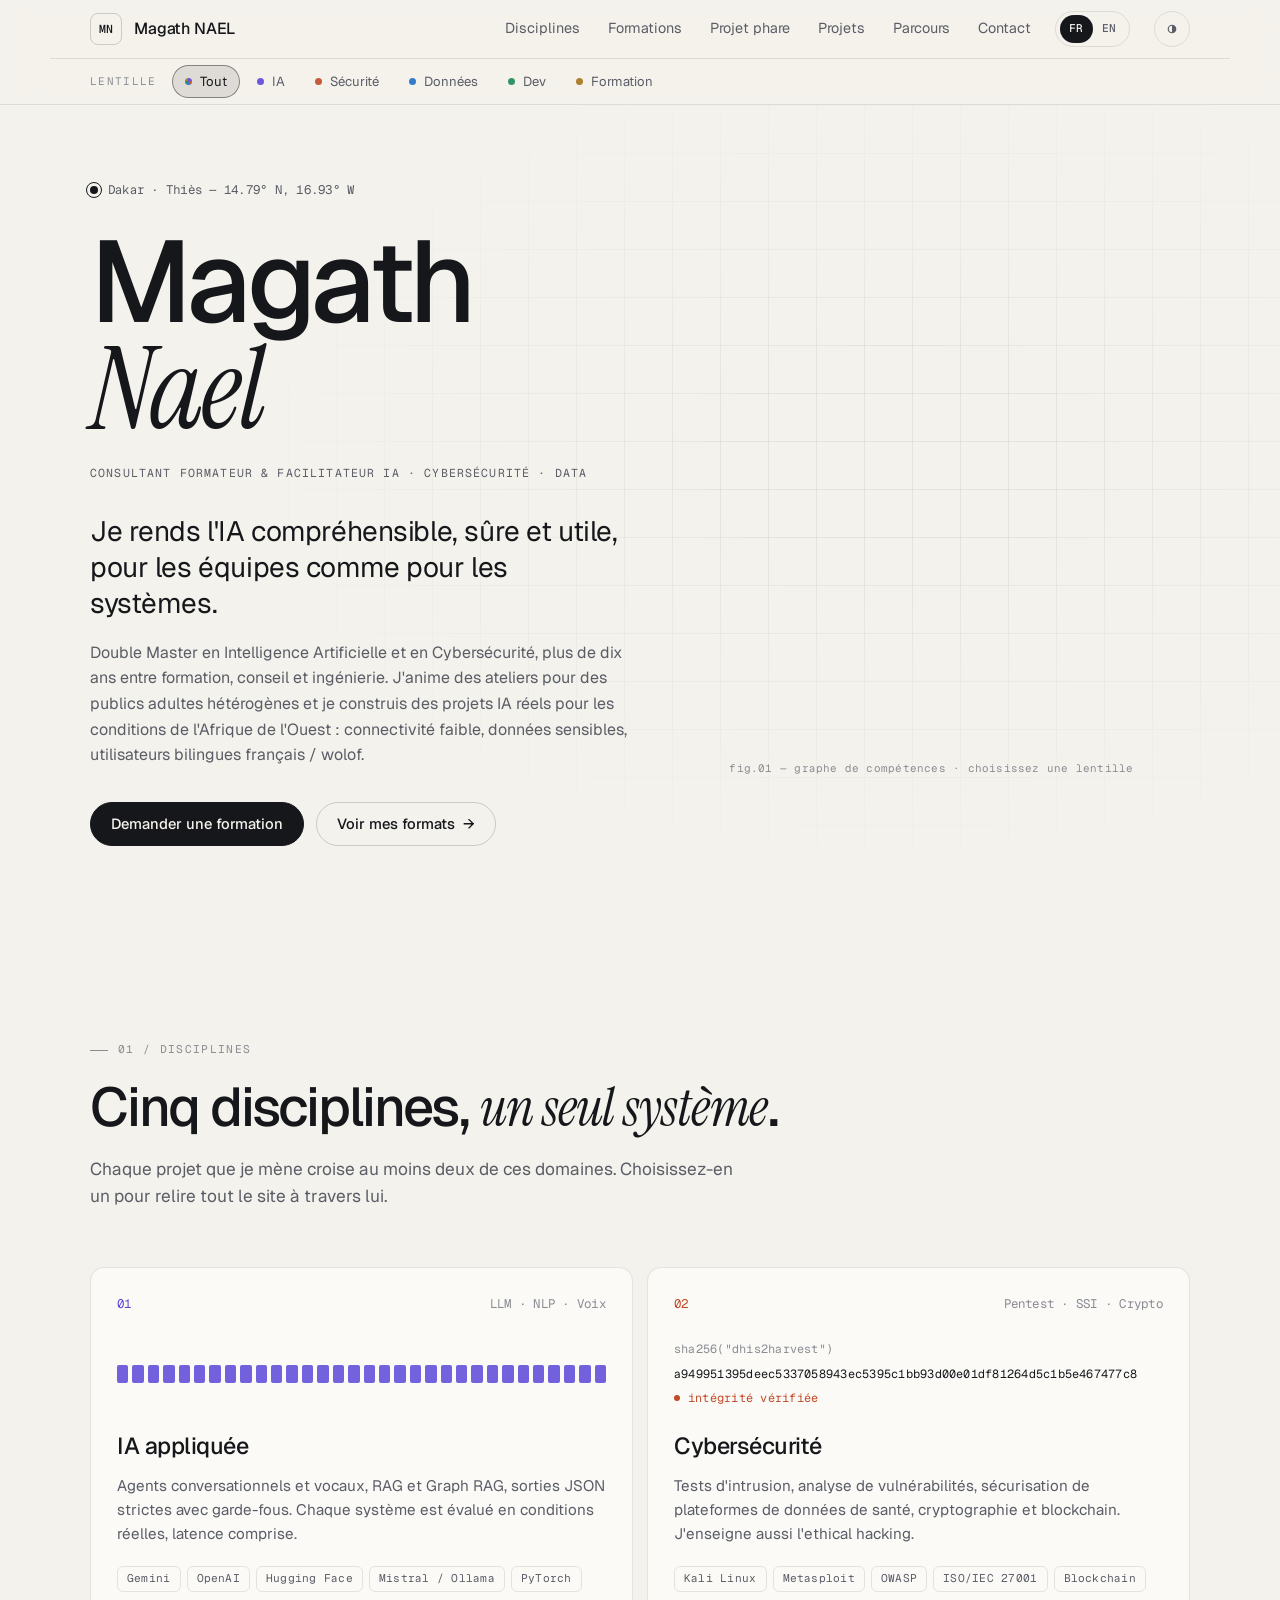
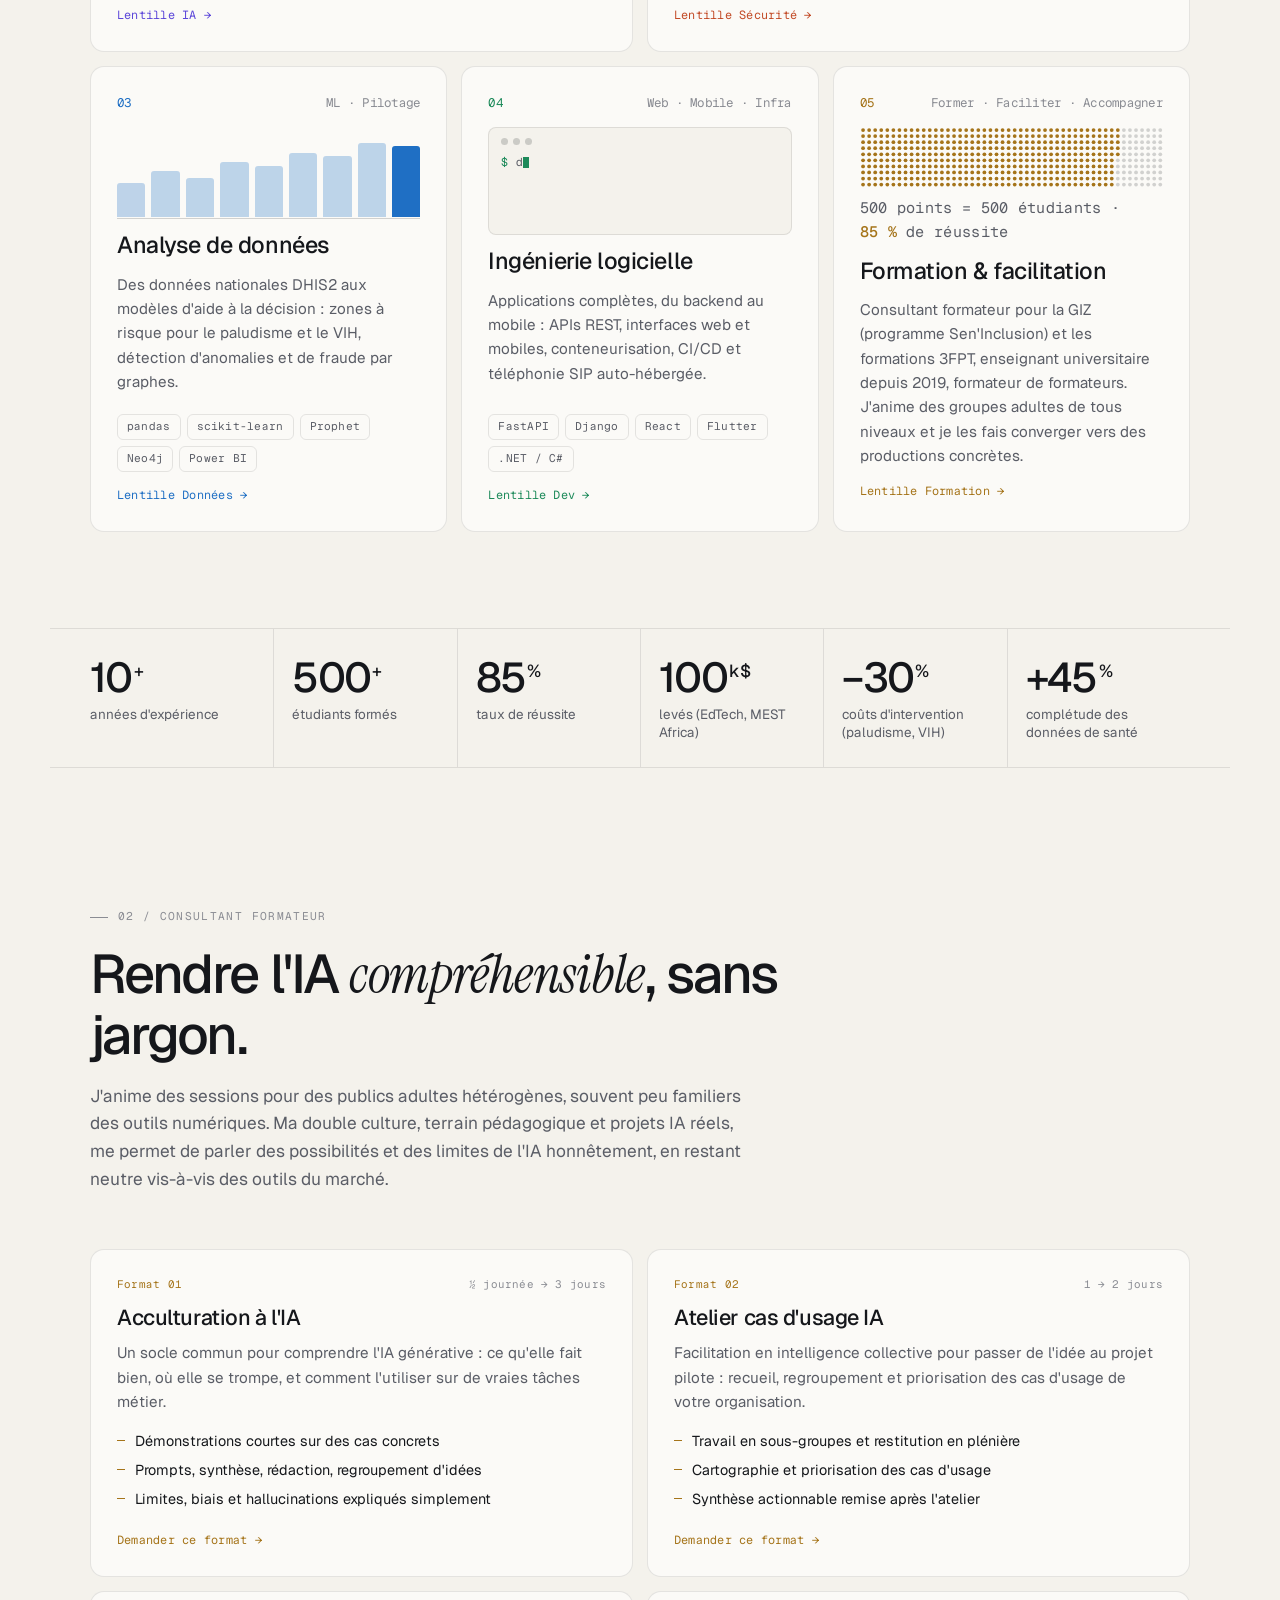
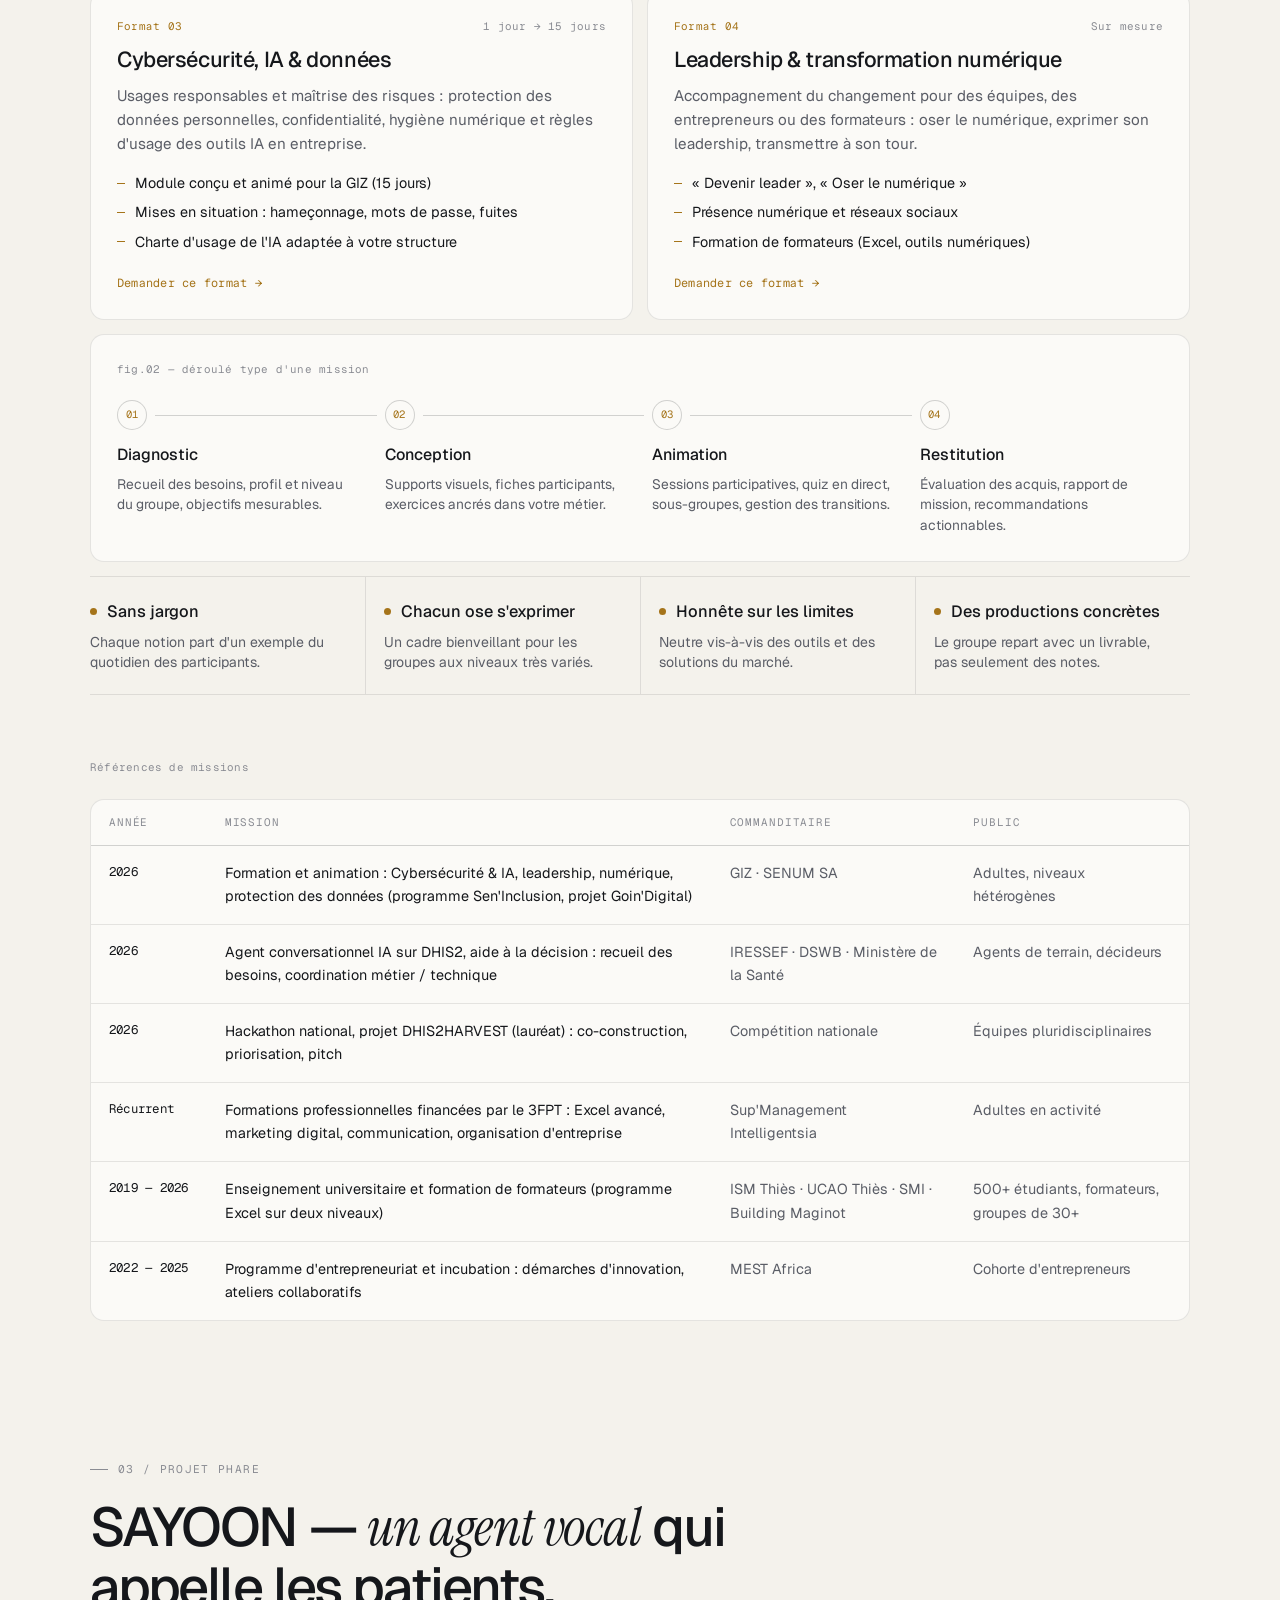
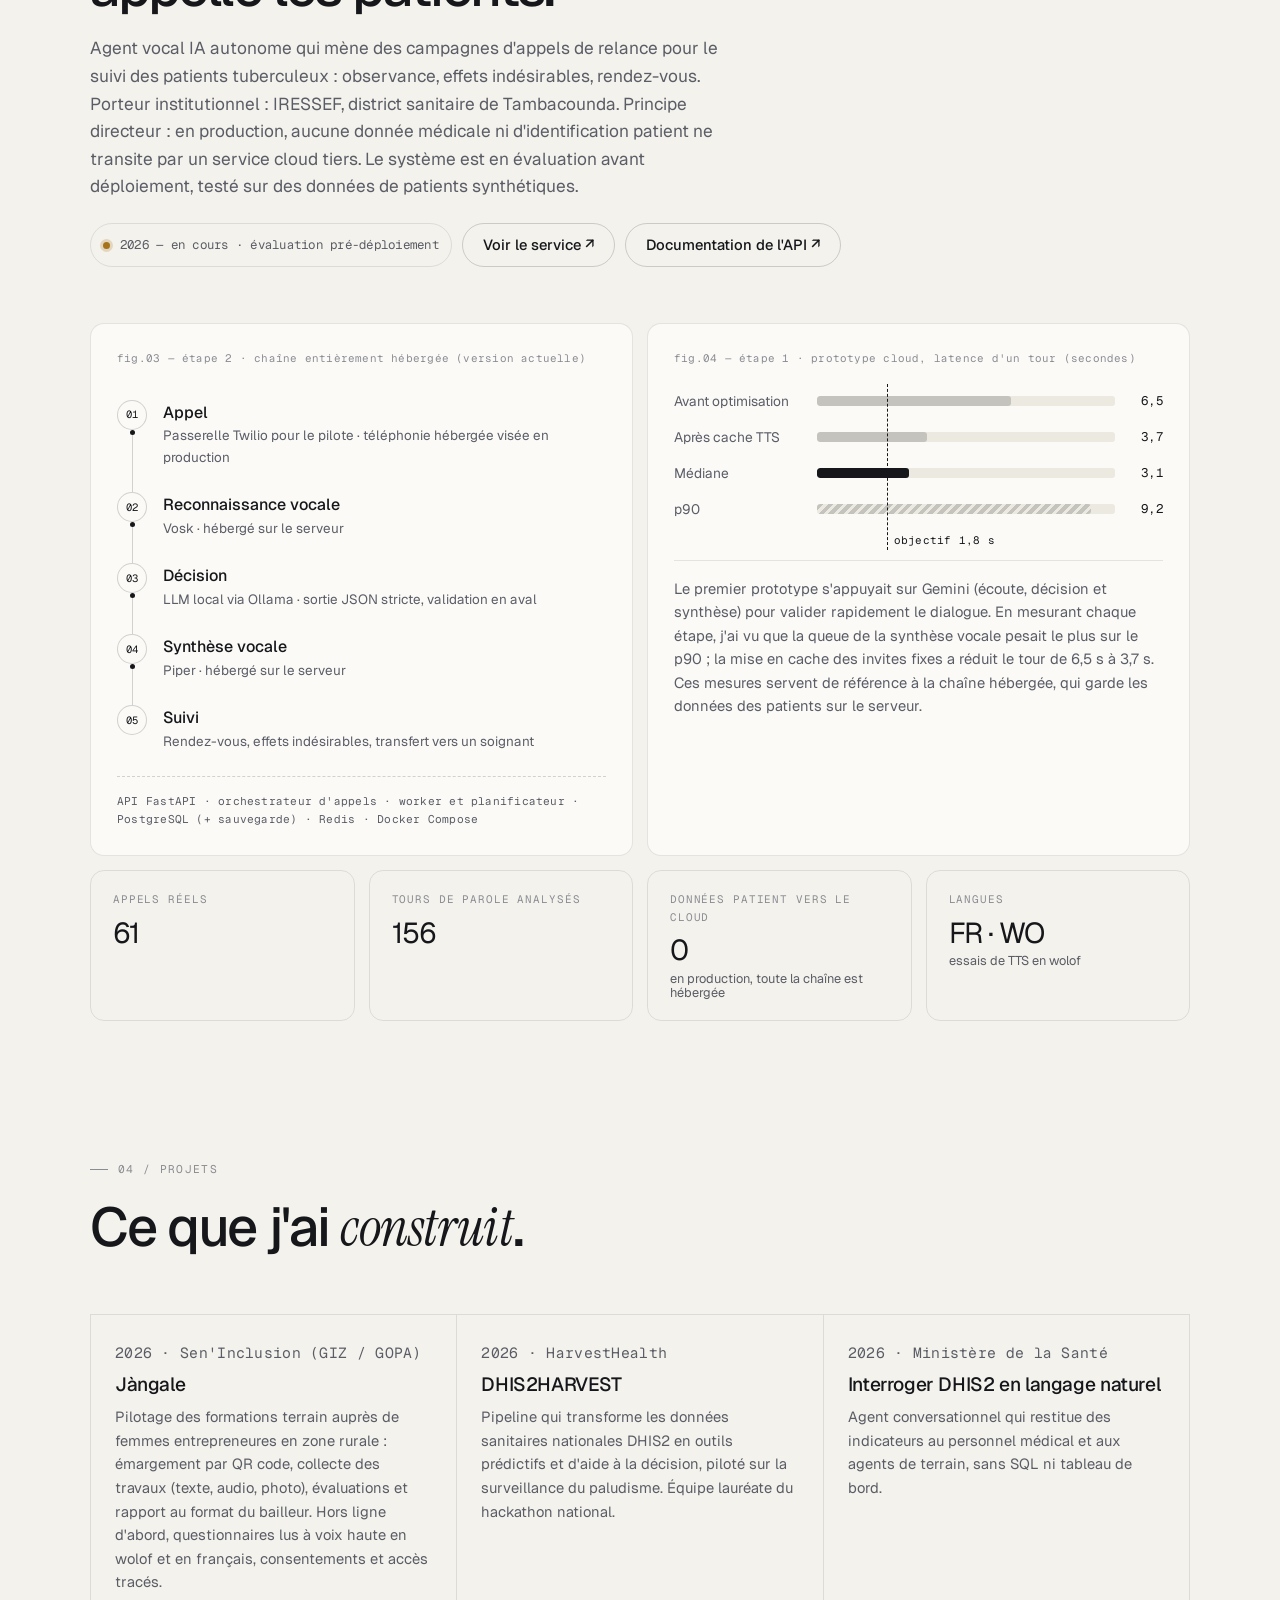
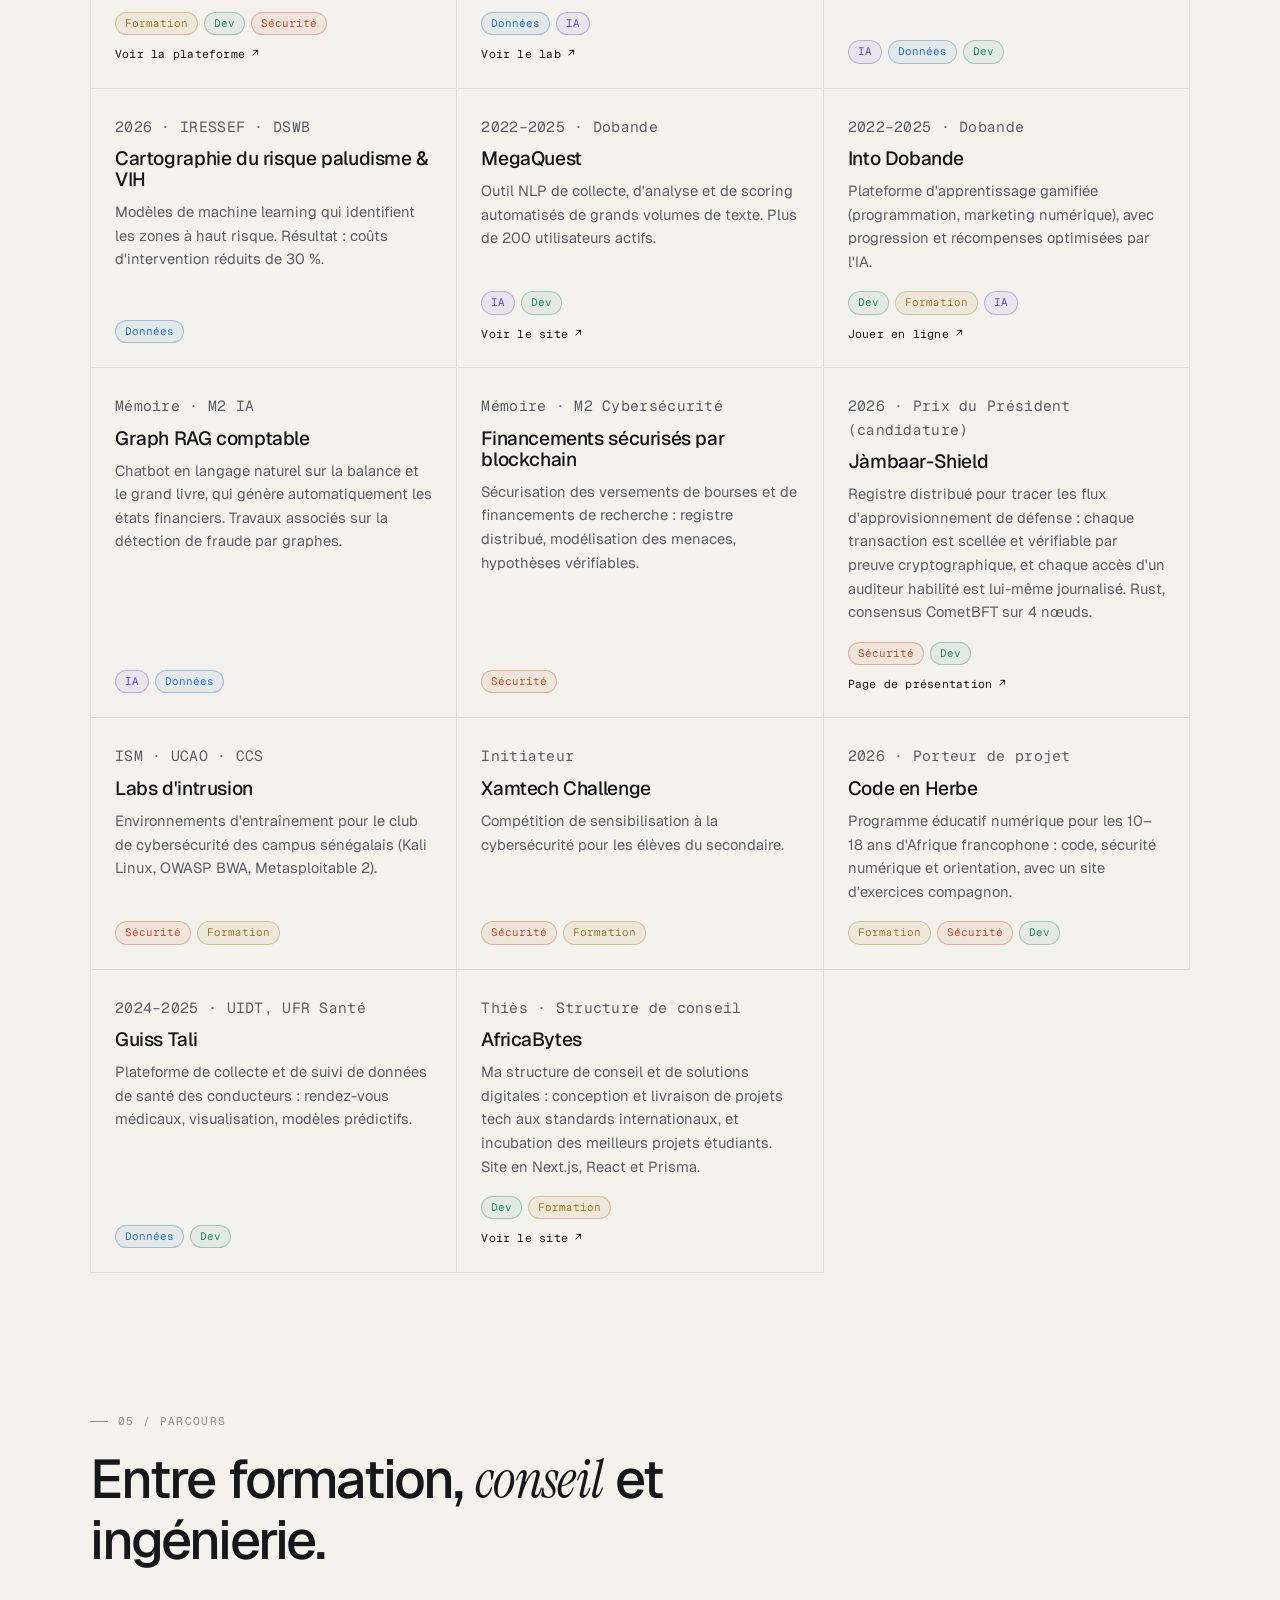
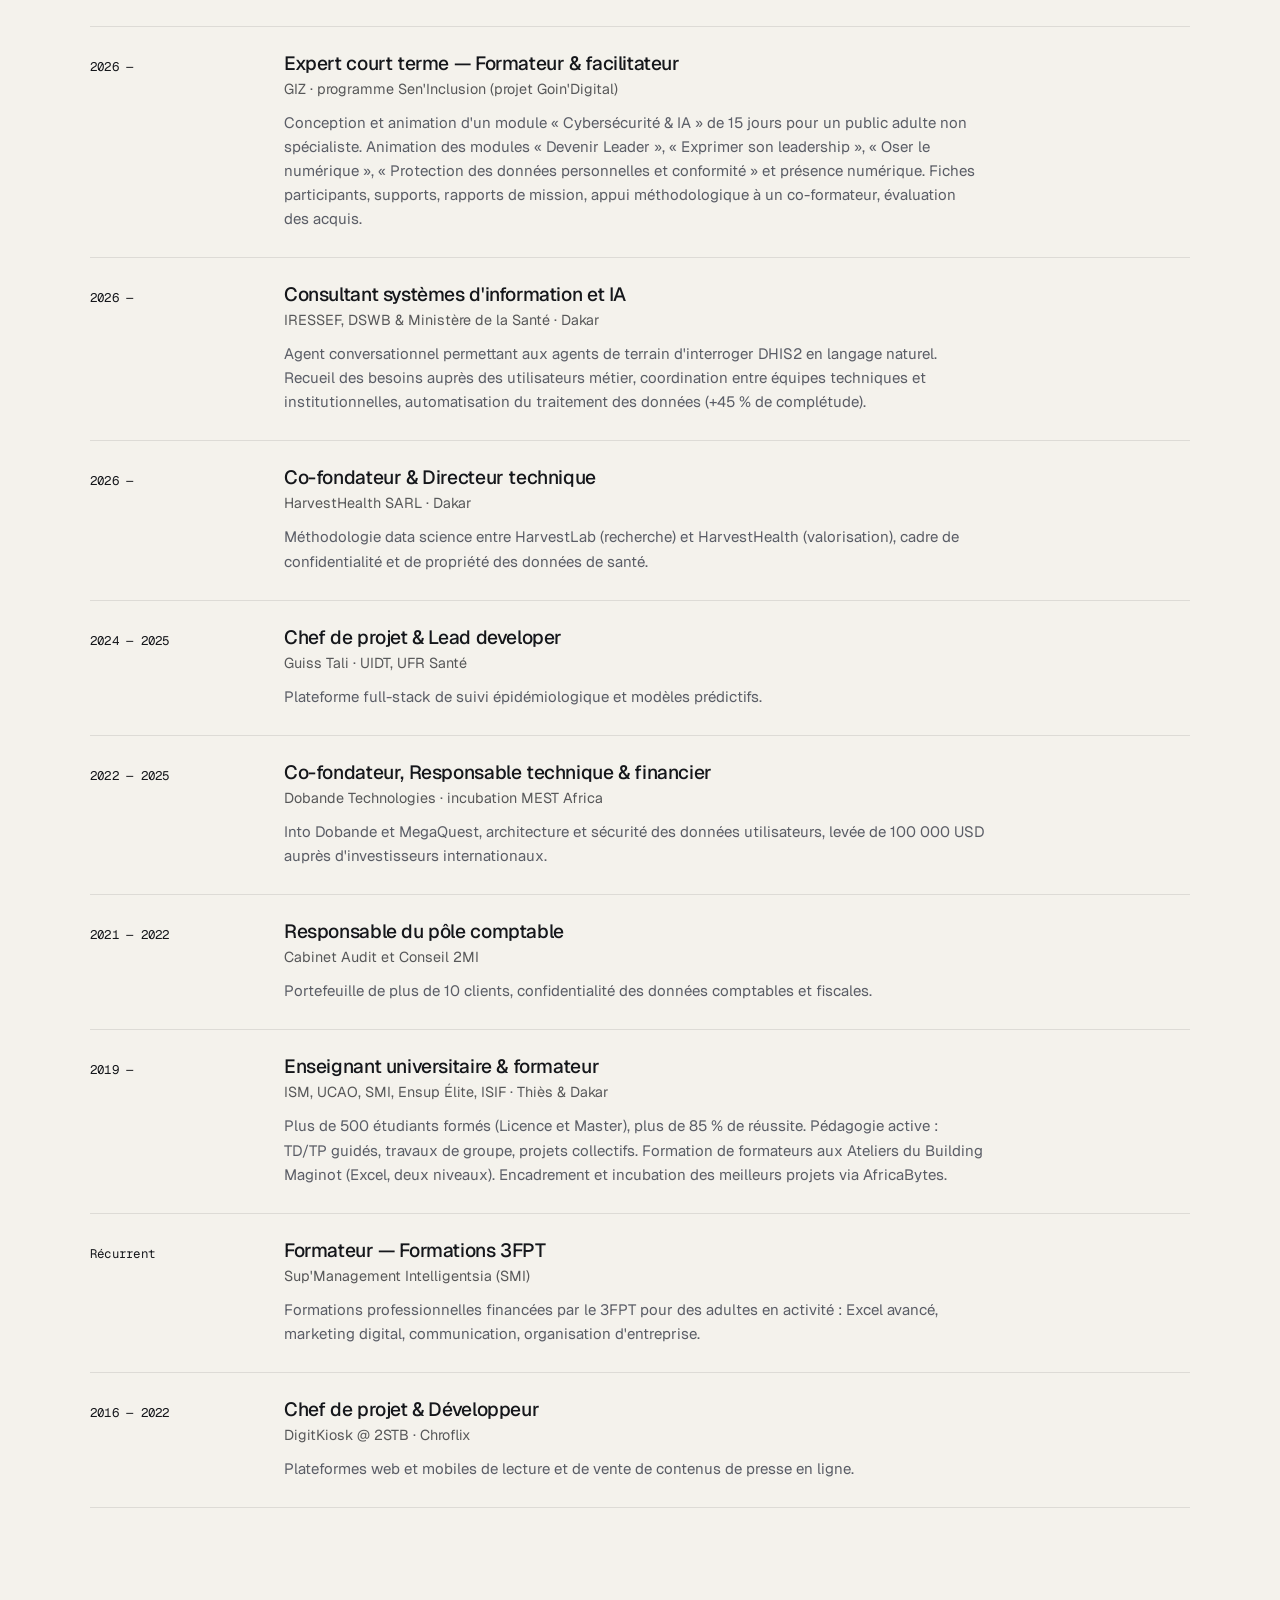
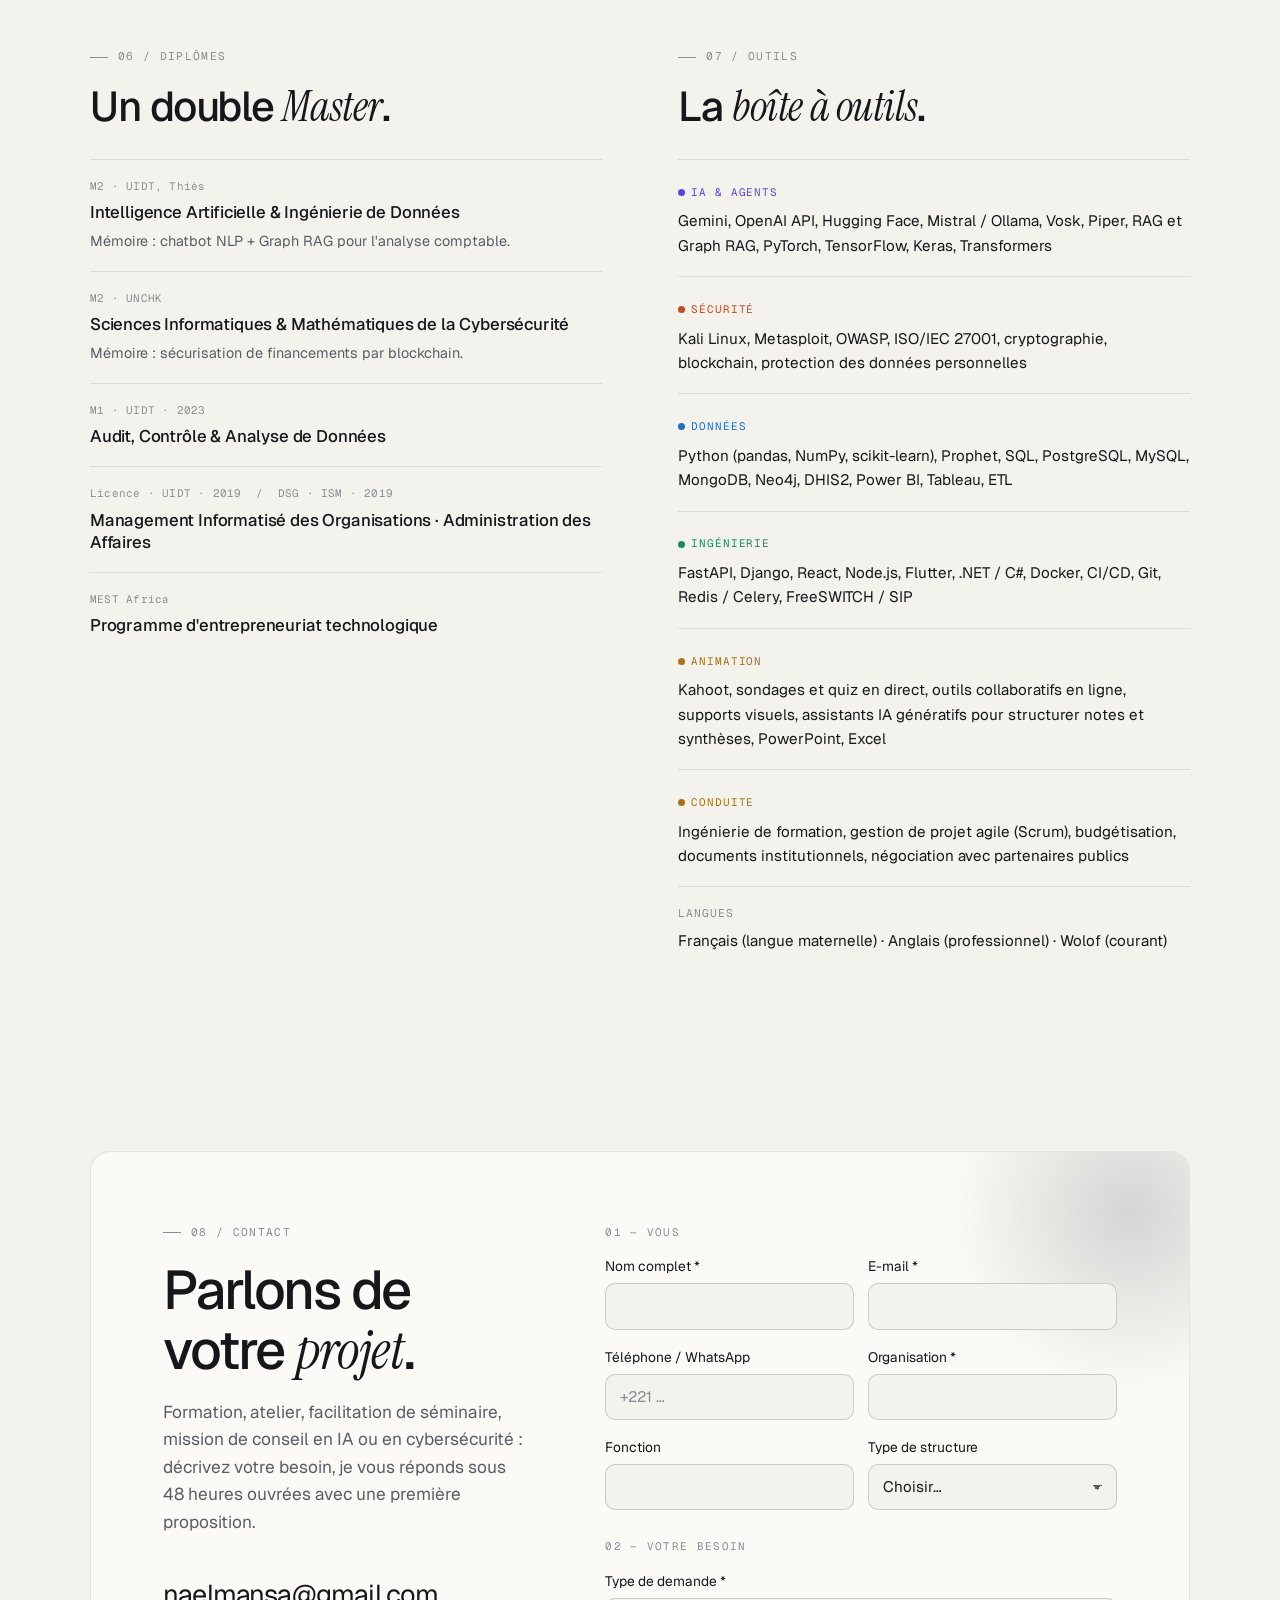
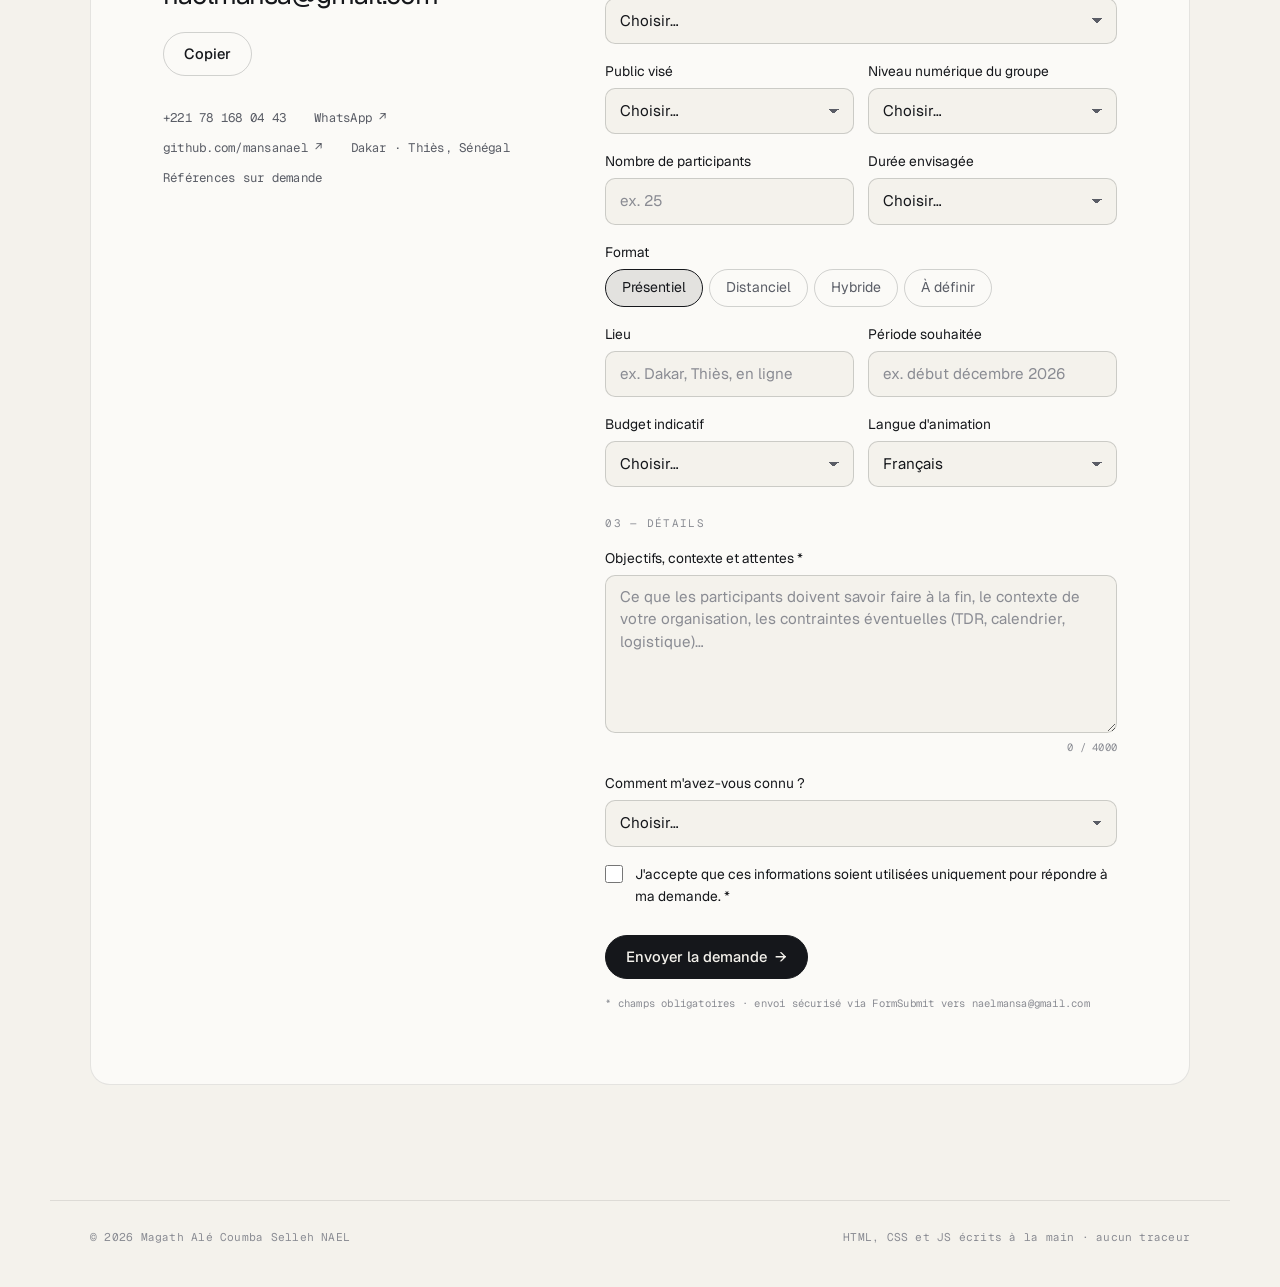
<file: index.html>
<!DOCTYPE html>
<html lang="fr" data-lens="all">
<head>
  <meta charset="UTF-8">
  <meta name="viewport" content="width=device-width, initial-scale=1">
  <title>Magath NAEL — Consultant formateur IA, Cybersécurité & Données</title>
  <meta name="description" content="Magath NAEL — Consultant formateur et facilitateur en intelligence artificielle, cybersécurité et transformation numérique. Ingénieur IA appliquée et data scientist. Dakar / Thiès, Sénégal.">
  <meta name="theme-color" content="#0b0c0e">
  <link rel="alternate" hreflang="fr" href="https://mansanael.netlify.app/">
  <link rel="alternate" hreflang="en" href="https://mansanael.netlify.app/en/">
  <link rel="alternate" hreflang="x-default" href="https://mansanael.netlify.app/">
  <link rel="icon" href="data:image/svg+xml,%3Csvg xmlns='http://www.w3.org/2000/svg' viewBox='0 0 32 32'%3E%3Crect width='32' height='32' rx='7' fill='%230b0c0e'/%3E%3Ctext x='16' y='21' text-anchor='middle' font-family='monospace' font-size='13' font-weight='600' fill='%23e9e7e2'%3EMN%3C/text%3E%3C/svg%3E">
  <link rel="preconnect" href="https://fonts.googleapis.com">
  <link rel="preconnect" href="https://fonts.gstatic.com" crossorigin>
  <link href="https://fonts.googleapis.com/css2?family=Geist:wght@300..700&family=Geist+Mono:wght@400;500&family=Instrument+Serif:ital@0;1&display=swap" rel="stylesheet">
  <link rel="stylesheet" href="style.css">
  <script>
    document.documentElement.classList.add('js');
    try {
      var t = localStorage.getItem('theme');
      if (t) document.documentElement.setAttribute('data-theme', t);
    } catch (e) {}
  </script>
</head>
<body>
  <a class="skip" href="#main">Aller au contenu</a>

  <!-- ============ EN-TÊTE ============ -->
  <header class="site-header">
    <div class="bar wrap">
      <a class="brand" href="#top" aria-label="Accueil">
        <span class="brand-mark mono">MN</span>
        <span class="brand-name">Magath NAEL</span>
      </a>
      <nav class="nav-links" aria-label="Navigation principale">
        <a href="#disciplines">Disciplines</a>
        <a href="#accompagnement">Formations</a>
        <a href="#sayoon">Projet phare</a>
        <a href="#projets">Projets</a>
        <a href="#parcours">Parcours</a>
        <a href="#contact">Contact</a>
      </nav>
      <a class="lang-switch mono" href="en/index.html" hreflang="en" lang="en" aria-label="Read this site in English"><b>FR</b><span>EN</span></a>
      <button class="theme-toggle" type="button" aria-label="Changer de thème">
        <svg viewBox="0 0 24 24" width="18" height="18" aria-hidden="true"><circle cx="12" cy="12" r="5" fill="none" stroke="currentColor" stroke-width="1.6"/><path d="M12 7a5 5 0 0 1 0 10z" fill="currentColor"/></svg>
      </button>
    </div>
    <div class="lens-row wrap">
      <span class="lens-label mono">Lentille</span>
      <div class="lens" role="group" aria-label="Lire le site à travers une spécialité">
        <button type="button" data-set-lens="all" aria-pressed="true"><i></i>Tout</button>
        <button type="button" data-set-lens="ia" aria-pressed="false"><i></i>IA</button>
        <button type="button" data-set-lens="secu" aria-pressed="false"><i></i>Sécurité</button>
        <button type="button" data-set-lens="data" aria-pressed="false"><i></i>Données</button>
        <button type="button" data-set-lens="dev" aria-pressed="false"><i></i>Dev</button>
        <button type="button" data-set-lens="edu" aria-pressed="false"><i></i>Formation</button>
      </div>
    </div>
  </header>

  <main id="main">

    <!-- ============ HERO ============ -->
    <section class="hero wrap" id="top">
      <div class="hero-text">
        <p class="eyebrow mono"><span class="pulse" aria-hidden="true"></span>Dakar · Thiès — 14.79° N, 16.93° W</p>
        <h1 class="hero-name">Magath <em>Nael</em></h1>
        <p class="hero-role mono">Consultant formateur &amp; facilitateur IA · Cybersécurité · Data</p>
        <p class="hero-statement" id="statement" aria-live="polite">Je rends l'IA compréhensible, sûre et utile, pour les équipes comme pour les systèmes.</p>
        <p class="hero-sub">Double Master en Intelligence Artificielle et en Cybersécurité, plus de dix ans entre formation, conseil et ingénierie. J'anime des ateliers pour des publics adultes hétérogènes et je construis des projets IA réels pour les conditions de l'Afrique de l'Ouest&nbsp;: connectivité faible, données sensibles, utilisateurs bilingues français&nbsp;/&nbsp;wolof.</p>
        <div class="hero-cta">
          <a class="btn btn-primary" href="#contact">Demander une formation</a>
          <a class="btn btn-ghost" href="#accompagnement">Voir mes formats <span aria-hidden="true">→</span></a>
        </div>
      </div>
      <figure class="hero-graph" aria-hidden="true">
        <canvas id="graph"></canvas>
        <figcaption class="mono">fig.01 — graphe de compétences · choisissez une lentille</figcaption>
      </figure>
    </section>

    <!-- ============ DISCIPLINES ============ -->
    <section class="section wrap" id="disciplines">
      <header class="section-head reveal">
        <p class="section-index mono">01 / Disciplines</p>
        <h2>Cinq disciplines, <em>un seul système</em>.</h2>
        <p class="lead">Chaque projet que je mène croise au moins deux de ces domaines. Choisissez-en un pour relire tout le site à travers lui.</p>
      </header>

      <div class="bento">
        <article class="card disc disc-ia reveal lensable" data-tags="ia">
          <div class="disc-top">
            <span class="disc-num mono">01</span>
            <span class="disc-kicker mono">LLM · NLP · Voix</span>
          </div>
          <div class="viz viz-wave" aria-hidden="true"><span></span><span></span><span></span><span></span><span></span><span></span><span></span><span></span><span></span><span></span><span></span><span></span><span></span><span></span><span></span><span></span><span></span><span></span><span></span><span></span><span></span><span></span><span></span><span></span><span></span><span></span><span></span><span></span><span></span><span></span><span></span><span></span></div>
          <h3>IA appliquée</h3>
          <p>Agents conversationnels et vocaux, RAG et Graph RAG, sorties JSON strictes avec garde-fous. Chaque système est évalué en conditions réelles, latence comprise.</p>
          <ul class="kw mono"><li>Gemini</li><li>OpenAI</li><li>Hugging Face</li><li>Mistral / Ollama</li><li>PyTorch</li></ul>
          <button class="card-link mono" type="button" data-set-lens="ia">Lentille IA <span aria-hidden="true">→</span></button>
        </article>

        <article class="card disc disc-secu reveal lensable" data-tags="secu">
          <div class="disc-top">
            <span class="disc-num mono">02</span>
            <span class="disc-kicker mono">Pentest · SSI · Crypto</span>
          </div>
          <div class="viz viz-hash mono" aria-hidden="true">
            <span class="hash-line">sha256</span>
            <span class="hash-out" id="hash">9f86d081884c7d659a2feaa0c55ad015a3bf4f1b2b0b822cd15d6c15b0f00a08</span>
            <span class="hash-state"><b></b>intégrité vérifiée</span>
          </div>
          <h3>Cybersécurité</h3>
          <p>Tests d'intrusion, analyse de vulnérabilités, sécurisation de plateformes de données de santé, cryptographie et blockchain. J'enseigne aussi l'ethical hacking.</p>
          <ul class="kw mono"><li>Kali Linux</li><li>Metasploit</li><li>OWASP</li><li>ISO/IEC 27001</li><li>Blockchain</li></ul>
          <button class="card-link mono" type="button" data-set-lens="secu">Lentille Sécurité <span aria-hidden="true">→</span></button>
        </article>

        <article class="card disc disc-data reveal lensable" data-tags="data">
          <div class="disc-top">
            <span class="disc-num mono">03</span>
            <span class="disc-kicker mono">ML · Pilotage</span>
          </div>
          <div class="viz viz-bars" aria-hidden="true">
            <span style="--h:38%"></span><span style="--h:52%"></span><span style="--h:44%"></span><span style="--h:61%"></span><span style="--h:57%"></span><span style="--h:72%"></span><span style="--h:68%"></span><span style="--h:83%"></span><span style="--h:79%" class="hi"></span>
          </div>
          <h3>Analyse de données</h3>
          <p>Des données nationales DHIS2 aux modèles d'aide à la décision&nbsp;: zones à risque pour le paludisme et le VIH, détection d'anomalies et de fraude par graphes.</p>
          <ul class="kw mono"><li>pandas</li><li>scikit-learn</li><li>Prophet</li><li>Neo4j</li><li>Power BI</li></ul>
          <button class="card-link mono" type="button" data-set-lens="data">Lentille Données <span aria-hidden="true">→</span></button>
        </article>

        <article class="card disc disc-dev reveal lensable" data-tags="dev">
          <div class="disc-top">
            <span class="disc-num mono">04</span>
            <span class="disc-kicker mono">Web · Mobile · Infra</span>
          </div>
          <div class="viz viz-term mono" aria-hidden="true">
            <div class="term-dots"><i></i><i></i><i></i></div>
            <pre id="term"><span class="p">$</span> docker compose up -d
<span class="ok">✓</span> api      fastapi   :8000
<span class="ok">✓</span> worker   celery    ready
<span class="ok">✓</span> db       postgres  healthy</pre>
          </div>
          <h3>Ingénierie logicielle</h3>
          <p>Applications complètes, du backend au mobile&nbsp;: APIs REST, interfaces web et mobiles, conteneurisation, CI/CD et téléphonie SIP auto-hébergée.</p>
          <ul class="kw mono"><li>FastAPI</li><li>Django</li><li>React</li><li>Flutter</li><li>.NET / C#</li></ul>
          <button class="card-link mono" type="button" data-set-lens="dev">Lentille Dev <span aria-hidden="true">→</span></button>
        </article>

        <article class="card disc disc-edu reveal lensable" data-tags="edu">
          <div class="disc-top">
            <span class="disc-num mono">05</span>
            <span class="disc-kicker mono">Former · Faciliter · Accompagner</span>
          </div>
          <div class="viz viz-dots" aria-hidden="true"><svg id="dots" viewBox="0 0 250 80" preserveAspectRatio="xMidYMid meet"></svg></div>
          <p class="viz-caption mono">500 points = 500 étudiants · <b>85&nbsp;%</b> de réussite</p>
          <h3>Formation &amp; facilitation</h3>
          <p>Consultant formateur pour la GIZ (programme Sen'Inclusion) et les formations 3FPT, enseignant universitaire depuis 2019, formateur de formateurs. J'anime des groupes adultes de tous niveaux et je les fais converger vers des productions concrètes.</p>
          <button class="card-link mono" type="button" data-set-lens="edu">Lentille Formation <span aria-hidden="true">→</span></button>
        </article>
      </div>
    </section>

    <!-- ============ CHIFFRES ============ -->
    <section class="metrics wrap" aria-label="Quelques chiffres">
      <div class="metric reveal lensable" data-tags="ia data dev edu secu">
        <span class="metric-v">10<sup>+</sup></span><span class="metric-l">années d'expérience</span>
      </div>
      <div class="metric reveal lensable" data-tags="edu">
        <span class="metric-v">500<sup>+</sup></span><span class="metric-l">étudiants formés</span>
      </div>
      <div class="metric reveal lensable" data-tags="edu">
        <span class="metric-v">85<sup>%</sup></span><span class="metric-l">taux de réussite</span>
      </div>
      <div class="metric reveal lensable" data-tags="dev ia">
        <span class="metric-v">100<sup>k$</sup></span><span class="metric-l">levés (EdTech, MEST Africa)</span>
      </div>
      <div class="metric reveal lensable" data-tags="data">
        <span class="metric-v">−30<sup>%</sup></span><span class="metric-l">coûts d'intervention (paludisme, VIH)</span>
      </div>
      <div class="metric reveal lensable" data-tags="data secu">
        <span class="metric-v">+45<sup>%</sup></span><span class="metric-l">complétude des données de santé</span>
      </div>
    </section>

    <!-- ============ CONSULTANT FORMATEUR ============ -->
    <section class="section wrap" id="accompagnement">
      <header class="section-head reveal">
        <p class="section-index mono">02 / Consultant formateur</p>
        <h2>Rendre l'IA <em>compréhensible</em>, sans jargon.</h2>
        <p class="lead">J'anime des sessions pour des publics adultes hétérogènes, souvent peu familiers des outils numériques. Ma double culture, terrain pédagogique et projets IA réels, me permet de parler des possibilités et des limites de l'IA honnêtement, en restant neutre vis-à-vis des outils du marché.</p>
      </header>

      <div class="offers">
        <article class="card offer reveal lensable" data-tags="edu ia">
          <p class="offer-meta mono"><span>Format 01</span><span>½ journée → 3 jours</span></p>
          <h3>Acculturation à l'IA</h3>
          <p>Un socle commun pour comprendre l'IA générative&nbsp;: ce qu'elle fait bien, où elle se trompe, et comment l'utiliser sur de vraies tâches métier.</p>
          <ul class="offer-list">
            <li>Démonstrations courtes sur des cas concrets</li>
            <li>Prompts, synthèse, rédaction, regroupement d'idées</li>
            <li>Limites, biais et hallucinations expliqués simplement</li>
          </ul>
          <button class="offer-cta mono" type="button" data-request="Atelier d'acculturation à l'IA">Demander ce format <span aria-hidden="true">→</span></button>
        </article>

        <article class="card offer reveal lensable" data-tags="edu ia data">
          <p class="offer-meta mono"><span>Format 02</span><span>1 → 2 jours</span></p>
          <h3>Atelier cas d'usage IA</h3>
          <p>Facilitation en intelligence collective pour passer de l'idée au projet pilote&nbsp;: recueil, regroupement et priorisation des cas d'usage de votre organisation.</p>
          <ul class="offer-list">
            <li>Travail en sous-groupes et restitution en plénière</li>
            <li>Cartographie et priorisation des cas d'usage</li>
            <li>Synthèse actionnable remise après l'atelier</li>
          </ul>
          <button class="offer-cta mono" type="button" data-request="Atelier cas d'usage IA / facilitation">Demander ce format <span aria-hidden="true">→</span></button>
        </article>

        <article class="card offer reveal lensable" data-tags="edu secu">
          <p class="offer-meta mono"><span>Format 03</span><span>1 jour → 15 jours</span></p>
          <h3>Cybersécurité, IA &amp; données</h3>
          <p>Usages responsables et maîtrise des risques&nbsp;: protection des données personnelles, confidentialité, hygiène numérique et règles d'usage des outils IA en entreprise.</p>
          <ul class="offer-list">
            <li>Module conçu et animé pour la GIZ (15 jours)</li>
            <li>Mises en situation&nbsp;: hameçonnage, mots de passe, fuites</li>
            <li>Charte d'usage de l'IA adaptée à votre structure</li>
          </ul>
          <button class="offer-cta mono" type="button" data-request="Formation cybersécurité, IA et protection des données">Demander ce format <span aria-hidden="true">→</span></button>
        </article>

        <article class="card offer reveal lensable" data-tags="edu">
          <p class="offer-meta mono"><span>Format 04</span><span>Sur mesure</span></p>
          <h3>Leadership &amp; transformation numérique</h3>
          <p>Accompagnement du changement pour des équipes, des entrepreneurs ou des formateurs&nbsp;: oser le numérique, exprimer son leadership, transmettre à son tour.</p>
          <ul class="offer-list">
            <li>«&nbsp;Devenir leader&nbsp;», «&nbsp;Oser le numérique&nbsp;»</li>
            <li>Présence numérique et réseaux sociaux</li>
            <li>Formation de formateurs (Excel, outils numériques)</li>
          </ul>
          <button class="offer-cta mono" type="button" data-request="Leadership et transformation numérique">Demander ce format <span aria-hidden="true">→</span></button>
        </article>
      </div>

      <div class="method reveal lensable" data-tags="edu">
        <p class="block-title mono">fig.02 — déroulé type d'une mission</p>
        <ol class="method-steps">
          <li><span class="mono">01</span><b>Diagnostic</b><small>Recueil des besoins, profil et niveau du groupe, objectifs mesurables.</small></li>
          <li><span class="mono">02</span><b>Conception</b><small>Supports visuels, fiches participants, exercices ancrés dans votre métier.</small></li>
          <li><span class="mono">03</span><b>Animation</b><small>Sessions participatives, quiz en direct, sous-groupes, gestion des transitions.</small></li>
          <li><span class="mono">04</span><b>Restitution</b><small>Évaluation des acquis, rapport de mission, recommandations actionnables.</small></li>
        </ol>
      </div>

      <ul class="principles">
        <li class="reveal lensable" data-tags="edu"><b>Sans jargon</b><span>Chaque notion part d'un exemple du quotidien des participants.</span></li>
        <li class="reveal lensable" data-tags="edu"><b>Chacun ose s'exprimer</b><span>Un cadre bienveillant pour les groupes aux niveaux très variés.</span></li>
        <li class="reveal lensable" data-tags="edu ia"><b>Honnête sur les limites</b><span>Neutre vis-à-vis des outils et des solutions du marché.</span></li>
        <li class="reveal lensable" data-tags="edu"><b>Des productions concrètes</b><span>Le groupe repart avec un livrable, pas seulement des notes.</span></li>
      </ul>

      <div class="missions reveal">
        <p class="block-title mono">Références de missions</p>
        <div class="table-scroll">
          <table>
            <thead>
              <tr><th scope="col">Année</th><th scope="col">Mission</th><th scope="col">Commanditaire</th><th scope="col">Public</th></tr>
            </thead>
            <tbody>
              <tr class="lensable" data-tags="edu secu ia">
                <td class="mono">2026</td>
                <td>Formation et animation&nbsp;: Cybersécurité &amp; IA, leadership, numérique, protection des données (programme Sen'Inclusion, projet Goin'Digital)</td>
                <td>GIZ · SENUM SA</td>
                <td>Adultes, niveaux hétérogènes</td>
              </tr>
              <tr class="lensable" data-tags="ia data">
                <td class="mono">2026</td>
                <td>Agent conversationnel IA sur DHIS2, aide à la décision&nbsp;: recueil des besoins, coordination métier / technique</td>
                <td>IRESSEF · DSWB · Ministère de la Santé</td>
                <td>Agents de terrain, décideurs</td>
              </tr>
              <tr class="lensable" data-tags="edu data ia">
                <td class="mono">2026</td>
                <td>Hackathon national, projet DHIS2HARVEST (lauréat)&nbsp;: co-construction, priorisation, pitch</td>
                <td>Compétition nationale</td>
                <td>Équipes pluridisciplinaires</td>
              </tr>
              <tr class="lensable" data-tags="edu">
                <td class="mono">Récurrent</td>
                <td>Formations professionnelles financées par le 3FPT&nbsp;: Excel avancé, marketing digital, communication, organisation d'entreprise</td>
                <td>Sup'Management Intelligentsia</td>
                <td>Adultes en activité</td>
              </tr>
              <tr class="lensable" data-tags="edu">
                <td class="mono">2019 — 2026</td>
                <td>Enseignement universitaire et formation de formateurs (programme Excel sur deux niveaux)</td>
                <td>ISM Thiès · UCAO Thiès · SMI · Building Maginot</td>
                <td>500+ étudiants, formateurs, groupes de 30+</td>
              </tr>
              <tr class="lensable" data-tags="edu dev">
                <td class="mono">2022 — 2025</td>
                <td>Programme d'entrepreneuriat et incubation&nbsp;: démarches d'innovation, ateliers collaboratifs</td>
                <td>MEST Africa</td>
                <td>Cohorte d'entrepreneurs</td>
              </tr>
            </tbody>
          </table>
        </div>
      </div>
    </section>

    <!-- ============ PROJET PHARE ============ -->
    <section class="section wrap lensable" id="sayoon" data-tags="ia dev data">
      <header class="section-head reveal">
        <p class="section-index mono">03 / Projet phare</p>
        <h2>SAYOON — <em>un agent vocal</em> qui appelle les patients.</h2>
        <p class="lead">Agent vocal IA autonome qui mène des campagnes d'appels de relance pour le suivi des patients tuberculeux&nbsp;: observance, effets indésirables, rendez-vous. Porteur institutionnel&nbsp;: IRESSEF, district sanitaire de Tambacounda. Principe directeur&nbsp;: en production, aucune donnée médicale ni d'identification patient ne transite par un service cloud tiers. Le système est en évaluation avant déploiement, testé sur des données de patients synthétiques.</p>
        <div class="links-row">
          <p class="status mono"><span class="dot"></span>2026 — en cours · évaluation pré-déploiement</p>
          <a class="btn btn-ghost" href="https://sayoon.178-33-91-81.sslip.io" target="_blank" rel="noopener">Voir le service ↗</a>
          <a class="btn btn-ghost" href="https://sayoon.178-33-91-81.sslip.io/docs" target="_blank" rel="noopener">Documentation de l'API ↗</a>
        </div>
      </header>

      <div class="case">
        <div class="case-block reveal">
          <p class="block-title mono">fig.03 — étape 2 · chaîne entièrement hébergée (version actuelle)</p>
          <ol class="pipeline">
            <li><span class="mono">01</span><b>Appel</b><small>Passerelle Twilio pour le pilote · téléphonie hébergée visée en production</small></li>
            <li><span class="mono">02</span><b>Reconnaissance vocale</b><small>Vosk · hébergé sur le serveur</small></li>
            <li><span class="mono">03</span><b>Décision</b><small>LLM local via Ollama · sortie JSON stricte, validation en aval</small></li>
            <li><span class="mono">04</span><b>Synthèse vocale</b><small>Piper · hébergé sur le serveur</small></li>
            <li><span class="mono">05</span><b>Suivi</b><small>Rendez-vous, effets indésirables, transfert vers un soignant</small></li>
          </ol>
          <p class="pipeline-foot mono">API FastAPI · orchestrateur d'appels · worker et planificateur · PostgreSQL (+ sauvegarde) · Redis · Docker Compose</p>
        </div>

        <div class="case-block reveal">
          <p class="block-title mono">fig.04 — étape 1 · prototype cloud, latence d'un tour (secondes)</p>
          <div class="latency" role="img" aria-label="Latence du prototype : 6,5 s avant optimisation, 3,7 s après mise en cache, médiane 3,1 s, p90 9,2 s, objectif 1,8 s.">
            <div class="lat-row"><span class="lat-l">Avant optimisation</span><span class="lat-bar"><i style="--w:65%"></i></span><span class="lat-v mono">6,5</span></div>
            <div class="lat-row"><span class="lat-l">Après cache TTS</span><span class="lat-bar"><i style="--w:37%"></i></span><span class="lat-v mono">3,7</span></div>
            <div class="lat-row is-accent"><span class="lat-l">Médiane</span><span class="lat-bar"><i style="--w:31%"></i></span><span class="lat-v mono">3,1</span></div>
            <div class="lat-row is-muted"><span class="lat-l">p90</span><span class="lat-bar"><i style="--w:92%"></i></span><span class="lat-v mono">9,2</span></div>
            <div class="lat-target" style="--x:0.18"><span class="mono">objectif 1,8&nbsp;s</span></div>
          </div>
          <p class="note">Le premier prototype s'appuyait sur Gemini (écoute, décision et synthèse) pour valider rapidement le dialogue. En mesurant chaque étape, j'ai vu que la queue de la synthèse vocale pesait le plus sur le p90&nbsp;; la mise en cache des invites fixes a réduit le tour de 6,5&nbsp;s à 3,7&nbsp;s. Ces mesures servent de référence à la chaîne hébergée, qui garde les données des patients sur le serveur.</p>
        </div>

        <dl class="case-stats reveal">
          <div><dt class="mono">appels réels</dt><dd>61</dd></div>
          <div><dt class="mono">tours de parole analysés</dt><dd>156</dd></div>
          <div><dt class="mono">données patient vers le cloud</dt><dd>0<small>en production, toute la chaîne est hébergée</small></dd></div>
          <div><dt class="mono">langues</dt><dd>FR · WO<small>essais de TTS en wolof</small></dd></div>
        </dl>
      </div>
    </section>

    <!-- ============ PROJETS ============ -->
    <section class="section wrap" id="projets">
      <header class="section-head reveal">
        <p class="section-index mono">04 / Projets</p>
        <h2>Ce que j'ai <em>construit</em>.</h2>
      </header>

      <div class="projects">
        <article class="project reveal lensable" data-tags="edu dev secu">
          <p class="project-meta mono">2026 · Sen'Inclusion (GIZ / GOPA)</p>
          <h3>Jàngale</h3>
          <p>Pilotage des formations terrain auprès de femmes entrepreneures en zone rurale&nbsp;: émargement par QR code, collecte des travaux (texte, audio, photo), évaluations et rapport au format du bailleur. Hors ligne d'abord, questionnaires lus à voix haute en wolof et en français, consentements et accès tracés.</p>
          <ul class="tags"><li data-t="edu">Formation</li><li data-t="dev">Dev</li><li data-t="secu">Sécurité</li></ul>
          <a class="project-link mono" href="https://jangale.178-33-91-81.sslip.io" target="_blank" rel="noopener">Voir la plateforme ↗</a>
        </article>

        <article class="project reveal lensable" data-tags="data ia">
          <p class="project-meta mono">2026 · HarvestHealth</p>
          <h3>DHIS2HARVEST</h3>
          <p>Pipeline qui transforme les données sanitaires nationales DHIS2 en outils prédictifs et d'aide à la décision, piloté sur la surveillance du paludisme. Équipe lauréate du hackathon national.</p>
          <ul class="tags"><li data-t="data">Données</li><li data-t="ia">IA</li></ul>
          <a class="project-link mono" href="https://lab.dhis-harvest.com" target="_blank" rel="noopener">Voir le lab ↗</a>
        </article>

        <article class="project reveal lensable" data-tags="ia data dev">
          <p class="project-meta mono">2026 · Ministère de la Santé</p>
          <h3>Interroger DHIS2 en langage naturel</h3>
          <p>Agent conversationnel qui restitue des indicateurs au personnel médical et aux agents de terrain, sans SQL ni tableau de bord.</p>
          <ul class="tags"><li data-t="ia">IA</li><li data-t="data">Données</li><li data-t="dev">Dev</li></ul>
        </article>

        <article class="project reveal lensable" data-tags="data">
          <p class="project-meta mono">2026 · IRESSEF · DSWB</p>
          <h3>Cartographie du risque paludisme &amp; VIH</h3>
          <p>Modèles de machine learning qui identifient les zones à haut risque. Résultat&nbsp;: coûts d'intervention réduits de 30&nbsp;%.</p>
          <ul class="tags"><li data-t="data">Données</li></ul>
        </article>

        <article class="project reveal lensable" data-tags="ia dev">
          <p class="project-meta mono">2022–2025 · Dobande</p>
          <h3>MegaQuest</h3>
          <p>Outil NLP de collecte, d'analyse et de scoring automatisés de grands volumes de texte. Plus de 200 utilisateurs actifs.</p>
          <ul class="tags"><li data-t="ia">IA</li><li data-t="dev">Dev</li></ul>
          <a class="project-link mono" href="https://megaquest.io" target="_blank" rel="noopener">Voir le site ↗</a>
        </article>

        <article class="project reveal lensable" data-tags="dev edu ia">
          <p class="project-meta mono">2022–2025 · Dobande</p>
          <h3>Into Dobande</h3>
          <p>Plateforme d'apprentissage gamifiée (programmation, marketing numérique), avec progression et récompenses optimisées par l'IA.</p>
          <ul class="tags"><li data-t="dev">Dev</li><li data-t="edu">Formation</li><li data-t="ia">IA</li></ul>
          <a class="project-link mono" href="https://mansanael.github.io/dobande-web/" target="_blank" rel="noopener">Jouer en ligne ↗</a>
        </article>

        <article class="project reveal lensable" data-tags="ia data">
          <p class="project-meta mono">Mémoire · M2 IA</p>
          <h3>Graph RAG comptable</h3>
          <p>Chatbot en langage naturel sur la balance et le grand livre, qui génère automatiquement les états financiers. Travaux associés sur la détection de fraude par graphes.</p>
          <ul class="tags"><li data-t="ia">IA</li><li data-t="data">Données</li></ul>
        </article>

        <article class="project reveal lensable" data-tags="secu">
          <p class="project-meta mono">Mémoire · M2 Cybersécurité</p>
          <h3>Financements sécurisés par blockchain</h3>
          <p>Sécurisation des versements de bourses et de financements de recherche&nbsp;: registre distribué, modélisation des menaces, hypothèses vérifiables.</p>
          <ul class="tags"><li data-t="secu">Sécurité</li></ul>
        </article>

        <article class="project reveal lensable" data-tags="secu dev">
          <p class="project-meta mono">2026 · Prix du Président (candidature)</p>
          <h3>Jàmbaar-Shield</h3>
          <p>Registre distribué pour tracer les flux d'approvisionnement de défense&nbsp;: chaque transaction est scellée et vérifiable par preuve cryptographique, et chaque accès d'un auditeur habilité est lui-même journalisé. Rust, consensus CometBFT sur 4&nbsp;nœuds.</p>
          <ul class="tags"><li data-t="secu">Sécurité</li><li data-t="dev">Dev</li></ul>
          <a class="project-link mono" href="http://178.33.91.81:8088/jury/" target="_blank" rel="noopener">Page de présentation ↗</a>
        </article>

        <article class="project reveal lensable" data-tags="secu edu">
          <p class="project-meta mono">ISM · UCAO · CCS</p>
          <h3>Labs d'intrusion</h3>
          <p>Environnements d'entraînement pour le club de cybersécurité des campus sénégalais (Kali Linux, OWASP BWA, Metasploitable&nbsp;2).</p>
          <ul class="tags"><li data-t="secu">Sécurité</li><li data-t="edu">Formation</li></ul>
        </article>

        <article class="project reveal lensable" data-tags="secu edu">
          <p class="project-meta mono">Initiateur</p>
          <h3>Xamtech Challenge</h3>
          <p>Compétition de sensibilisation à la cybersécurité pour les élèves du secondaire.</p>
          <ul class="tags"><li data-t="secu">Sécurité</li><li data-t="edu">Formation</li></ul>
        </article>

        <article class="project reveal lensable" data-tags="edu secu dev">
          <p class="project-meta mono">2026 · Porteur de projet</p>
          <h3>Code en Herbe</h3>
          <p>Programme éducatif numérique pour les 10–18&nbsp;ans d'Afrique francophone&nbsp;: code, sécurité numérique et orientation, avec un site d'exercices compagnon.</p>
          <ul class="tags"><li data-t="edu">Formation</li><li data-t="secu">Sécurité</li><li data-t="dev">Dev</li></ul>
        </article>

        <article class="project reveal lensable" data-tags="data dev">
          <p class="project-meta mono">2024–2025 · UIDT, UFR Santé</p>
          <h3>Guiss Tali</h3>
          <p>Plateforme de collecte et de suivi de données de santé des conducteurs&nbsp;: rendez-vous médicaux, visualisation, modèles prédictifs.</p>
          <ul class="tags"><li data-t="data">Données</li><li data-t="dev">Dev</li></ul>
        </article>

        <article class="project reveal lensable" data-tags="dev edu">
          <p class="project-meta mono">Thiès · Structure de conseil</p>
          <h3>AfricaBytes</h3>
          <p>Ma structure de conseil et de solutions digitales&nbsp;: conception et livraison de projets tech aux standards internationaux, et incubation des meilleurs projets étudiants. Site en Next.js, React et Prisma.</p>
          <ul class="tags"><li data-t="dev">Dev</li><li data-t="edu">Formation</li></ul>
          <a class="project-link mono" href="https://africabytes.178-33-91-81.sslip.io" target="_blank" rel="noopener">Voir le site ↗</a>
        </article>
      </div>
    </section>

    <!-- ============ PARCOURS ============ -->
    <section class="section wrap" id="parcours">
      <header class="section-head reveal">
        <p class="section-index mono">05 / Parcours</p>
        <h2>Entre formation, <em>conseil</em> et ingénierie.</h2>
      </header>

      <ol class="timeline">
        <li class="reveal lensable" data-tags="secu ia edu">
          <span class="tl-date mono">2026 —</span>
          <div class="tl-body">
            <h3>Expert court terme — Formateur &amp; facilitateur</h3>
            <p class="tl-org">GIZ · programme Sen'Inclusion (projet Goin'Digital)</p>
            <p>Conception et animation d'un module «&nbsp;Cybersécurité &amp; IA&nbsp;» de 15&nbsp;jours pour un public adulte non spécialiste. Animation des modules «&nbsp;Devenir Leader&nbsp;», «&nbsp;Exprimer son leadership&nbsp;», «&nbsp;Oser le numérique&nbsp;», «&nbsp;Protection des données personnelles et conformité&nbsp;» et présence numérique. Fiches participants, supports, rapports de mission, appui méthodologique à un co-formateur, évaluation des acquis.</p>
          </div>
        </li>
        <li class="reveal lensable" data-tags="data ia secu">
          <span class="tl-date mono">2026 —</span>
          <div class="tl-body">
            <h3>Consultant systèmes d'information et IA</h3>
            <p class="tl-org">IRESSEF, DSWB &amp; Ministère de la Santé · Dakar</p>
            <p>Agent conversationnel permettant aux agents de terrain d'interroger DHIS2 en langage naturel. Recueil des besoins auprès des utilisateurs métier, coordination entre équipes techniques et institutionnelles, automatisation du traitement des données (+45&nbsp;% de complétude).</p>
          </div>
        </li>
        <li class="reveal lensable" data-tags="data dev ia secu">
          <span class="tl-date mono">2026 —</span>
          <div class="tl-body">
            <h3>Co-fondateur &amp; Directeur technique</h3>
            <p class="tl-org">HarvestHealth SARL · Dakar</p>
            <p>Méthodologie data science entre HarvestLab (recherche) et HarvestHealth (valorisation), cadre de confidentialité et de propriété des données de santé.</p>
          </div>
        </li>
        <li class="reveal lensable" data-tags="data dev">
          <span class="tl-date mono">2024 — 2025</span>
          <div class="tl-body">
            <h3>Chef de projet &amp; Lead developer</h3>
            <p class="tl-org">Guiss Tali · UIDT, UFR Santé</p>
            <p>Plateforme full-stack de suivi épidémiologique et modèles prédictifs.</p>
          </div>
        </li>
        <li class="reveal lensable" data-tags="dev ia edu secu">
          <span class="tl-date mono">2022 — 2025</span>
          <div class="tl-body">
            <h3>Co-fondateur, Responsable technique &amp; financier</h3>
            <p class="tl-org">Dobande Technologies · incubation MEST Africa</p>
            <p>Into Dobande et MegaQuest, architecture et sécurité des données utilisateurs, levée de 100&nbsp;000&nbsp;USD auprès d'investisseurs internationaux.</p>
          </div>
        </li>
        <li class="reveal lensable" data-tags="data secu">
          <span class="tl-date mono">2021 — 2022</span>
          <div class="tl-body">
            <h3>Responsable du pôle comptable</h3>
            <p class="tl-org">Cabinet Audit et Conseil 2MI</p>
            <p>Portefeuille de plus de 10 clients, confidentialité des données comptables et fiscales.</p>
          </div>
        </li>
        <li class="reveal lensable" data-tags="edu secu dev data ia">
          <span class="tl-date mono">2019 —</span>
          <div class="tl-body">
            <h3>Enseignant universitaire &amp; formateur</h3>
            <p class="tl-org">ISM, UCAO, SMI, Ensup Élite, ISIF · Thiès &amp; Dakar</p>
            <p>Plus de 500 étudiants formés (Licence et Master), plus de 85&nbsp;% de réussite. Pédagogie active&nbsp;: TD/TP guidés, travaux de groupe, projets collectifs. Formation de formateurs aux Ateliers du Building Maginot (Excel, deux niveaux). Encadrement et incubation des meilleurs projets via AfricaBytes.</p>
          </div>
        </li>
        <li class="reveal lensable" data-tags="edu">
          <span class="tl-date mono">Récurrent</span>
          <div class="tl-body">
            <h3>Formateur — Formations 3FPT</h3>
            <p class="tl-org">Sup'Management Intelligentsia (SMI)</p>
            <p>Formations professionnelles financées par le 3FPT pour des adultes en activité&nbsp;: Excel avancé, marketing digital, communication, organisation d'entreprise.</p>
          </div>
        </li>
        <li class="reveal lensable" data-tags="dev">
          <span class="tl-date mono">2016 — 2022</span>
          <div class="tl-body">
            <h3>Chef de projet &amp; Développeur</h3>
            <p class="tl-org">DigitKiosk @ 2STB · Chroflix</p>
            <p>Plateformes web et mobiles de lecture et de vente de contenus de presse en ligne.</p>
          </div>
        </li>
      </ol>
    </section>

    <!-- ============ FORMATION & STACK ============ -->
    <section class="section wrap split" id="formation">
      <div>
        <header class="section-head reveal">
          <p class="section-index mono">06 / Diplômes</p>
          <h2>Un double <em>Master</em>.</h2>
        </header>
        <ul class="edu-list">
          <li class="reveal lensable" data-tags="ia data">
            <p class="mono">M2 · UIDT, Thiès</p>
            <h3>Intelligence Artificielle &amp; Ingénierie de Données</h3>
            <p>Mémoire&nbsp;: chatbot NLP + Graph RAG pour l'analyse comptable.</p>
          </li>
          <li class="reveal lensable" data-tags="secu">
            <p class="mono">M2 · UNCHK</p>
            <h3>Sciences Informatiques &amp; Mathématiques de la Cybersécurité</h3>
            <p>Mémoire&nbsp;: sécurisation de financements par blockchain.</p>
          </li>
          <li class="reveal lensable" data-tags="data">
            <p class="mono">M1 · UIDT · 2023</p>
            <h3>Audit, Contrôle &amp; Analyse de Données</h3>
          </li>
          <li class="reveal lensable" data-tags="dev data">
            <p class="mono">Licence · UIDT · 2019 &nbsp;/&nbsp; DSG · ISM · 2019</p>
            <h3>Management Informatisé des Organisations · Administration des Affaires</h3>
          </li>
          <li class="reveal lensable" data-tags="dev ia">
            <p class="mono">MEST Africa</p>
            <h3>Programme d'entrepreneuriat technologique</h3>
          </li>
        </ul>
      </div>

      <div>
        <header class="section-head reveal">
          <p class="section-index mono">07 / Outils</p>
          <h2>La <em>boîte à outils</em>.</h2>
        </header>
        <div class="stack">
          <div class="stack-group reveal lensable" data-tags="ia">
            <p class="stack-title mono" data-t="ia">IA &amp; agents</p>
            <p>Gemini, OpenAI API, Hugging Face, Mistral / Ollama, Vosk, Piper, RAG et Graph RAG, PyTorch, TensorFlow, Keras, Transformers</p>
          </div>
          <div class="stack-group reveal lensable" data-tags="secu">
            <p class="stack-title mono" data-t="secu">Sécurité</p>
            <p>Kali Linux, Metasploit, OWASP, ISO/IEC 27001, cryptographie, blockchain, protection des données personnelles</p>
          </div>
          <div class="stack-group reveal lensable" data-tags="data">
            <p class="stack-title mono" data-t="data">Données</p>
            <p>Python (pandas, NumPy, scikit-learn), Prophet, SQL, PostgreSQL, MySQL, MongoDB, Neo4j, DHIS2, Power BI, Tableau, ETL</p>
          </div>
          <div class="stack-group reveal lensable" data-tags="dev">
            <p class="stack-title mono" data-t="dev">Ingénierie</p>
            <p>FastAPI, Django, React, Node.js, Flutter, .NET / C#, Docker, CI/CD, Git, Redis / Celery, FreeSWITCH / SIP</p>
          </div>
          <div class="stack-group reveal lensable" data-tags="edu">
            <p class="stack-title mono" data-t="edu">Animation</p>
            <p>Kahoot, sondages et quiz en direct, outils collaboratifs en ligne, supports visuels, assistants IA génératifs pour structurer notes et synthèses, PowerPoint, Excel</p>
          </div>
          <div class="stack-group reveal lensable" data-tags="edu">
            <p class="stack-title mono" data-t="edu">Conduite</p>
            <p>Ingénierie de formation, gestion de projet agile (Scrum), budgétisation, documents institutionnels, négociation avec partenaires publics</p>
          </div>
          <div class="stack-group reveal">
            <p class="stack-title mono">Langues</p>
            <p>Français (langue maternelle) · Anglais (professionnel) · Wolof (courant)</p>
          </div>
        </div>
      </div>
    </section>

    <!-- ============ CONTACT ============ -->
    <section class="contact wrap" id="contact">
      <div class="contact-inner reveal">
        <div class="contact-intro">
          <p class="section-index mono">08 / Contact</p>
          <h2>Parlons de votre <em>projet</em>.</h2>
          <p class="lead">Formation, atelier, facilitation de séminaire, mission de conseil en IA ou en cybersécurité&nbsp;: décrivez votre besoin, je vous réponds sous 48&nbsp;heures ouvrées avec une première proposition.</p>
          <div class="contact-actions">
            <a class="contact-mail" href="mailto:naelmansa@gmail.com">naelmansa@gmail.com</a>
            <button class="btn btn-ghost copy" type="button" data-copy="naelmansa@gmail.com">Copier</button>
          </div>
          <ul class="contact-links mono">
            <li><a href="tel:+221781680443">+221 78 168 04 43</a></li>
            <li><a href="https://wa.me/221781680443" target="_blank" rel="noopener">WhatsApp ↗</a></li>
            <li><a href="https://github.com/mansanael" target="_blank" rel="noopener">github.com/mansanael ↗</a></li>
            <li>Dakar · Thiès, Sénégal</li>
            <li>Références sur demande</li>
          </ul>
        </div>

        <form class="contact-form" id="contact-form" action="https://formsubmit.co/naelmansa@gmail.com" method="POST" novalidate>
          <input type="hidden" name="_subject" value="Nouvelle demande depuis le portfolio">
          <input type="hidden" name="_template" value="table">
          <input type="hidden" name="Langue du site" value="Français">
          <input type="hidden" name="_captcha" value="false">
          <input type="text" name="_honey" class="hp" tabindex="-1" autocomplete="off" aria-hidden="true">

          <fieldset>
            <legend class="mono">01 — Vous</legend>
            <div class="fields">
              <div class="field">
                <label for="f-name">Nom complet <abbr title="obligatoire">*</abbr></label>
                <input id="f-name" name="Nom" type="text" autocomplete="name" required maxlength="120">
                <p class="field-error" aria-live="polite"></p>
              </div>
              <div class="field">
                <label for="f-email">E-mail <abbr title="obligatoire">*</abbr></label>
                <input id="f-email" name="email" type="email" autocomplete="email" required maxlength="160">
                <p class="field-error" aria-live="polite"></p>
              </div>
              <div class="field">
                <label for="f-phone">Téléphone / WhatsApp</label>
                <input id="f-phone" name="Téléphone" type="tel" autocomplete="tel" placeholder="+221 …" maxlength="40">
              </div>
              <div class="field">
                <label for="f-org">Organisation <abbr title="obligatoire">*</abbr></label>
                <input id="f-org" name="Organisation" type="text" autocomplete="organization" required maxlength="160">
                <p class="field-error" aria-live="polite"></p>
              </div>
              <div class="field">
                <label for="f-role">Fonction</label>
                <input id="f-role" name="Fonction" type="text" autocomplete="organization-title" maxlength="120">
              </div>
              <div class="field">
                <label for="f-orgtype">Type de structure</label>
                <select id="f-orgtype" name="Type de structure">
                  <option value="">Choisir…</option>
                  <option>Entreprise privée</option>
                  <option>Administration / ministère</option>
                  <option>ONG / coopération internationale</option>
                  <option>Université / école</option>
                  <option>Startup / incubateur</option>
                  <option>Particulier</option>
                  <option>Autre</option>
                </select>
              </div>
            </div>
          </fieldset>

          <fieldset>
            <legend class="mono">02 — Votre besoin</legend>
            <div class="fields">
              <div class="field field-full">
                <label for="f-request">Type de demande <abbr title="obligatoire">*</abbr></label>
                <select id="f-request" name="Type de demande" required>
                  <option value="">Choisir…</option>
                  <option>Atelier d'acculturation à l'IA</option>
                  <option>Atelier cas d'usage IA / facilitation</option>
                  <option>Formation cybersécurité, IA et protection des données</option>
                  <option>Leadership et transformation numérique</option>
                  <option>Formation de formateurs</option>
                  <option>Animation de séminaire / hackathon</option>
                  <option>Conseil ou projet IA / données</option>
                  <option>Audit ou conseil en cybersécurité</option>
                  <option>Conférence / intervention</option>
                  <option>Autre</option>
                </select>
                <p class="field-error" aria-live="polite"></p>
              </div>
              <div class="field">
                <label for="f-audience">Public visé</label>
                <select id="f-audience" name="Public visé">
                  <option value="">Choisir…</option>
                  <option>Grand public / non spécialistes</option>
                  <option>Collaborateurs métier</option>
                  <option>Managers / dirigeants</option>
                  <option>Équipes techniques</option>
                  <option>Formateurs / enseignants</option>
                  <option>Étudiants / jeunes</option>
                  <option>Public mixte</option>
                </select>
              </div>
              <div class="field">
                <label for="f-level">Niveau numérique du groupe</label>
                <select id="f-level" name="Niveau du groupe">
                  <option value="">Choisir…</option>
                  <option>Débutant</option>
                  <option>Intermédiaire</option>
                  <option>Avancé</option>
                  <option>Hétérogène</option>
                </select>
              </div>
              <div class="field">
                <label for="f-size">Nombre de participants</label>
                <input id="f-size" name="Participants" type="number" min="1" max="2000" inputmode="numeric" placeholder="ex. 25">
                <p class="field-error" aria-live="polite"></p>
              </div>
              <div class="field">
                <label for="f-duration">Durée envisagée</label>
                <select id="f-duration" name="Durée">
                  <option value="">Choisir…</option>
                  <option>Moins d'une demi-journée</option>
                  <option>Une demi-journée</option>
                  <option>1 jour</option>
                  <option>2 à 3 jours</option>
                  <option>Une semaine ou plus</option>
                  <option>Parcours sur plusieurs semaines</option>
                  <option>À définir ensemble</option>
                </select>
              </div>
              <div class="field field-full">
                <span class="label" id="f-format-label">Format</span>
                <div class="segmented" role="radiogroup" aria-labelledby="f-format-label">
                  <label><input type="radio" name="Format" value="Présentiel" checked><span>Présentiel</span></label>
                  <label><input type="radio" name="Format" value="Distanciel"><span>Distanciel</span></label>
                  <label><input type="radio" name="Format" value="Hybride"><span>Hybride</span></label>
                  <label><input type="radio" name="Format" value="À définir"><span>À définir</span></label>
                </div>
              </div>
              <div class="field">
                <label for="f-place">Lieu</label>
                <input id="f-place" name="Lieu" type="text" placeholder="ex. Dakar, Thiès, en ligne" maxlength="120">
              </div>
              <div class="field">
                <label for="f-date">Période souhaitée</label>
                <input id="f-date" name="Période souhaitée" type="text" placeholder="ex. début décembre 2026" maxlength="120">
              </div>
              <div class="field">
                <label for="f-budget">Budget indicatif</label>
                <select id="f-budget" name="Budget indicatif">
                  <option value="">Choisir…</option>
                  <option>À définir / sur devis</option>
                  <option>Moins de 500 000 FCFA</option>
                  <option>500 000 – 1 500 000 FCFA</option>
                  <option>1 500 000 – 5 000 000 FCFA</option>
                  <option>Plus de 5 000 000 FCFA</option>
                  <option>Cadre bailleur / TDR existant</option>
                </select>
              </div>
              <div class="field">
                <label for="f-lang">Langue d'animation</label>
                <select id="f-lang" name="Langue">
                  <option>Français</option>
                  <option>Wolof</option>
                  <option>Anglais</option>
                  <option>Français et wolof</option>
                </select>
              </div>
            </div>
          </fieldset>

          <fieldset>
            <legend class="mono">03 — Détails</legend>
            <div class="fields">
              <div class="field field-full">
                <label for="f-message">Objectifs, contexte et attentes <abbr title="obligatoire">*</abbr></label>
                <textarea id="f-message" name="Message" rows="6" required minlength="20" maxlength="4000" placeholder="Ce que les participants doivent savoir faire à la fin, le contexte de votre organisation, les contraintes éventuelles (TDR, calendrier, logistique)…"></textarea>
                <p class="field-hint mono"><span id="f-count">0</span> / 4000</p>
                <p class="field-error" aria-live="polite"></p>
              </div>
              <div class="field field-full">
                <label for="f-source">Comment m'avez-vous connu&nbsp;?</label>
                <select id="f-source" name="Source">
                  <option value="">Choisir…</option>
                  <option>Recommandation</option>
                  <option>LinkedIn</option>
                  <option>GitHub</option>
                  <option>Mission précédente (GIZ, 3FPT…)</option>
                  <option>Université / école</option>
                  <option>Recherche en ligne</option>
                  <option>Autre</option>
                </select>
              </div>
              <div class="field field-full">
                <label class="check">
                  <input type="checkbox" name="Consentement" value="Accepté" required>
                  <span>J'accepte que ces informations soient utilisées uniquement pour répondre à ma demande. <abbr title="obligatoire">*</abbr></span>
                </label>
                <p class="field-error" aria-live="polite"></p>
              </div>
            </div>
          </fieldset>

          <div class="form-foot">
            <button class="btn btn-primary" type="submit">Envoyer la demande <span aria-hidden="true">→</span></button>
            <p class="form-status" id="form-status" role="status" aria-live="polite"></p>
          </div>
          <p class="form-note mono">* champs obligatoires · envoi sécurisé via FormSubmit vers naelmansa@gmail.com</p>
        </form>
      </div>
    </section>
  </main>

  <footer class="site-footer wrap mono">
    <span>© <span id="year">2026</span> Magath Alé Coumba Selleh NAEL</span>
    <span>HTML, CSS et JS écrits à la main · aucun traceur</span>
  </footer>

  <script src="script.js"></script>
</body>
</html>
</file>
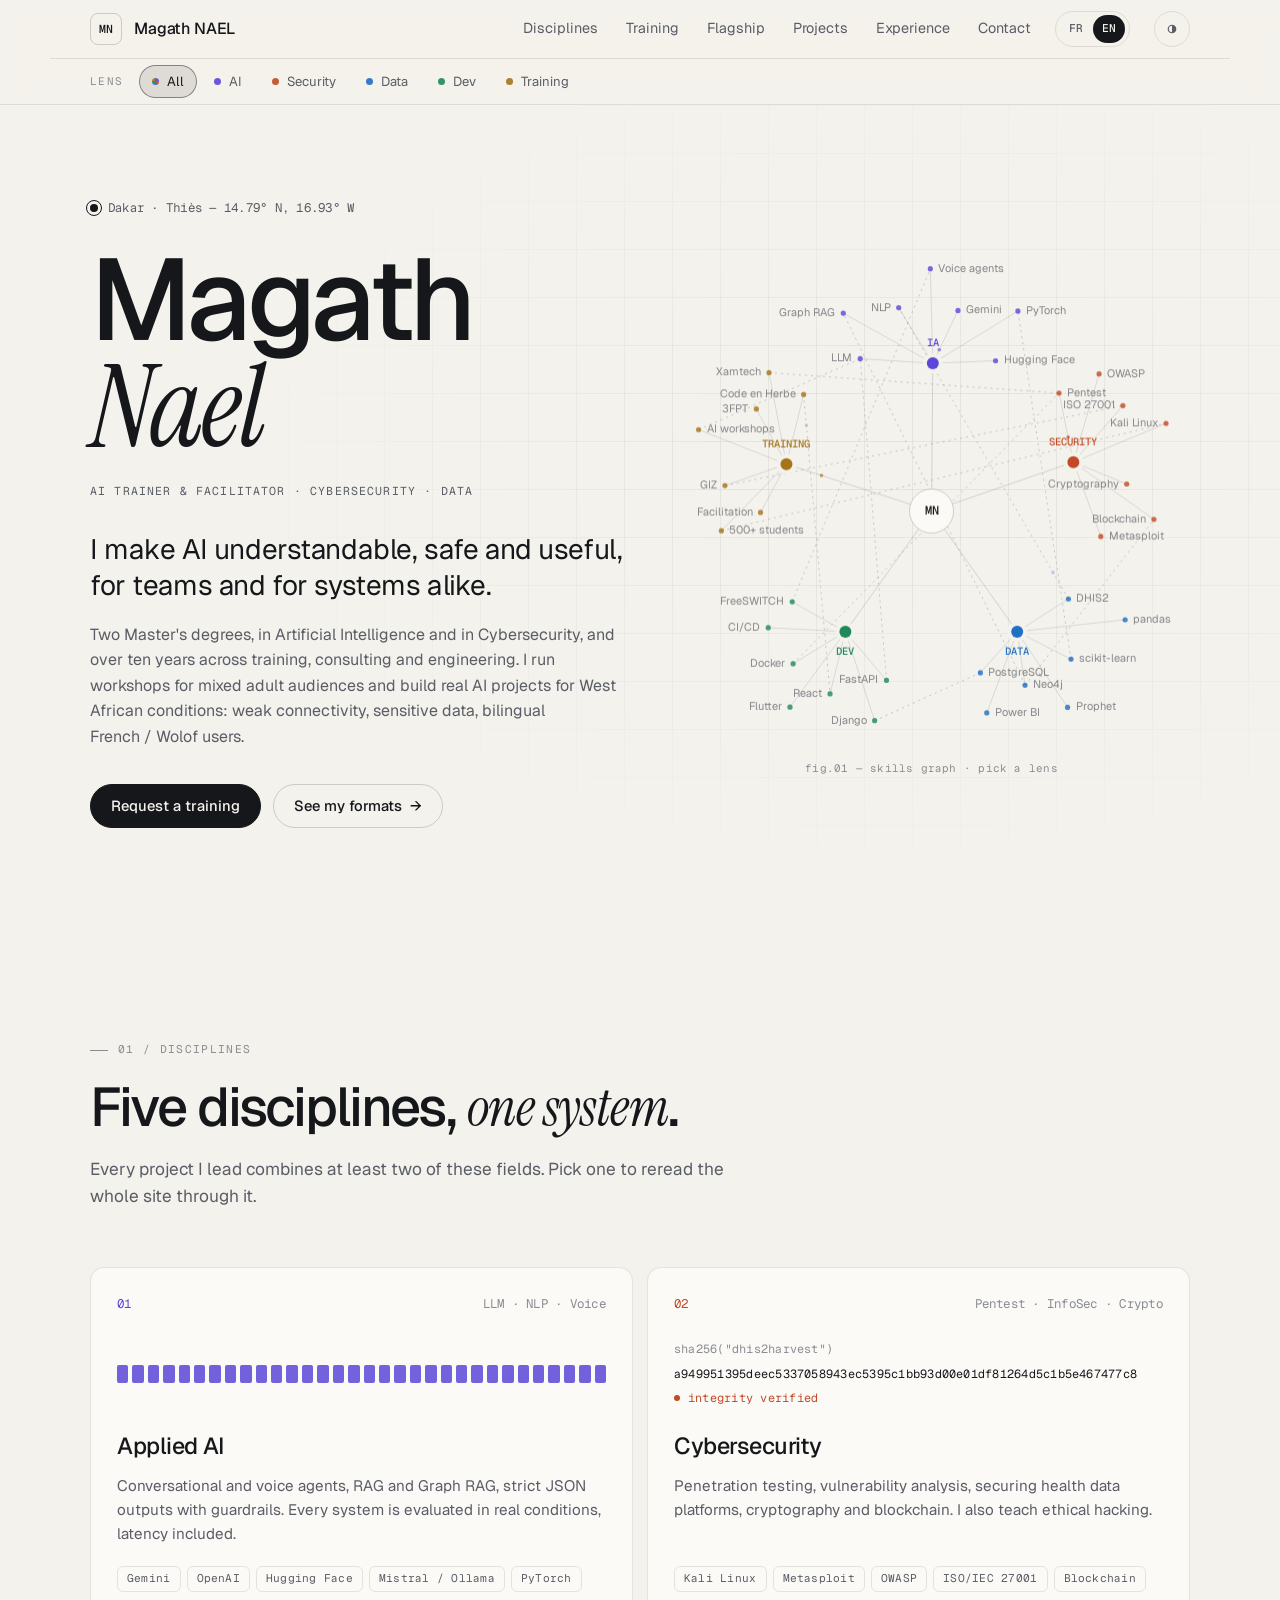
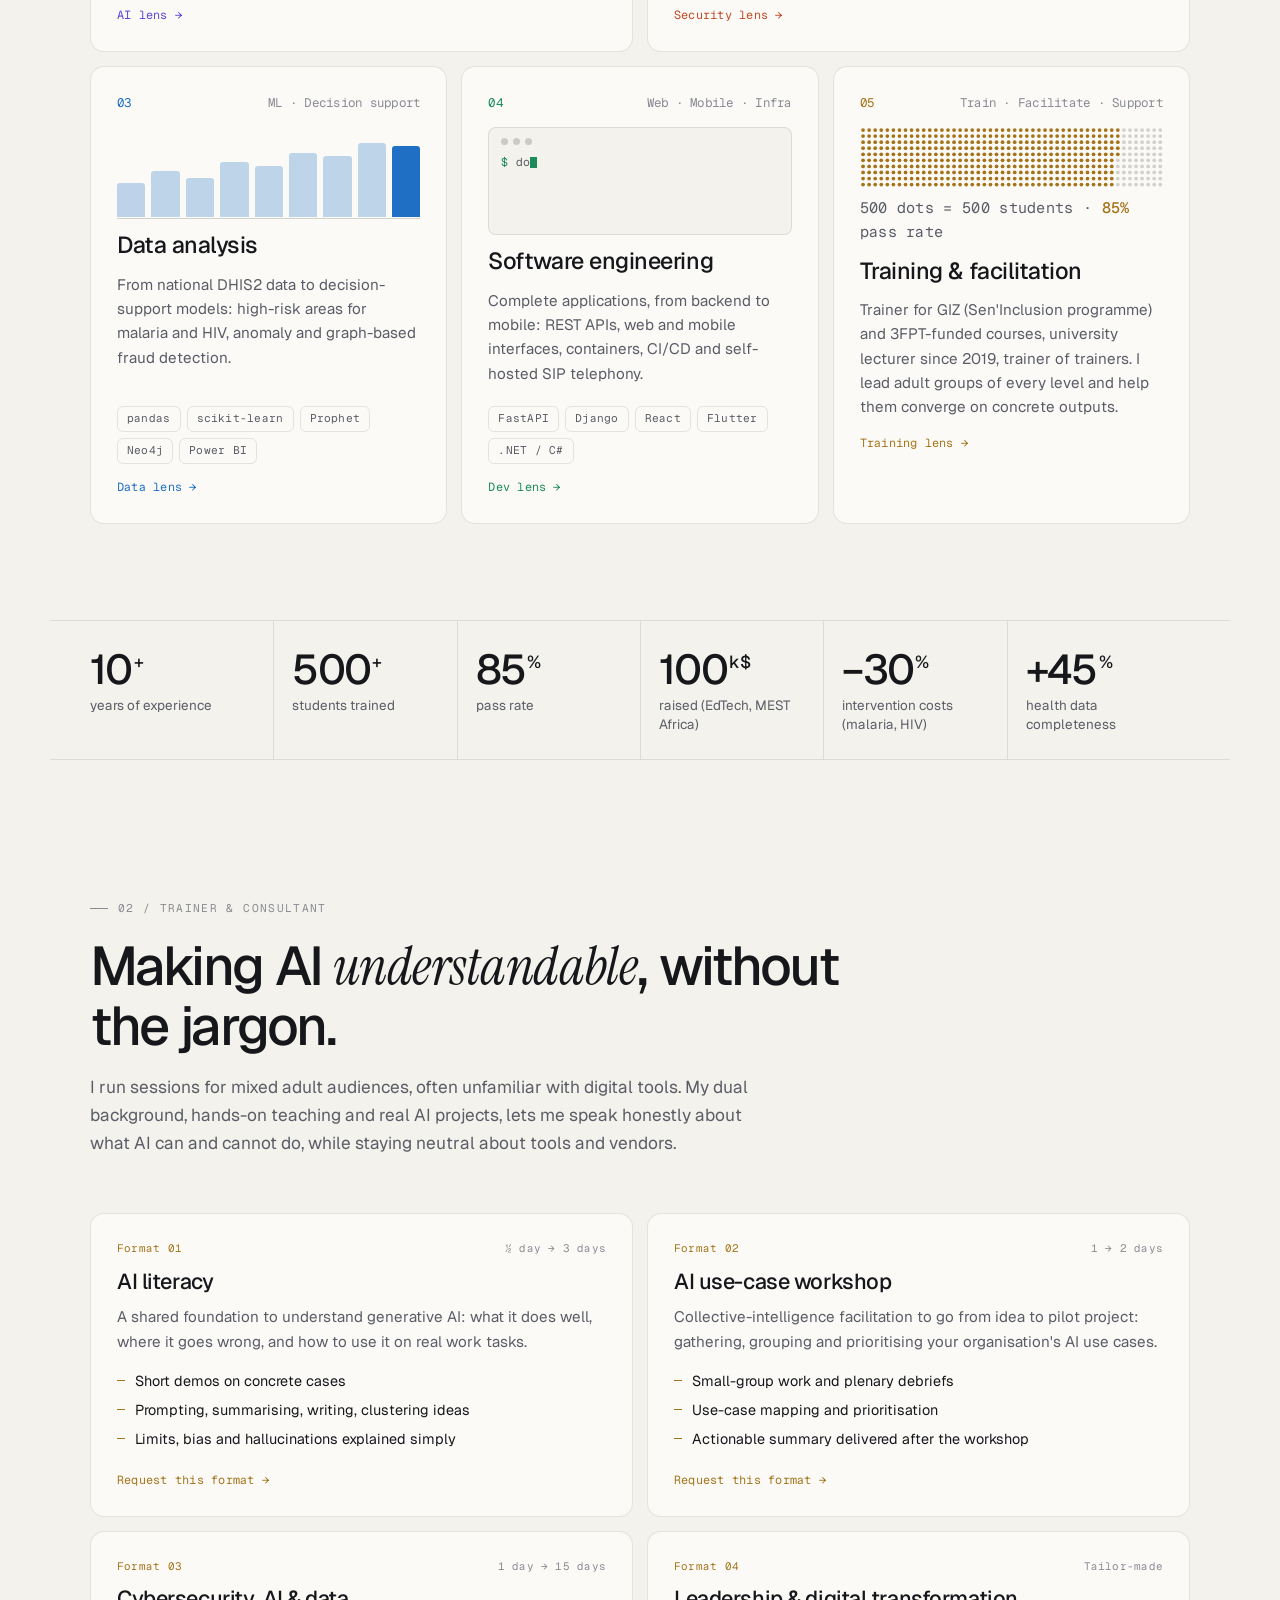
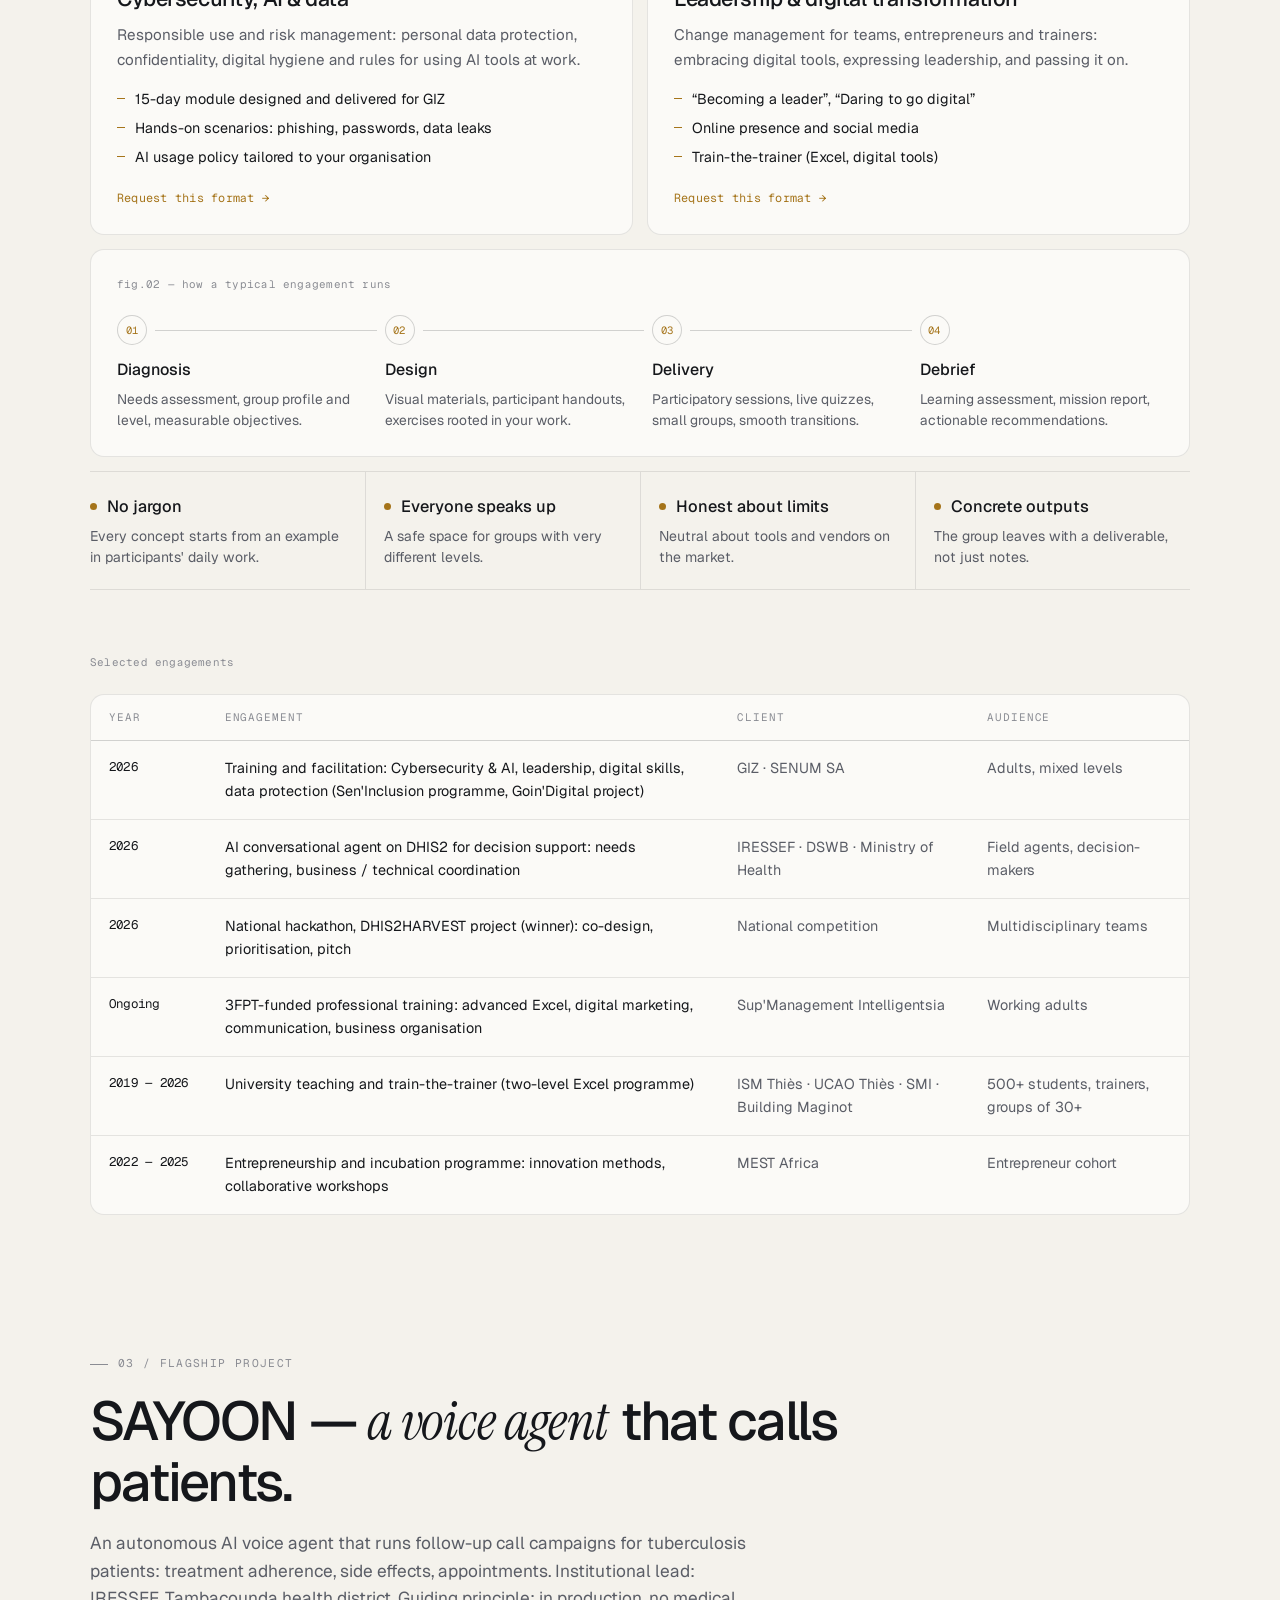
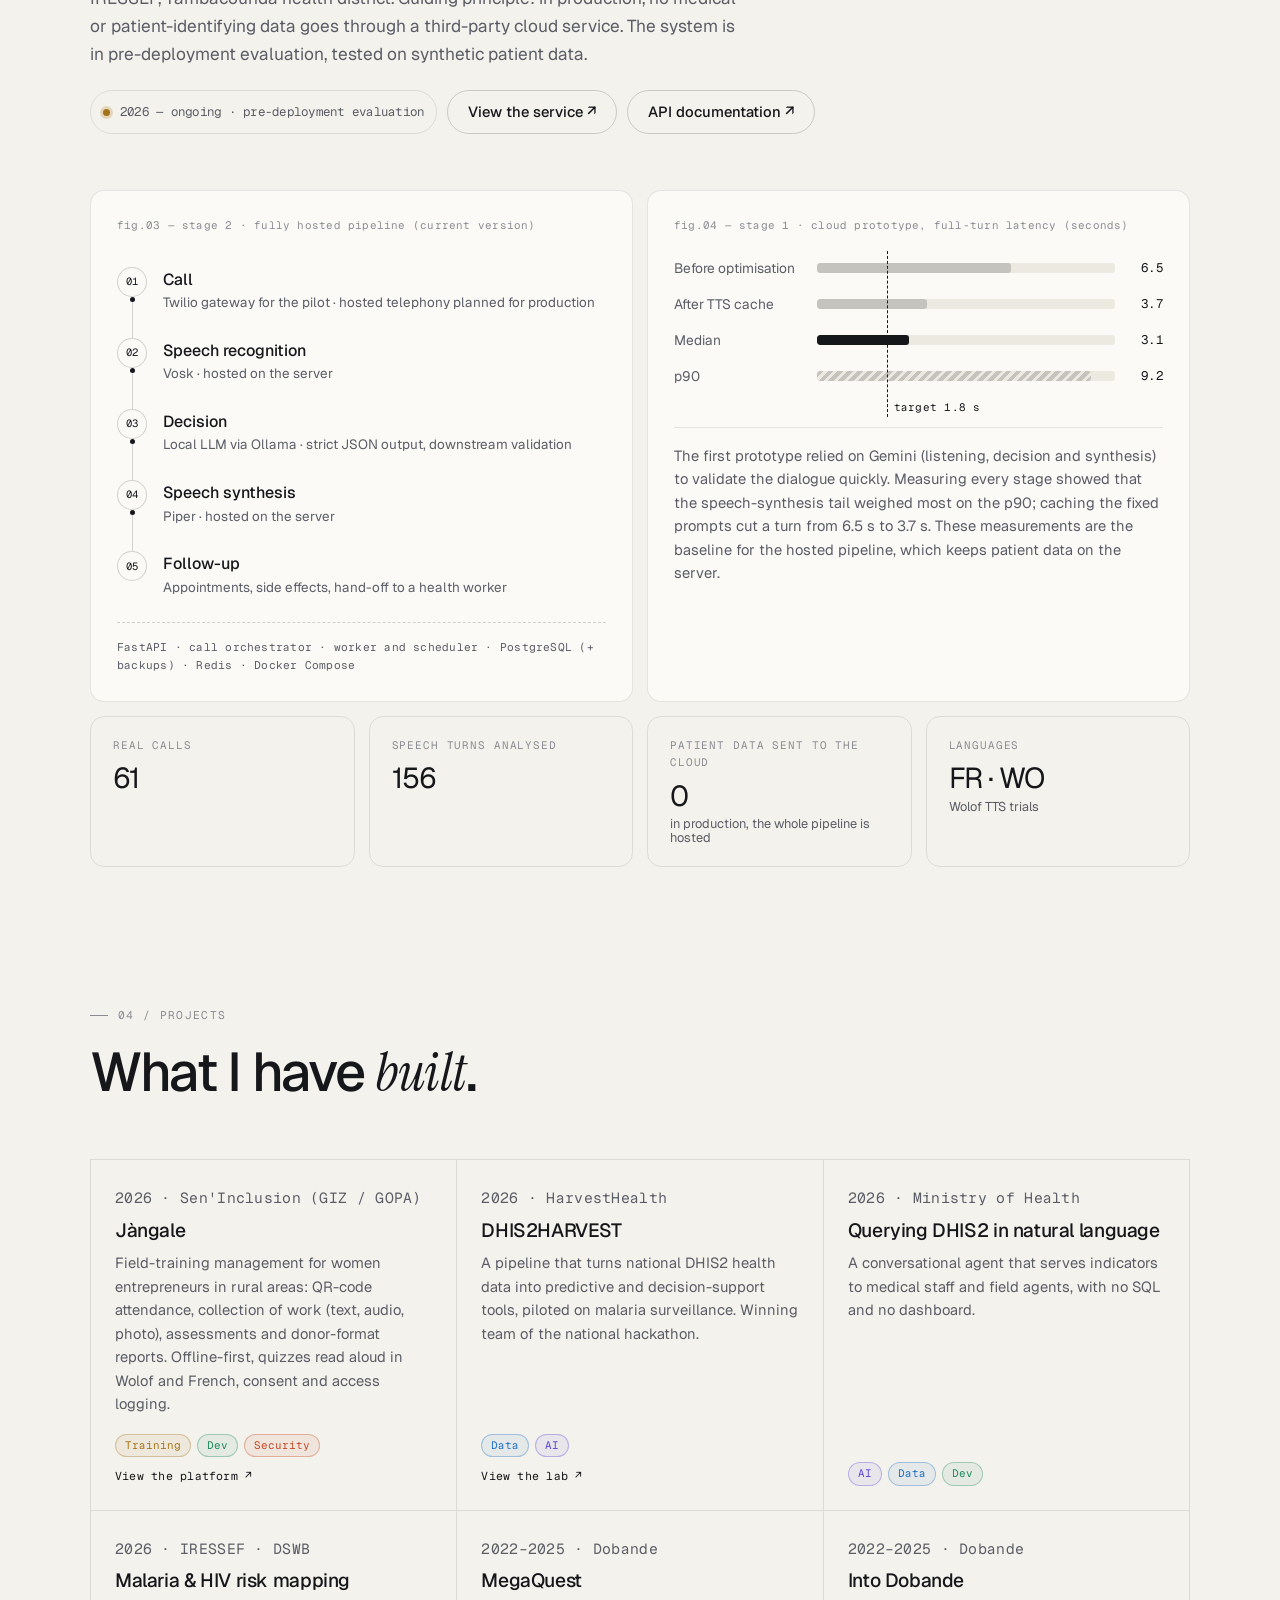
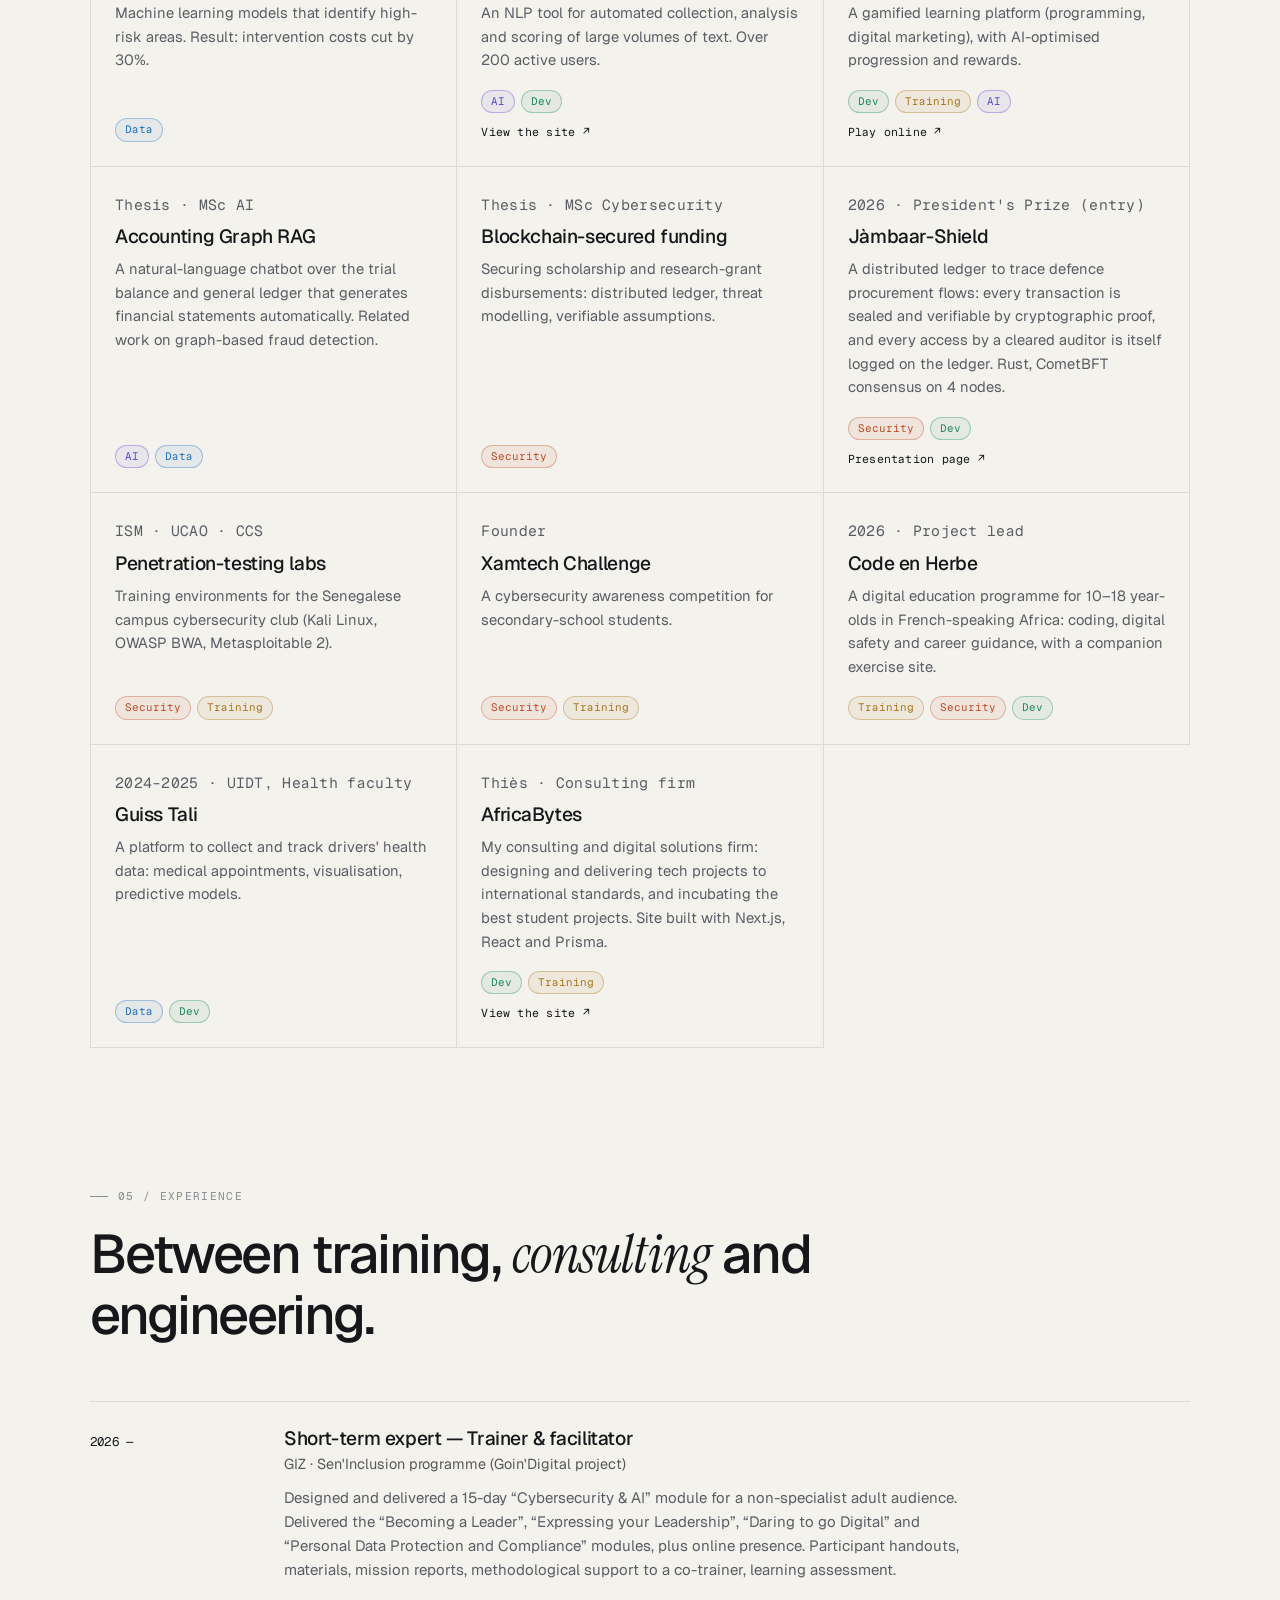
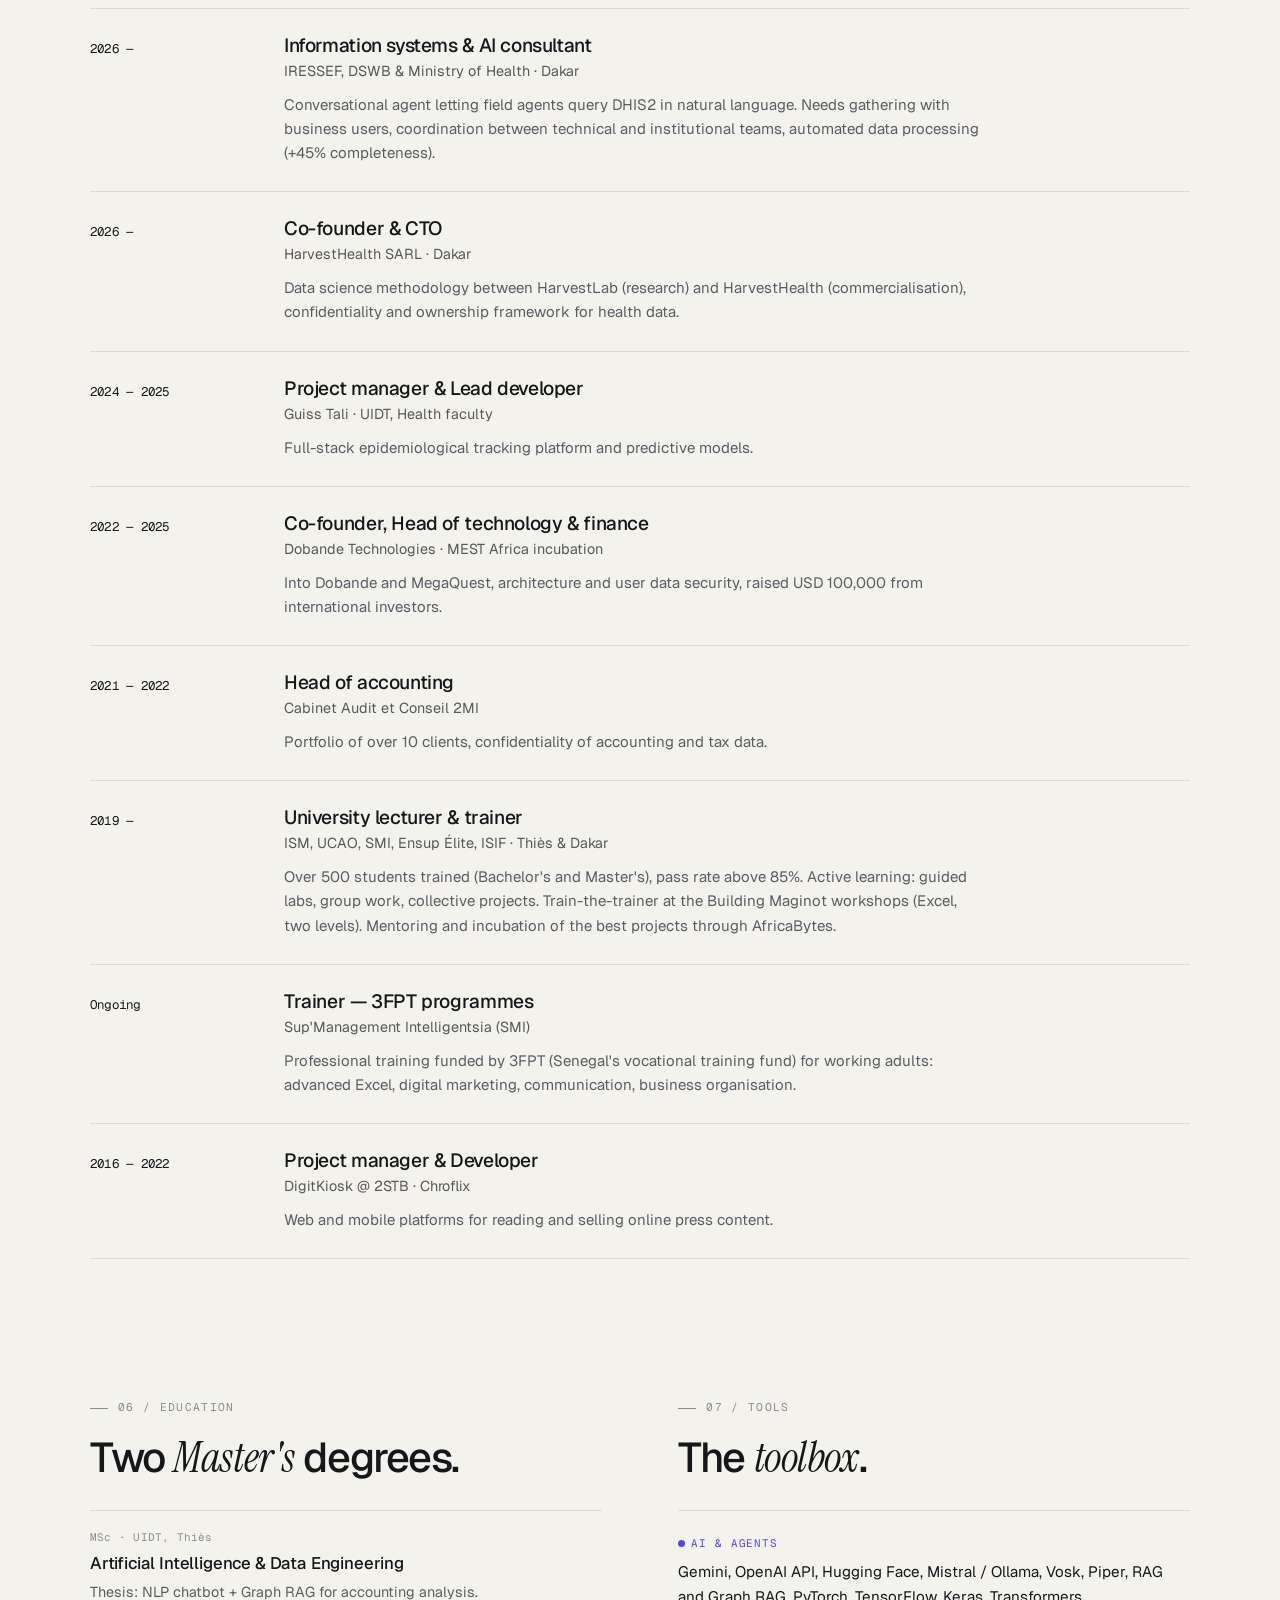
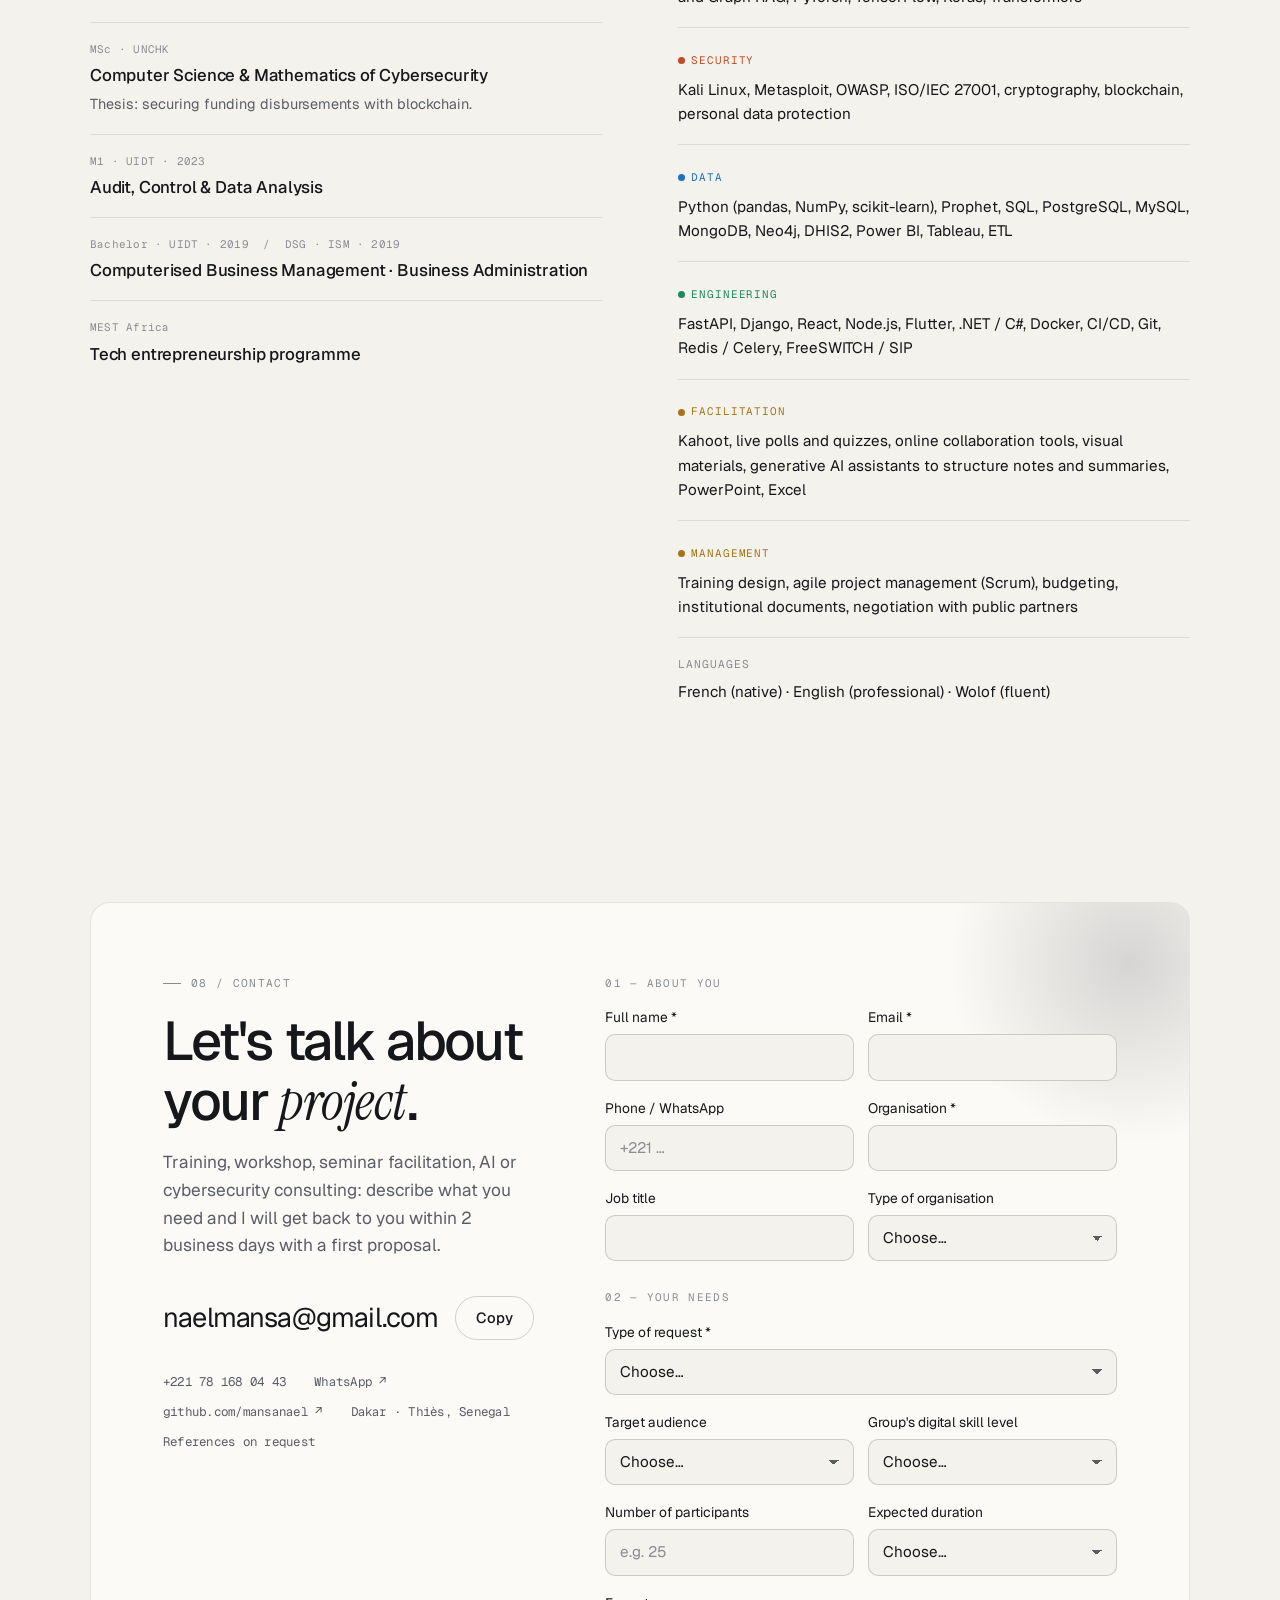
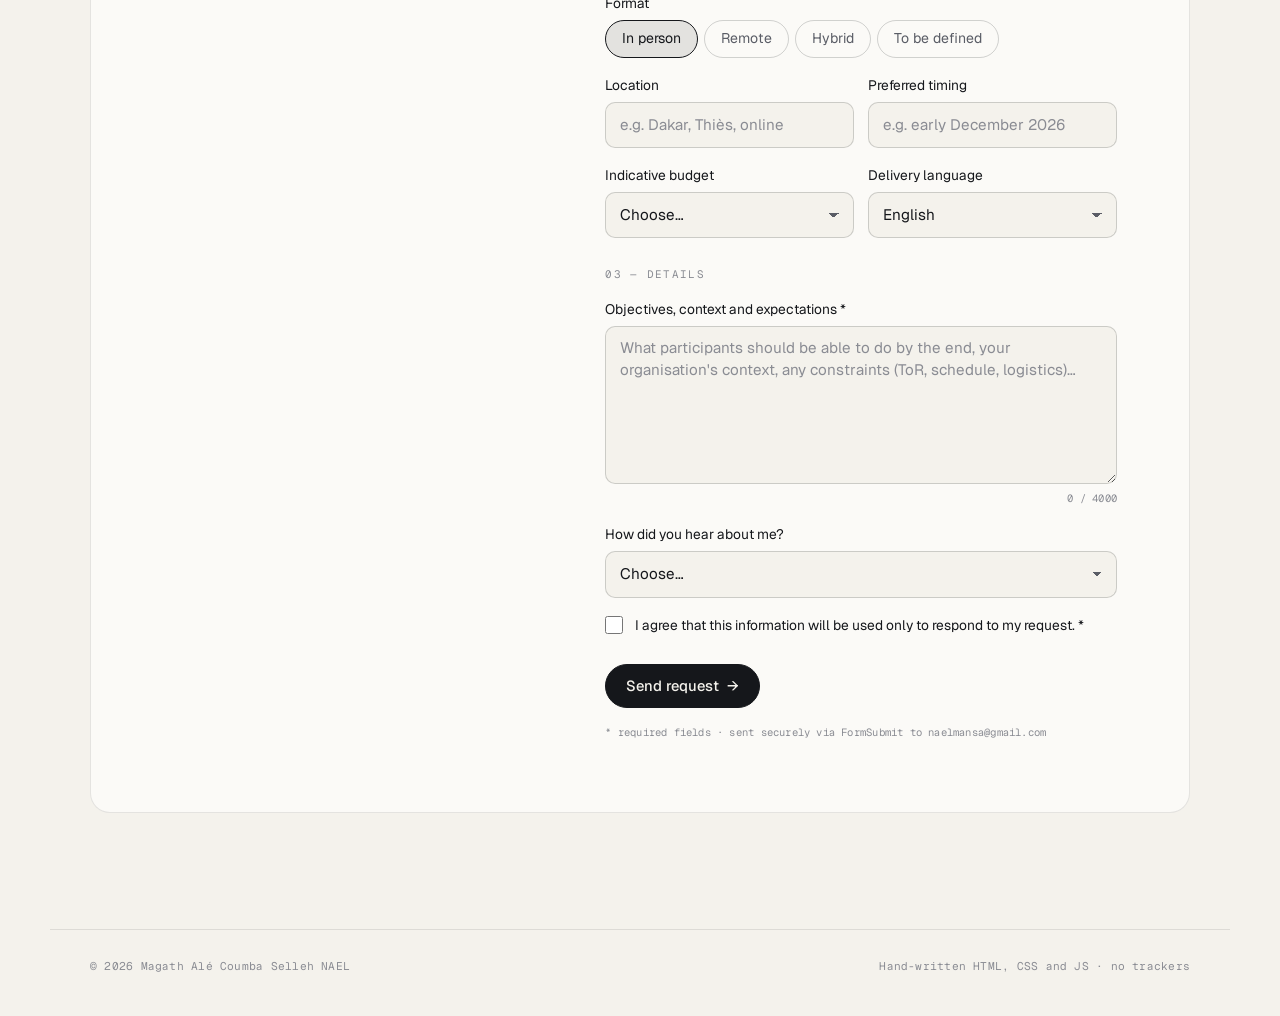
<file: en/index.html>
<!DOCTYPE html>
<html lang="en" data-lens="all">
<head>
  <meta charset="UTF-8">
  <meta name="viewport" content="width=device-width, initial-scale=1">
  <title>Magath NAEL — AI, Cybersecurity &amp; Data Trainer and Consultant</title>
  <meta name="description" content="Magath NAEL — Trainer, facilitator and consultant in artificial intelligence, cybersecurity and digital transformation. Applied AI engineer and data scientist. Dakar / Thiès, Senegal.">
  <meta name="theme-color" content="#0b0c0e">
  <link rel="alternate" hreflang="fr" href="https://mansanael.netlify.app/">
  <link rel="alternate" hreflang="en" href="https://mansanael.netlify.app/en/">
  <link rel="alternate" hreflang="x-default" href="https://mansanael.netlify.app/">
  <link rel="icon" href="data:image/svg+xml,%3Csvg xmlns='http://www.w3.org/2000/svg' viewBox='0 0 32 32'%3E%3Crect width='32' height='32' rx='7' fill='%230b0c0e'/%3E%3Ctext x='16' y='21' text-anchor='middle' font-family='monospace' font-size='13' font-weight='600' fill='%23e9e7e2'%3EMN%3C/text%3E%3C/svg%3E">
  <link rel="preconnect" href="https://fonts.googleapis.com">
  <link rel="preconnect" href="https://fonts.gstatic.com" crossorigin>
  <link href="https://fonts.googleapis.com/css2?family=Geist:wght@300..700&family=Geist+Mono:wght@400;500&family=Instrument+Serif:ital@0;1&display=swap" rel="stylesheet">
  <link rel="stylesheet" href="../style.css">
  <script>
    document.documentElement.classList.add('js');
    try {
      var t = localStorage.getItem('theme');
      if (t) document.documentElement.setAttribute('data-theme', t);
    } catch (e) {}
  </script>
</head>
<body>
  <a class="skip" href="#main">Skip to content</a>

  <!-- ============ HEADER ============ -->
  <header class="site-header">
    <div class="bar wrap">
      <a class="brand" href="#top" aria-label="Home">
        <span class="brand-mark mono">MN</span>
        <span class="brand-name">Magath NAEL</span>
      </a>
      <nav class="nav-links" aria-label="Main navigation">
        <a href="#disciplines">Disciplines</a>
        <a href="#training">Training</a>
        <a href="#sayoon">Flagship</a>
        <a href="#projects">Projects</a>
        <a href="#experience">Experience</a>
        <a href="#contact">Contact</a>
      </nav>
      <a class="lang-switch mono" href="../index.html" hreflang="fr" lang="fr" aria-label="Lire ce site en français"><span>FR</span><b>EN</b></a>
      <button class="theme-toggle" type="button" aria-label="Toggle theme">
        <svg viewBox="0 0 24 24" width="18" height="18" aria-hidden="true"><circle cx="12" cy="12" r="5" fill="none" stroke="currentColor" stroke-width="1.6"/><path d="M12 7a5 5 0 0 1 0 10z" fill="currentColor"/></svg>
      </button>
    </div>
    <div class="lens-row wrap">
      <span class="lens-label mono">Lens</span>
      <div class="lens" role="group" aria-label="Read the site through one specialty">
        <button type="button" data-set-lens="all" aria-pressed="true"><i></i>All</button>
        <button type="button" data-set-lens="ia" aria-pressed="false"><i></i>AI</button>
        <button type="button" data-set-lens="secu" aria-pressed="false"><i></i>Security</button>
        <button type="button" data-set-lens="data" aria-pressed="false"><i></i>Data</button>
        <button type="button" data-set-lens="dev" aria-pressed="false"><i></i>Dev</button>
        <button type="button" data-set-lens="edu" aria-pressed="false"><i></i>Training</button>
      </div>
    </div>
  </header>

  <main id="main">

    <!-- ============ HERO ============ -->
    <section class="hero wrap" id="top">
      <div class="hero-text">
        <p class="eyebrow mono"><span class="pulse" aria-hidden="true"></span>Dakar · Thiès — 14.79° N, 16.93° W</p>
        <h1 class="hero-name">Magath <em>Nael</em></h1>
        <p class="hero-role mono">AI trainer &amp; facilitator · Cybersecurity · Data</p>
        <p class="hero-statement" id="statement" aria-live="polite">I make AI understandable, safe and useful, for teams and for systems alike.</p>
        <p class="hero-sub">Two Master's degrees, in Artificial Intelligence and in Cybersecurity, and over ten years across training, consulting and engineering. I run workshops for mixed adult audiences and build real AI projects for West African conditions: weak connectivity, sensitive data, bilingual French&nbsp;/&nbsp;Wolof users.</p>
        <div class="hero-cta">
          <a class="btn btn-primary" href="#contact">Request a training</a>
          <a class="btn btn-ghost" href="#training">See my formats <span aria-hidden="true">→</span></a>
        </div>
      </div>
      <figure class="hero-graph" aria-hidden="true">
        <canvas id="graph"></canvas>
        <figcaption class="mono">fig.01 — skills graph · pick a lens</figcaption>
      </figure>
    </section>

    <!-- ============ DISCIPLINES ============ -->
    <section class="section wrap" id="disciplines">
      <header class="section-head reveal">
        <p class="section-index mono">01 / Disciplines</p>
        <h2>Five disciplines, <em>one system</em>.</h2>
        <p class="lead">Every project I lead combines at least two of these fields. Pick one to reread the whole site through it.</p>
      </header>

      <div class="bento">
        <article class="card disc disc-ia reveal lensable" data-tags="ia">
          <div class="disc-top">
            <span class="disc-num mono">01</span>
            <span class="disc-kicker mono">LLM · NLP · Voice</span>
          </div>
          <div class="viz viz-wave" aria-hidden="true"><span></span><span></span><span></span><span></span><span></span><span></span><span></span><span></span><span></span><span></span><span></span><span></span><span></span><span></span><span></span><span></span><span></span><span></span><span></span><span></span><span></span><span></span><span></span><span></span><span></span><span></span><span></span><span></span><span></span><span></span><span></span><span></span></div>
          <h3>Applied AI</h3>
          <p>Conversational and voice agents, RAG and Graph RAG, strict JSON outputs with guardrails. Every system is evaluated in real conditions, latency included.</p>
          <ul class="kw mono"><li>Gemini</li><li>OpenAI</li><li>Hugging Face</li><li>Mistral / Ollama</li><li>PyTorch</li></ul>
          <button class="card-link mono" type="button" data-set-lens="ia">AI lens <span aria-hidden="true">→</span></button>
        </article>

        <article class="card disc disc-secu reveal lensable" data-tags="secu">
          <div class="disc-top">
            <span class="disc-num mono">02</span>
            <span class="disc-kicker mono">Pentest · InfoSec · Crypto</span>
          </div>
          <div class="viz viz-hash mono" aria-hidden="true">
            <span class="hash-line">sha256</span>
            <span class="hash-out" id="hash">9f86d081884c7d659a2feaa0c55ad015a3bf4f1b2b0b822cd15d6c15b0f00a08</span>
            <span class="hash-state"><b></b>integrity verified</span>
          </div>
          <h3>Cybersecurity</h3>
          <p>Penetration testing, vulnerability analysis, securing health data platforms, cryptography and blockchain. I also teach ethical hacking.</p>
          <ul class="kw mono"><li>Kali Linux</li><li>Metasploit</li><li>OWASP</li><li>ISO/IEC 27001</li><li>Blockchain</li></ul>
          <button class="card-link mono" type="button" data-set-lens="secu">Security lens <span aria-hidden="true">→</span></button>
        </article>

        <article class="card disc disc-data reveal lensable" data-tags="data">
          <div class="disc-top">
            <span class="disc-num mono">03</span>
            <span class="disc-kicker mono">ML · Decision support</span>
          </div>
          <div class="viz viz-bars" aria-hidden="true">
            <span style="--h:38%"></span><span style="--h:52%"></span><span style="--h:44%"></span><span style="--h:61%"></span><span style="--h:57%"></span><span style="--h:72%"></span><span style="--h:68%"></span><span style="--h:83%"></span><span style="--h:79%" class="hi"></span>
          </div>
          <h3>Data analysis</h3>
          <p>From national DHIS2 data to decision-support models: high-risk areas for malaria and HIV, anomaly and graph-based fraud detection.</p>
          <ul class="kw mono"><li>pandas</li><li>scikit-learn</li><li>Prophet</li><li>Neo4j</li><li>Power BI</li></ul>
          <button class="card-link mono" type="button" data-set-lens="data">Data lens <span aria-hidden="true">→</span></button>
        </article>

        <article class="card disc disc-dev reveal lensable" data-tags="dev">
          <div class="disc-top">
            <span class="disc-num mono">04</span>
            <span class="disc-kicker mono">Web · Mobile · Infra</span>
          </div>
          <div class="viz viz-term mono" aria-hidden="true">
            <div class="term-dots"><i></i><i></i><i></i></div>
            <pre id="term"><span class="p">$</span> docker compose up -d
<span class="ok">✓</span> api      fastapi   :8000
<span class="ok">✓</span> worker   celery    ready
<span class="ok">✓</span> db       postgres  healthy</pre>
          </div>
          <h3>Software engineering</h3>
          <p>Complete applications, from backend to mobile: REST APIs, web and mobile interfaces, containers, CI/CD and self-hosted SIP telephony.</p>
          <ul class="kw mono"><li>FastAPI</li><li>Django</li><li>React</li><li>Flutter</li><li>.NET / C#</li></ul>
          <button class="card-link mono" type="button" data-set-lens="dev">Dev lens <span aria-hidden="true">→</span></button>
        </article>

        <article class="card disc disc-edu reveal lensable" data-tags="edu">
          <div class="disc-top">
            <span class="disc-num mono">05</span>
            <span class="disc-kicker mono">Train · Facilitate · Support</span>
          </div>
          <div class="viz viz-dots" aria-hidden="true"><svg id="dots" viewBox="0 0 250 80" preserveAspectRatio="xMidYMid meet"></svg></div>
          <p class="viz-caption mono">500 dots = 500 students · <b>85%</b> pass rate</p>
          <h3>Training &amp; facilitation</h3>
          <p>Trainer for GIZ (Sen'Inclusion programme) and 3FPT-funded courses, university lecturer since 2019, trainer of trainers. I lead adult groups of every level and help them converge on concrete outputs.</p>
          <button class="card-link mono" type="button" data-set-lens="edu">Training lens <span aria-hidden="true">→</span></button>
        </article>
      </div>
    </section>

    <!-- ============ METRICS ============ -->
    <section class="metrics wrap" aria-label="Key figures">
      <div class="metric reveal lensable" data-tags="ia data dev edu secu">
        <span class="metric-v">10<sup>+</sup></span><span class="metric-l">years of experience</span>
      </div>
      <div class="metric reveal lensable" data-tags="edu">
        <span class="metric-v">500<sup>+</sup></span><span class="metric-l">students trained</span>
      </div>
      <div class="metric reveal lensable" data-tags="edu">
        <span class="metric-v">85<sup>%</sup></span><span class="metric-l">pass rate</span>
      </div>
      <div class="metric reveal lensable" data-tags="dev ia">
        <span class="metric-v">100<sup>k$</sup></span><span class="metric-l">raised (EdTech, MEST Africa)</span>
      </div>
      <div class="metric reveal lensable" data-tags="data">
        <span class="metric-v">−30<sup>%</sup></span><span class="metric-l">intervention costs (malaria, HIV)</span>
      </div>
      <div class="metric reveal lensable" data-tags="data secu">
        <span class="metric-v">+45<sup>%</sup></span><span class="metric-l">health data completeness</span>
      </div>
    </section>

    <!-- ============ TRAINER & CONSULTANT ============ -->
    <section class="section wrap" id="training">
      <header class="section-head reveal">
        <p class="section-index mono">02 / Trainer &amp; consultant</p>
        <h2>Making AI <em>understandable</em>, without the jargon.</h2>
        <p class="lead">I run sessions for mixed adult audiences, often unfamiliar with digital tools. My dual background, hands-on teaching and real AI projects, lets me speak honestly about what AI can and cannot do, while staying neutral about tools and vendors.</p>
      </header>

      <div class="offers">
        <article class="card offer reveal lensable" data-tags="edu ia">
          <p class="offer-meta mono"><span>Format 01</span><span>½ day → 3 days</span></p>
          <h3>AI literacy</h3>
          <p>A shared foundation to understand generative AI: what it does well, where it goes wrong, and how to use it on real work tasks.</p>
          <ul class="offer-list">
            <li>Short demos on concrete cases</li>
            <li>Prompting, summarising, writing, clustering ideas</li>
            <li>Limits, bias and hallucinations explained simply</li>
          </ul>
          <button class="offer-cta mono" type="button" data-request="AI literacy workshop">Request this format <span aria-hidden="true">→</span></button>
        </article>

        <article class="card offer reveal lensable" data-tags="edu ia data">
          <p class="offer-meta mono"><span>Format 02</span><span>1 → 2 days</span></p>
          <h3>AI use-case workshop</h3>
          <p>Collective-intelligence facilitation to go from idea to pilot project: gathering, grouping and prioritising your organisation's AI use cases.</p>
          <ul class="offer-list">
            <li>Small-group work and plenary debriefs</li>
            <li>Use-case mapping and prioritisation</li>
            <li>Actionable summary delivered after the workshop</li>
          </ul>
          <button class="offer-cta mono" type="button" data-request="AI use-case workshop / facilitation">Request this format <span aria-hidden="true">→</span></button>
        </article>

        <article class="card offer reveal lensable" data-tags="edu secu">
          <p class="offer-meta mono"><span>Format 03</span><span>1 day → 15 days</span></p>
          <h3>Cybersecurity, AI &amp; data</h3>
          <p>Responsible use and risk management: personal data protection, confidentiality, digital hygiene and rules for using AI tools at work.</p>
          <ul class="offer-list">
            <li>15-day module designed and delivered for GIZ</li>
            <li>Hands-on scenarios: phishing, passwords, data leaks</li>
            <li>AI usage policy tailored to your organisation</li>
          </ul>
          <button class="offer-cta mono" type="button" data-request="Cybersecurity, AI and data protection training">Request this format <span aria-hidden="true">→</span></button>
        </article>

        <article class="card offer reveal lensable" data-tags="edu">
          <p class="offer-meta mono"><span>Format 04</span><span>Tailor-made</span></p>
          <h3>Leadership &amp; digital transformation</h3>
          <p>Change management for teams, entrepreneurs and trainers: embracing digital tools, expressing leadership, and passing it on.</p>
          <ul class="offer-list">
            <li>“Becoming a leader”, “Daring to go digital”</li>
            <li>Online presence and social media</li>
            <li>Train-the-trainer (Excel, digital tools)</li>
          </ul>
          <button class="offer-cta mono" type="button" data-request="Leadership and digital transformation">Request this format <span aria-hidden="true">→</span></button>
        </article>
      </div>

      <div class="method reveal lensable" data-tags="edu">
        <p class="block-title mono">fig.02 — how a typical engagement runs</p>
        <ol class="method-steps">
          <li><span class="mono">01</span><b>Diagnosis</b><small>Needs assessment, group profile and level, measurable objectives.</small></li>
          <li><span class="mono">02</span><b>Design</b><small>Visual materials, participant handouts, exercises rooted in your work.</small></li>
          <li><span class="mono">03</span><b>Delivery</b><small>Participatory sessions, live quizzes, small groups, smooth transitions.</small></li>
          <li><span class="mono">04</span><b>Debrief</b><small>Learning assessment, mission report, actionable recommendations.</small></li>
        </ol>
      </div>

      <ul class="principles">
        <li class="reveal lensable" data-tags="edu"><b>No jargon</b><span>Every concept starts from an example in participants' daily work.</span></li>
        <li class="reveal lensable" data-tags="edu"><b>Everyone speaks up</b><span>A safe space for groups with very different levels.</span></li>
        <li class="reveal lensable" data-tags="edu ia"><b>Honest about limits</b><span>Neutral about tools and vendors on the market.</span></li>
        <li class="reveal lensable" data-tags="edu"><b>Concrete outputs</b><span>The group leaves with a deliverable, not just notes.</span></li>
      </ul>

      <div class="missions reveal">
        <p class="block-title mono">Selected engagements</p>
        <div class="table-scroll">
          <table>
            <thead>
              <tr><th scope="col">Year</th><th scope="col">Engagement</th><th scope="col">Client</th><th scope="col">Audience</th></tr>
            </thead>
            <tbody>
              <tr class="lensable" data-tags="edu secu ia">
                <td class="mono">2026</td>
                <td>Training and facilitation: Cybersecurity &amp; AI, leadership, digital skills, data protection (Sen'Inclusion programme, Goin'Digital project)</td>
                <td>GIZ · SENUM SA</td>
                <td>Adults, mixed levels</td>
              </tr>
              <tr class="lensable" data-tags="ia data">
                <td class="mono">2026</td>
                <td>AI conversational agent on DHIS2 for decision support: needs gathering, business / technical coordination</td>
                <td>IRESSEF · DSWB · Ministry of Health</td>
                <td>Field agents, decision-makers</td>
              </tr>
              <tr class="lensable" data-tags="edu data ia">
                <td class="mono">2026</td>
                <td>National hackathon, DHIS2HARVEST project (winner): co-design, prioritisation, pitch</td>
                <td>National competition</td>
                <td>Multidisciplinary teams</td>
              </tr>
              <tr class="lensable" data-tags="edu">
                <td class="mono">Ongoing</td>
                <td>3FPT-funded professional training: advanced Excel, digital marketing, communication, business organisation</td>
                <td>Sup'Management Intelligentsia</td>
                <td>Working adults</td>
              </tr>
              <tr class="lensable" data-tags="edu">
                <td class="mono">2019 — 2026</td>
                <td>University teaching and train-the-trainer (two-level Excel programme)</td>
                <td>ISM Thiès · UCAO Thiès · SMI · Building Maginot</td>
                <td>500+ students, trainers, groups of 30+</td>
              </tr>
              <tr class="lensable" data-tags="edu dev">
                <td class="mono">2022 — 2025</td>
                <td>Entrepreneurship and incubation programme: innovation methods, collaborative workshops</td>
                <td>MEST Africa</td>
                <td>Entrepreneur cohort</td>
              </tr>
            </tbody>
          </table>
        </div>
      </div>
    </section>

    <!-- ============ FLAGSHIP PROJECT ============ -->
    <section class="section wrap lensable" id="sayoon" data-tags="ia dev data">
      <header class="section-head reveal">
        <p class="section-index mono">03 / Flagship project</p>
        <h2>SAYOON — <em>a voice agent</em> that calls patients.</h2>
        <p class="lead">An autonomous AI voice agent that runs follow-up call campaigns for tuberculosis patients: treatment adherence, side effects, appointments. Institutional lead: IRESSEF, Tambacounda health district. Guiding principle: in production, no medical or patient-identifying data goes through a third-party cloud service. The system is in pre-deployment evaluation, tested on synthetic patient data.</p>
        <div class="links-row">
          <p class="status mono"><span class="dot"></span>2026 — ongoing · pre-deployment evaluation</p>
          <a class="btn btn-ghost" href="https://sayoon.178-33-91-81.sslip.io" target="_blank" rel="noopener">View the service ↗</a>
          <a class="btn btn-ghost" href="https://sayoon.178-33-91-81.sslip.io/docs" target="_blank" rel="noopener">API documentation ↗</a>
        </div>
      </header>

      <div class="case">
        <div class="case-block reveal">
          <p class="block-title mono">fig.03 — stage 2 · fully hosted pipeline (current version)</p>
          <ol class="pipeline">
            <li><span class="mono">01</span><b>Call</b><small>Twilio gateway for the pilot · hosted telephony planned for production</small></li>
            <li><span class="mono">02</span><b>Speech recognition</b><small>Vosk · hosted on the server</small></li>
            <li><span class="mono">03</span><b>Decision</b><small>Local LLM via Ollama · strict JSON output, downstream validation</small></li>
            <li><span class="mono">04</span><b>Speech synthesis</b><small>Piper · hosted on the server</small></li>
            <li><span class="mono">05</span><b>Follow-up</b><small>Appointments, side effects, hand-off to a health worker</small></li>
          </ol>
          <p class="pipeline-foot mono">FastAPI · call orchestrator · worker and scheduler · PostgreSQL (+ backups) · Redis · Docker Compose</p>
        </div>

        <div class="case-block reveal">
          <p class="block-title mono">fig.04 — stage 1 · cloud prototype, full-turn latency (seconds)</p>
          <div class="latency" role="img" aria-label="Prototype latency: 6.5 s before optimisation, 3.7 s after caching, median 3.1 s, p90 9.2 s, target 1.8 s.">
            <div class="lat-row"><span class="lat-l">Before optimisation</span><span class="lat-bar"><i style="--w:65%"></i></span><span class="lat-v mono">6.5</span></div>
            <div class="lat-row"><span class="lat-l">After TTS cache</span><span class="lat-bar"><i style="--w:37%"></i></span><span class="lat-v mono">3.7</span></div>
            <div class="lat-row is-accent"><span class="lat-l">Median</span><span class="lat-bar"><i style="--w:31%"></i></span><span class="lat-v mono">3.1</span></div>
            <div class="lat-row is-muted"><span class="lat-l">p90</span><span class="lat-bar"><i style="--w:92%"></i></span><span class="lat-v mono">9.2</span></div>
            <div class="lat-target" style="--x:0.18"><span class="mono">target 1.8&nbsp;s</span></div>
          </div>
          <p class="note">The first prototype relied on Gemini (listening, decision and synthesis) to validate the dialogue quickly. Measuring every stage showed that the speech-synthesis tail weighed most on the p90; caching the fixed prompts cut a turn from 6.5&nbsp;s to 3.7&nbsp;s. These measurements are the baseline for the hosted pipeline, which keeps patient data on the server.</p>
        </div>

        <dl class="case-stats reveal">
          <div><dt class="mono">real calls</dt><dd>61</dd></div>
          <div><dt class="mono">speech turns analysed</dt><dd>156</dd></div>
          <div><dt class="mono">patient data sent to the cloud</dt><dd>0<small>in production, the whole pipeline is hosted</small></dd></div>
          <div><dt class="mono">languages</dt><dd>FR · WO<small>Wolof TTS trials</small></dd></div>
        </dl>
      </div>
    </section>

    <!-- ============ PROJECTS ============ -->
    <section class="section wrap" id="projects">
      <header class="section-head reveal">
        <p class="section-index mono">04 / Projects</p>
        <h2>What I have <em>built</em>.</h2>
      </header>

      <div class="projects">
        <article class="project reveal lensable" data-tags="edu dev secu">
          <p class="project-meta mono">2026 · Sen'Inclusion (GIZ / GOPA)</p>
          <h3>Jàngale</h3>
          <p>Field-training management for women entrepreneurs in rural areas: QR-code attendance, collection of work (text, audio, photo), assessments and donor-format reports. Offline-first, quizzes read aloud in Wolof and French, consent and access logging.</p>
          <ul class="tags"><li data-t="edu">Training</li><li data-t="dev">Dev</li><li data-t="secu">Security</li></ul>
          <a class="project-link mono" href="https://jangale.178-33-91-81.sslip.io" target="_blank" rel="noopener">View the platform ↗</a>
        </article>

        <article class="project reveal lensable" data-tags="data ia">
          <p class="project-meta mono">2026 · HarvestHealth</p>
          <h3>DHIS2HARVEST</h3>
          <p>A pipeline that turns national DHIS2 health data into predictive and decision-support tools, piloted on malaria surveillance. Winning team of the national hackathon.</p>
          <ul class="tags"><li data-t="data">Data</li><li data-t="ia">AI</li></ul>
          <a class="project-link mono" href="https://lab.dhis-harvest.com" target="_blank" rel="noopener">View the lab ↗</a>
        </article>

        <article class="project reveal lensable" data-tags="ia data dev">
          <p class="project-meta mono">2026 · Ministry of Health</p>
          <h3>Querying DHIS2 in natural language</h3>
          <p>A conversational agent that serves indicators to medical staff and field agents, with no SQL and no dashboard.</p>
          <ul class="tags"><li data-t="ia">AI</li><li data-t="data">Data</li><li data-t="dev">Dev</li></ul>
        </article>

        <article class="project reveal lensable" data-tags="data">
          <p class="project-meta mono">2026 · IRESSEF · DSWB</p>
          <h3>Malaria &amp; HIV risk mapping</h3>
          <p>Machine learning models that identify high-risk areas. Result: intervention costs cut by 30%.</p>
          <ul class="tags"><li data-t="data">Data</li></ul>
        </article>

        <article class="project reveal lensable" data-tags="ia dev">
          <p class="project-meta mono">2022–2025 · Dobande</p>
          <h3>MegaQuest</h3>
          <p>An NLP tool for automated collection, analysis and scoring of large volumes of text. Over 200 active users.</p>
          <ul class="tags"><li data-t="ia">AI</li><li data-t="dev">Dev</li></ul>
          <a class="project-link mono" href="https://megaquest.io" target="_blank" rel="noopener">View the site ↗</a>
        </article>

        <article class="project reveal lensable" data-tags="dev edu ia">
          <p class="project-meta mono">2022–2025 · Dobande</p>
          <h3>Into Dobande</h3>
          <p>A gamified learning platform (programming, digital marketing), with AI-optimised progression and rewards.</p>
          <ul class="tags"><li data-t="dev">Dev</li><li data-t="edu">Training</li><li data-t="ia">AI</li></ul>
          <a class="project-link mono" href="https://mansanael.github.io/dobande-web/" target="_blank" rel="noopener">Play online ↗</a>
        </article>

        <article class="project reveal lensable" data-tags="ia data">
          <p class="project-meta mono">Thesis · MSc AI</p>
          <h3>Accounting Graph RAG</h3>
          <p>A natural-language chatbot over the trial balance and general ledger that generates financial statements automatically. Related work on graph-based fraud detection.</p>
          <ul class="tags"><li data-t="ia">AI</li><li data-t="data">Data</li></ul>
        </article>

        <article class="project reveal lensable" data-tags="secu">
          <p class="project-meta mono">Thesis · MSc Cybersecurity</p>
          <h3>Blockchain-secured funding</h3>
          <p>Securing scholarship and research-grant disbursements: distributed ledger, threat modelling, verifiable assumptions.</p>
          <ul class="tags"><li data-t="secu">Security</li></ul>
        </article>

        <article class="project reveal lensable" data-tags="secu dev">
          <p class="project-meta mono">2026 · President's Prize (entry)</p>
          <h3>Jàmbaar-Shield</h3>
          <p>A distributed ledger to trace defence procurement flows: every transaction is sealed and verifiable by cryptographic proof, and every access by a cleared auditor is itself logged on the ledger. Rust, CometBFT consensus on 4&nbsp;nodes.</p>
          <ul class="tags"><li data-t="secu">Security</li><li data-t="dev">Dev</li></ul>
          <a class="project-link mono" href="http://178.33.91.81:8088/jury/" target="_blank" rel="noopener">Presentation page ↗</a>
        </article>

        <article class="project reveal lensable" data-tags="secu edu">
          <p class="project-meta mono">ISM · UCAO · CCS</p>
          <h3>Penetration-testing labs</h3>
          <p>Training environments for the Senegalese campus cybersecurity club (Kali Linux, OWASP BWA, Metasploitable&nbsp;2).</p>
          <ul class="tags"><li data-t="secu">Security</li><li data-t="edu">Training</li></ul>
        </article>

        <article class="project reveal lensable" data-tags="secu edu">
          <p class="project-meta mono">Founder</p>
          <h3>Xamtech Challenge</h3>
          <p>A cybersecurity awareness competition for secondary-school students.</p>
          <ul class="tags"><li data-t="secu">Security</li><li data-t="edu">Training</li></ul>
        </article>

        <article class="project reveal lensable" data-tags="edu secu dev">
          <p class="project-meta mono">2026 · Project lead</p>
          <h3>Code en Herbe</h3>
          <p>A digital education programme for 10–18 year-olds in French-speaking Africa: coding, digital safety and career guidance, with a companion exercise site.</p>
          <ul class="tags"><li data-t="edu">Training</li><li data-t="secu">Security</li><li data-t="dev">Dev</li></ul>
        </article>

        <article class="project reveal lensable" data-tags="data dev">
          <p class="project-meta mono">2024–2025 · UIDT, Health faculty</p>
          <h3>Guiss Tali</h3>
          <p>A platform to collect and track drivers' health data: medical appointments, visualisation, predictive models.</p>
          <ul class="tags"><li data-t="data">Data</li><li data-t="dev">Dev</li></ul>
        </article>

        <article class="project reveal lensable" data-tags="dev edu">
          <p class="project-meta mono">Thiès · Consulting firm</p>
          <h3>AfricaBytes</h3>
          <p>My consulting and digital solutions firm: designing and delivering tech projects to international standards, and incubating the best student projects. Site built with Next.js, React and Prisma.</p>
          <ul class="tags"><li data-t="dev">Dev</li><li data-t="edu">Training</li></ul>
          <a class="project-link mono" href="https://africabytes.178-33-91-81.sslip.io" target="_blank" rel="noopener">View the site ↗</a>
        </article>
      </div>
    </section>

    <!-- ============ EXPERIENCE ============ -->
    <section class="section wrap" id="experience">
      <header class="section-head reveal">
        <p class="section-index mono">05 / Experience</p>
        <h2>Between training, <em>consulting</em> and engineering.</h2>
      </header>

      <ol class="timeline">
        <li class="reveal lensable" data-tags="secu ia edu">
          <span class="tl-date mono">2026 —</span>
          <div class="tl-body">
            <h3>Short-term expert — Trainer &amp; facilitator</h3>
            <p class="tl-org">GIZ · Sen'Inclusion programme (Goin'Digital project)</p>
            <p>Designed and delivered a 15-day “Cybersecurity &amp; AI” module for a non-specialist adult audience. Delivered the “Becoming a Leader”, “Expressing your Leadership”, “Daring to go Digital” and “Personal Data Protection and Compliance” modules, plus online presence. Participant handouts, materials, mission reports, methodological support to a co-trainer, learning assessment.</p>
          </div>
        </li>
        <li class="reveal lensable" data-tags="data ia secu">
          <span class="tl-date mono">2026 —</span>
          <div class="tl-body">
            <h3>Information systems &amp; AI consultant</h3>
            <p class="tl-org">IRESSEF, DSWB &amp; Ministry of Health · Dakar</p>
            <p>Conversational agent letting field agents query DHIS2 in natural language. Needs gathering with business users, coordination between technical and institutional teams, automated data processing (+45% completeness).</p>
          </div>
        </li>
        <li class="reveal lensable" data-tags="data dev ia secu">
          <span class="tl-date mono">2026 —</span>
          <div class="tl-body">
            <h3>Co-founder &amp; CTO</h3>
            <p class="tl-org">HarvestHealth SARL · Dakar</p>
            <p>Data science methodology between HarvestLab (research) and HarvestHealth (commercialisation), confidentiality and ownership framework for health data.</p>
          </div>
        </li>
        <li class="reveal lensable" data-tags="data dev">
          <span class="tl-date mono">2024 — 2025</span>
          <div class="tl-body">
            <h3>Project manager &amp; Lead developer</h3>
            <p class="tl-org">Guiss Tali · UIDT, Health faculty</p>
            <p>Full-stack epidemiological tracking platform and predictive models.</p>
          </div>
        </li>
        <li class="reveal lensable" data-tags="dev ia edu secu">
          <span class="tl-date mono">2022 — 2025</span>
          <div class="tl-body">
            <h3>Co-founder, Head of technology &amp; finance</h3>
            <p class="tl-org">Dobande Technologies · MEST Africa incubation</p>
            <p>Into Dobande and MegaQuest, architecture and user data security, raised USD&nbsp;100,000 from international investors.</p>
          </div>
        </li>
        <li class="reveal lensable" data-tags="data secu">
          <span class="tl-date mono">2021 — 2022</span>
          <div class="tl-body">
            <h3>Head of accounting</h3>
            <p class="tl-org">Cabinet Audit et Conseil 2MI</p>
            <p>Portfolio of over 10 clients, confidentiality of accounting and tax data.</p>
          </div>
        </li>
        <li class="reveal lensable" data-tags="edu secu dev data ia">
          <span class="tl-date mono">2019 —</span>
          <div class="tl-body">
            <h3>University lecturer &amp; trainer</h3>
            <p class="tl-org">ISM, UCAO, SMI, Ensup Élite, ISIF · Thiès &amp; Dakar</p>
            <p>Over 500 students trained (Bachelor's and Master's), pass rate above 85%. Active learning: guided labs, group work, collective projects. Train-the-trainer at the Building Maginot workshops (Excel, two levels). Mentoring and incubation of the best projects through AfricaBytes.</p>
          </div>
        </li>
        <li class="reveal lensable" data-tags="edu">
          <span class="tl-date mono">Ongoing</span>
          <div class="tl-body">
            <h3>Trainer — 3FPT programmes</h3>
            <p class="tl-org">Sup'Management Intelligentsia (SMI)</p>
            <p>Professional training funded by 3FPT (Senegal's vocational training fund) for working adults: advanced Excel, digital marketing, communication, business organisation.</p>
          </div>
        </li>
        <li class="reveal lensable" data-tags="dev">
          <span class="tl-date mono">2016 — 2022</span>
          <div class="tl-body">
            <h3>Project manager &amp; Developer</h3>
            <p class="tl-org">DigitKiosk @ 2STB · Chroflix</p>
            <p>Web and mobile platforms for reading and selling online press content.</p>
          </div>
        </li>
      </ol>
    </section>

    <!-- ============ EDUCATION & STACK ============ -->
    <section class="section wrap split" id="education">
      <div>
        <header class="section-head reveal">
          <p class="section-index mono">06 / Education</p>
          <h2>Two <em>Master's</em> degrees.</h2>
        </header>
        <ul class="edu-list">
          <li class="reveal lensable" data-tags="ia data">
            <p class="mono">MSc · UIDT, Thiès</p>
            <h3>Artificial Intelligence &amp; Data Engineering</h3>
            <p>Thesis: NLP chatbot + Graph RAG for accounting analysis.</p>
          </li>
          <li class="reveal lensable" data-tags="secu">
            <p class="mono">MSc · UNCHK</p>
            <h3>Computer Science &amp; Mathematics of Cybersecurity</h3>
            <p>Thesis: securing funding disbursements with blockchain.</p>
          </li>
          <li class="reveal lensable" data-tags="data">
            <p class="mono">M1 · UIDT · 2023</p>
            <h3>Audit, Control &amp; Data Analysis</h3>
          </li>
          <li class="reveal lensable" data-tags="dev data">
            <p class="mono">Bachelor · UIDT · 2019 &nbsp;/&nbsp; DSG · ISM · 2019</p>
            <h3>Computerised Business Management · Business Administration</h3>
          </li>
          <li class="reveal lensable" data-tags="dev ia">
            <p class="mono">MEST Africa</p>
            <h3>Tech entrepreneurship programme</h3>
          </li>
        </ul>
      </div>

      <div>
        <header class="section-head reveal">
          <p class="section-index mono">07 / Tools</p>
          <h2>The <em>toolbox</em>.</h2>
        </header>
        <div class="stack">
          <div class="stack-group reveal lensable" data-tags="ia">
            <p class="stack-title mono" data-t="ia">AI &amp; agents</p>
            <p>Gemini, OpenAI API, Hugging Face, Mistral / Ollama, Vosk, Piper, RAG and Graph RAG, PyTorch, TensorFlow, Keras, Transformers</p>
          </div>
          <div class="stack-group reveal lensable" data-tags="secu">
            <p class="stack-title mono" data-t="secu">Security</p>
            <p>Kali Linux, Metasploit, OWASP, ISO/IEC 27001, cryptography, blockchain, personal data protection</p>
          </div>
          <div class="stack-group reveal lensable" data-tags="data">
            <p class="stack-title mono" data-t="data">Data</p>
            <p>Python (pandas, NumPy, scikit-learn), Prophet, SQL, PostgreSQL, MySQL, MongoDB, Neo4j, DHIS2, Power BI, Tableau, ETL</p>
          </div>
          <div class="stack-group reveal lensable" data-tags="dev">
            <p class="stack-title mono" data-t="dev">Engineering</p>
            <p>FastAPI, Django, React, Node.js, Flutter, .NET / C#, Docker, CI/CD, Git, Redis / Celery, FreeSWITCH / SIP</p>
          </div>
          <div class="stack-group reveal lensable" data-tags="edu">
            <p class="stack-title mono" data-t="edu">Facilitation</p>
            <p>Kahoot, live polls and quizzes, online collaboration tools, visual materials, generative AI assistants to structure notes and summaries, PowerPoint, Excel</p>
          </div>
          <div class="stack-group reveal lensable" data-tags="edu">
            <p class="stack-title mono" data-t="edu">Management</p>
            <p>Training design, agile project management (Scrum), budgeting, institutional documents, negotiation with public partners</p>
          </div>
          <div class="stack-group reveal">
            <p class="stack-title mono">Languages</p>
            <p>French (native) · English (professional) · Wolof (fluent)</p>
          </div>
        </div>
      </div>
    </section>

    <!-- ============ CONTACT ============ -->
    <section class="contact wrap" id="contact">
      <div class="contact-inner reveal">
        <div class="contact-intro">
          <p class="section-index mono">08 / Contact</p>
          <h2>Let's talk about your <em>project</em>.</h2>
          <p class="lead">Training, workshop, seminar facilitation, AI or cybersecurity consulting: describe what you need and I will get back to you within 2 business days with a first proposal.</p>
          <div class="contact-actions">
            <a class="contact-mail" href="mailto:naelmansa@gmail.com">naelmansa@gmail.com</a>
            <button class="btn btn-ghost copy" type="button" data-copy="naelmansa@gmail.com">Copy</button>
          </div>
          <ul class="contact-links mono">
            <li><a href="tel:+221781680443">+221 78 168 04 43</a></li>
            <li><a href="https://wa.me/221781680443" target="_blank" rel="noopener">WhatsApp ↗</a></li>
            <li><a href="https://github.com/mansanael" target="_blank" rel="noopener">github.com/mansanael ↗</a></li>
            <li>Dakar · Thiès, Senegal</li>
            <li>References on request</li>
          </ul>
        </div>

        <form class="contact-form" id="contact-form" action="https://formsubmit.co/naelmansa@gmail.com" method="POST" novalidate>
          <input type="hidden" name="_subject" value="New request from the portfolio (EN)">
          <input type="hidden" name="_template" value="table">
          <input type="hidden" name="Langue du site" value="English">
          <input type="hidden" name="_captcha" value="false">
          <input type="text" name="_honey" class="hp" tabindex="-1" autocomplete="off" aria-hidden="true">

          <fieldset>
            <legend class="mono">01 — About you</legend>
            <div class="fields">
              <div class="field">
                <label for="f-name">Full name <abbr title="required">*</abbr></label>
                <input id="f-name" name="Nom" type="text" autocomplete="name" required maxlength="120">
                <p class="field-error" aria-live="polite"></p>
              </div>
              <div class="field">
                <label for="f-email">Email <abbr title="required">*</abbr></label>
                <input id="f-email" name="email" type="email" autocomplete="email" required maxlength="160">
                <p class="field-error" aria-live="polite"></p>
              </div>
              <div class="field">
                <label for="f-phone">Phone / WhatsApp</label>
                <input id="f-phone" name="Téléphone" type="tel" autocomplete="tel" placeholder="+221 …" maxlength="40">
              </div>
              <div class="field">
                <label for="f-org">Organisation <abbr title="required">*</abbr></label>
                <input id="f-org" name="Organisation" type="text" autocomplete="organization" required maxlength="160">
                <p class="field-error" aria-live="polite"></p>
              </div>
              <div class="field">
                <label for="f-role">Job title</label>
                <input id="f-role" name="Fonction" type="text" autocomplete="organization-title" maxlength="120">
              </div>
              <div class="field">
                <label for="f-orgtype">Type of organisation</label>
                <select id="f-orgtype" name="Type de structure">
                  <option value="">Choose…</option>
                  <option>Private company</option>
                  <option>Government / ministry</option>
                  <option>NGO / international cooperation</option>
                  <option>University / school</option>
                  <option>Startup / incubator</option>
                  <option>Individual</option>
                  <option>Other</option>
                </select>
              </div>
            </div>
          </fieldset>

          <fieldset>
            <legend class="mono">02 — Your needs</legend>
            <div class="fields">
              <div class="field field-full">
                <label for="f-request">Type of request <abbr title="required">*</abbr></label>
                <select id="f-request" name="Type de demande" required>
                  <option value="">Choose…</option>
                  <option>AI literacy workshop</option>
                  <option>AI use-case workshop / facilitation</option>
                  <option>Cybersecurity, AI and data protection training</option>
                  <option>Leadership and digital transformation</option>
                  <option>Train-the-trainer</option>
                  <option>Seminar / hackathon facilitation</option>
                  <option>AI / data consulting or project</option>
                  <option>Cybersecurity audit or consulting</option>
                  <option>Talk / speaking engagement</option>
                  <option>Other</option>
                </select>
                <p class="field-error" aria-live="polite"></p>
              </div>
              <div class="field">
                <label for="f-audience">Target audience</label>
                <select id="f-audience" name="Public visé">
                  <option value="">Choose…</option>
                  <option>General public / non-specialists</option>
                  <option>Business staff</option>
                  <option>Managers / executives</option>
                  <option>Technical teams</option>
                  <option>Trainers / teachers</option>
                  <option>Students / young people</option>
                  <option>Mixed audience</option>
                </select>
              </div>
              <div class="field">
                <label for="f-level">Group's digital skill level</label>
                <select id="f-level" name="Niveau du groupe">
                  <option value="">Choose…</option>
                  <option>Beginner</option>
                  <option>Intermediate</option>
                  <option>Advanced</option>
                  <option>Mixed</option>
                </select>
              </div>
              <div class="field">
                <label for="f-size">Number of participants</label>
                <input id="f-size" name="Participants" type="number" min="1" max="2000" inputmode="numeric" placeholder="e.g. 25">
                <p class="field-error" aria-live="polite"></p>
              </div>
              <div class="field">
                <label for="f-duration">Expected duration</label>
                <select id="f-duration" name="Durée">
                  <option value="">Choose…</option>
                  <option>Less than half a day</option>
                  <option>Half a day</option>
                  <option>1 day</option>
                  <option>2 to 3 days</option>
                  <option>A week or more</option>
                  <option>Programme over several weeks</option>
                  <option>To be defined together</option>
                </select>
              </div>
              <div class="field field-full">
                <span class="label" id="f-format-label">Format</span>
                <div class="segmented" role="radiogroup" aria-labelledby="f-format-label">
                  <label><input type="radio" name="Format" value="In person" checked><span>In person</span></label>
                  <label><input type="radio" name="Format" value="Remote"><span>Remote</span></label>
                  <label><input type="radio" name="Format" value="Hybrid"><span>Hybrid</span></label>
                  <label><input type="radio" name="Format" value="To be defined"><span>To be defined</span></label>
                </div>
              </div>
              <div class="field">
                <label for="f-place">Location</label>
                <input id="f-place" name="Lieu" type="text" placeholder="e.g. Dakar, Thiès, online" maxlength="120">
              </div>
              <div class="field">
                <label for="f-date">Preferred timing</label>
                <input id="f-date" name="Période souhaitée" type="text" placeholder="e.g. early December 2026" maxlength="120">
              </div>
              <div class="field">
                <label for="f-budget">Indicative budget</label>
                <select id="f-budget" name="Budget indicatif">
                  <option value="">Choose…</option>
                  <option>To be defined / on quote</option>
                  <option>Under 500,000 FCFA (≈ €760)</option>
                  <option>500,000 – 1,500,000 FCFA (≈ €760 – 2,300)</option>
                  <option>1,500,000 – 5,000,000 FCFA (≈ €2,300 – 7,600)</option>
                  <option>Over 5,000,000 FCFA (≈ €7,600)</option>
                  <option>Donor framework / existing ToR</option>
                </select>
              </div>
              <div class="field">
                <label for="f-lang">Delivery language</label>
                <select id="f-lang" name="Langue">
                  <option>English</option>
                  <option>French</option>
                  <option>Wolof</option>
                  <option>French and English</option>
                </select>
              </div>
            </div>
          </fieldset>

          <fieldset>
            <legend class="mono">03 — Details</legend>
            <div class="fields">
              <div class="field field-full">
                <label for="f-message">Objectives, context and expectations <abbr title="required">*</abbr></label>
                <textarea id="f-message" name="Message" rows="6" required minlength="20" maxlength="4000" placeholder="What participants should be able to do by the end, your organisation's context, any constraints (ToR, schedule, logistics)…"></textarea>
                <p class="field-hint mono"><span id="f-count">0</span> / 4000</p>
                <p class="field-error" aria-live="polite"></p>
              </div>
              <div class="field field-full">
                <label for="f-source">How did you hear about me?</label>
                <select id="f-source" name="Source">
                  <option value="">Choose…</option>
                  <option>Referral</option>
                  <option>LinkedIn</option>
                  <option>GitHub</option>
                  <option>Previous engagement (GIZ, 3FPT…)</option>
                  <option>University / school</option>
                  <option>Web search</option>
                  <option>Other</option>
                </select>
              </div>
              <div class="field field-full">
                <label class="check">
                  <input type="checkbox" name="Consentement" value="Accepted" required>
                  <span>I agree that this information will be used only to respond to my request. <abbr title="required">*</abbr></span>
                </label>
                <p class="field-error" aria-live="polite"></p>
              </div>
            </div>
          </fieldset>

          <div class="form-foot">
            <button class="btn btn-primary" type="submit">Send request <span aria-hidden="true">→</span></button>
            <p class="form-status" id="form-status" role="status" aria-live="polite"></p>
          </div>
          <p class="form-note mono">* required fields · sent securely via FormSubmit to naelmansa@gmail.com</p>
        </form>
      </div>
    </section>
  </main>

  <footer class="site-footer wrap mono">
    <span>© <span id="year">2026</span> Magath Alé Coumba Selleh NAEL</span>
    <span>Hand-written HTML, CSS and JS · no trackers</span>
  </footer>

  <script src="../script.js"></script>
</body>
</html>
</file>
<file: style.css>
/* ==========================================================
   Magath NAEL — portfolio
   Une couleur par discipline, une « lentille » pour relire le site.
   ========================================================== */

/* ---------- Jetons : thème clair ---------- */
:root {
  --bg: #f4f2ec;
  --bg-2: #ece9e1;
  --surface: #fbfaf7;
  --text: #15171b;
  --muted: #5a5d66;
  --faint: #8a8c93;
  --line: rgba(20, 22, 27, 0.10);
  --line-2: rgba(20, 22, 27, 0.18);
  --grid: rgba(20, 22, 27, 0.06);

  --c-ia: #5b46d9;
  --c-secu: #c24a26;
  --c-data: #1f6fc4;
  --c-dev: #1d8a5a;
  --c-edu: #a5741a;
  --c-all: #15171b;

  --accent: var(--c-all);

  --serif: "Instrument Serif", "Times New Roman", serif;
  --sans: "Geist", system-ui, -apple-system, "Segoe UI", sans-serif;
  --mono: "Geist Mono", ui-monospace, "SFMono-Regular", Consolas, monospace;

  --radius: 14px;
  --maxw: 1180px;
  --gutter: clamp(16px, 4vw, 40px);
  --header-h: 104px;

  color-scheme: light;
}

/* ---------- Jetons : thème sombre ---------- */
@media (prefers-color-scheme: dark) {
  :root:not([data-theme="light"]) {
    --bg: #0b0c0e;
    --bg-2: #101215;
    --surface: #13151a;
    --text: #e9e7e2;
    --muted: #a0a1a8;
    --faint: #6e7078;
    --line: rgba(255, 255, 255, 0.08);
    --line-2: rgba(255, 255, 255, 0.15);
    --grid: rgba(255, 255, 255, 0.045);

    --c-ia: #9d8dff;
    --c-secu: #f08a62;
    --c-data: #63aef5;
    --c-dev: #5fd39a;
    --c-edu: #e2b65a;
    --c-all: #e9e7e2;
    color-scheme: dark;
  }
}
:root[data-theme="dark"] {
  --bg: #0b0c0e;
  --bg-2: #101215;
  --surface: #13151a;
  --text: #e9e7e2;
  --muted: #a0a1a8;
  --faint: #6e7078;
  --line: rgba(255, 255, 255, 0.08);
  --line-2: rgba(255, 255, 255, 0.15);
  --grid: rgba(255, 255, 255, 0.045);

  --c-ia: #9d8dff;
  --c-secu: #f08a62;
  --c-data: #63aef5;
  --c-dev: #5fd39a;
  --c-edu: #e2b65a;
  --c-all: #e9e7e2;
  color-scheme: dark;
}

/* ---------- Lentilles : l'accent suit la discipline ---------- */
[data-lens="ia"]   { --accent: var(--c-ia); }
[data-lens="secu"] { --accent: var(--c-secu); }
[data-lens="data"] { --accent: var(--c-data); }
[data-lens="dev"]  { --accent: var(--c-dev); }
[data-lens="edu"]  { --accent: var(--c-edu); }

.lensable { transition: opacity .45s ease, filter .45s ease, border-color .45s ease; }
[data-lens="ia"]   .lensable:not([data-tags~="ia"]),
[data-lens="secu"] .lensable:not([data-tags~="secu"]),
[data-lens="data"] .lensable:not([data-tags~="data"]),
[data-lens="dev"]  .lensable:not([data-tags~="dev"]),
[data-lens="edu"]  .lensable:not([data-tags~="edu"]) {
  opacity: .26;
  filter: grayscale(1);
}

/* ---------- Base ---------- */
*, *::before, *::after { box-sizing: border-box; }
html { scroll-behavior: smooth; scroll-padding-top: calc(var(--header-h) + 16px); -webkit-text-size-adjust: 100%; }
body {
  margin: 0;
  background: var(--bg);
  color: var(--text);
  font-family: var(--sans);
  font-size: 16px;
  line-height: 1.6;
  font-feature-settings: "ss01", "cv11";
  -webkit-font-smoothing: antialiased;
  overflow-x: hidden;
  transition: background-color .3s ease, color .3s ease;
}
img, svg, canvas { display: block; max-width: 100%; }
a { color: inherit; text-decoration: none; }
h1, h2, h3 { margin: 0; font-weight: 500; letter-spacing: -0.02em; line-height: 1.1; }
p { margin: 0; }
ul, ol { margin: 0; padding: 0; list-style: none; }
button { font: inherit; color: inherit; background: none; border: 0; cursor: pointer; }
em { font-family: var(--serif); font-style: italic; font-weight: 400; letter-spacing: -0.01em; color: var(--accent); transition: color .45s ease; }
::selection { background: var(--accent); color: var(--bg); }
:focus-visible { outline: 2px solid var(--accent); outline-offset: 3px; border-radius: 6px; }

.mono { font-family: var(--mono); font-size: 0.78rem; letter-spacing: 0.02em; }
.wrap { width: 100%; max-width: var(--maxw); margin-inline: auto; padding-inline: var(--gutter); }

.skip { position: absolute; left: -9999px; top: 8px; z-index: 100; background: var(--text); color: var(--bg); padding: 8px 14px; border-radius: 8px; }
.skip:focus { left: 16px; }

/* ---------- En-tête ---------- */
.site-header {
  position: sticky; top: 0; z-index: 50;
  background: color-mix(in srgb, var(--bg) 82%, transparent);
  backdrop-filter: saturate(140%) blur(14px);
  -webkit-backdrop-filter: saturate(140%) blur(14px);
  border-bottom: 1px solid var(--line);
}
.bar { display: flex; align-items: center; gap: 24px; height: 58px; }
.brand { display: flex; align-items: center; gap: 12px; margin-right: auto; }
.brand-mark {
  display: grid; place-items: center;
  width: 32px; height: 32px; border-radius: 8px;
  border: 1px solid var(--line-2);
  font-weight: 500; font-size: 0.72rem;
}
.brand-name { font-weight: 500; letter-spacing: -0.01em; }
.nav-links { display: flex; gap: 28px; font-size: 0.9rem; color: var(--muted); }
.nav-links a { position: relative; transition: color .2s; }
.nav-links a:hover { color: var(--text); }
.lang-switch { display: inline-flex; align-items: center; height: 36px; padding: 0 4px; border-radius: 999px; border: 1px solid var(--line); font-size: .7rem; transition: border-color .2s; }
.lang-switch b, .lang-switch span { display: grid; place-items: center; height: 28px; padding: 0 9px; border-radius: 999px; font-weight: 500; }
.lang-switch b { background: var(--text); color: var(--bg); }
.lang-switch span { color: var(--muted); transition: color .2s; }
.lang-switch:hover { border-color: var(--line-2); }
.lang-switch:hover span { color: var(--text); }
.theme-toggle { display: grid; place-items: center; width: 36px; height: 36px; border-radius: 50%; border: 1px solid var(--line); color: var(--muted); transition: color .2s, border-color .2s; }
.theme-toggle:hover { color: var(--text); border-color: var(--line-2); }

.lens-row { display: flex; align-items: center; gap: 16px; height: 46px; border-top: 1px solid var(--line); }
.lens-label { color: var(--faint); text-transform: uppercase; letter-spacing: .12em; font-size: .68rem; flex: none; }
.lens { display: flex; gap: 4px; overflow-x: auto; scrollbar-width: none; min-width: 0; }
.lens::-webkit-scrollbar { display: none; }
.lens button {
  --c: var(--c-all);
  display: inline-flex; align-items: center; gap: 8px; flex: none;
  padding: 5px 12px; border-radius: 999px;
  font-size: .82rem; color: var(--muted);
  border: 1px solid transparent;
  transition: color .2s, border-color .2s, background-color .2s;
}
.lens button i { width: 7px; height: 7px; border-radius: 50%; background: var(--c); opacity: .9; }
.lens button[data-set-lens="all"] i { background: conic-gradient(var(--c-ia) 0 20%, var(--c-secu) 0 40%, var(--c-data) 0 60%, var(--c-dev) 0 80%, var(--c-edu) 0); }
.lens button[data-set-lens="ia"]   { --c: var(--c-ia); }
.lens button[data-set-lens="secu"] { --c: var(--c-secu); }
.lens button[data-set-lens="data"] { --c: var(--c-data); }
.lens button[data-set-lens="dev"]  { --c: var(--c-dev); }
.lens button[data-set-lens="edu"]  { --c: var(--c-edu); }
.lens button:hover { color: var(--text); }
.lens button[aria-pressed="true"] {
  color: var(--text);
  border-color: color-mix(in srgb, var(--c) 45%, transparent);
  background: color-mix(in srgb, var(--c) 10%, transparent);
}

/* ---------- Boutons ---------- */
.btn {
  display: inline-flex; align-items: center; gap: 8px;
  height: 44px; padding: 0 20px; border-radius: 999px;
  font-size: .92rem; font-weight: 500;
  border: 1px solid var(--line-2);
  transition: background-color .2s, color .2s, border-color .2s, transform .2s;
}
.btn:hover { transform: translateY(-1px); }
.btn-primary { background: var(--text); color: var(--bg); border-color: var(--text); }
.btn-primary:hover { background: var(--accent); border-color: var(--accent); }
.btn-ghost:hover { border-color: var(--accent); }

/* ---------- Hero ---------- */
.hero {
  position: relative; isolation: isolate;
  display: grid; grid-template-columns: 1.05fr 1fr; gap: 40px; align-items: center;
  min-height: min(calc(100svh - var(--header-h)), 860px);
  padding-block: 64px 48px;
}
.hero::before {
  content: ""; position: absolute; inset: 0 calc(50% - 50vw); z-index: -1;
  background-image:
    linear-gradient(var(--grid) 1px, transparent 1px),
    linear-gradient(90deg, var(--grid) 1px, transparent 1px);
  background-size: 48px 48px;
  mask-image: radial-gradient(ellipse 70% 70% at 70% 45%, #000 20%, transparent 75%);
  -webkit-mask-image: radial-gradient(ellipse 70% 70% at 70% 45%, #000 20%, transparent 75%);
}
.eyebrow { display: inline-flex; align-items: center; gap: 10px; color: var(--muted); margin-bottom: 28px; }
.pulse { position: relative; width: 8px; height: 8px; border-radius: 50%; background: var(--accent); transition: background-color .45s; }
.pulse::after { content: ""; position: absolute; inset: -4px; border-radius: 50%; border: 1px solid var(--accent); animation: ping 2.4s ease-out infinite; }
@keyframes ping { from { transform: scale(.6); opacity: .9; } to { transform: scale(2.2); opacity: 0; } }

.hero-name { font-size: clamp(3.2rem, 9vw, 7.2rem); font-weight: 500; letter-spacing: -0.045em; line-height: .92; }
.hero-name em { letter-spacing: -0.02em; }
.hero-role { margin-top: 22px; color: var(--muted); text-transform: uppercase; letter-spacing: .1em; font-size: .72rem; }
.hero-statement {
  margin-top: 30px; max-width: 30ch;
  font-size: clamp(1.35rem, 2.4vw, 1.75rem); line-height: 1.3; letter-spacing: -0.015em;
  min-height: 2.6em;
}
.hero-statement .scr { color: var(--accent); font-family: var(--mono); font-size: .86em; }
.hero-sub { margin-top: 18px; max-width: 52ch; color: var(--muted); }
.hero-cta { display: flex; flex-wrap: wrap; gap: 12px; margin-top: 34px; }

.hero-graph { position: relative; margin: 0; aspect-ratio: 1 / 1; width: 100%; max-height: 620px; }
.hero-graph canvas { width: 100%; height: 100%; }
.hero-graph figcaption { position: absolute; left: 0; right: 0; bottom: -8px; text-align: center; color: var(--faint); font-size: .68rem; }

/* ---------- Sections ---------- */
.section { padding-block: clamp(72px, 11vw, 140px) 0; }
.section-head { max-width: 760px; margin-bottom: clamp(32px, 5vw, 56px); }
.section-index { color: var(--faint); text-transform: uppercase; letter-spacing: .12em; font-size: .7rem; margin-bottom: 18px; }
.section-index::before { content: ""; display: inline-block; width: 18px; height: 1px; background: currentColor; vertical-align: middle; margin-right: 10px; }
.section h2, .contact h2 { font-size: clamp(2rem, 5vw, 3.4rem); letter-spacing: -0.035em; }
.lead { margin-top: 18px; color: var(--muted); font-size: 1.08rem; max-width: 60ch; }

/* ---------- Cartes ---------- */
.card {
  position: relative;
  background: var(--surface);
  border: 1px solid var(--line);
  border-radius: var(--radius);
  padding: 26px;
  transition: border-color .3s, transform .3s, opacity .45s, filter .45s;
}

.bento { display: grid; grid-template-columns: repeat(6, 1fr); gap: 14px; }
.disc { grid-column: span 2; display: flex; flex-direction: column; gap: 14px; overflow: hidden; }
.disc-ia, .disc-secu { grid-column: span 3; }
.disc { --c: var(--c-all); }
.disc-ia   { --c: var(--c-ia); }
.disc-secu { --c: var(--c-secu); }
.disc-data { --c: var(--c-data); }
.disc-dev  { --c: var(--c-dev); }
.disc-edu  { --c: var(--c-edu); }
.disc::before {
  content: ""; position: absolute; left: 0; top: 0; height: 2px; width: 0;
  background: var(--c); transition: width .5s ease;
}
.disc:hover { border-color: color-mix(in srgb, var(--c) 40%, var(--line)); }
.disc:hover::before { width: 100%; }
[data-lens="ia"] .disc-ia::before, [data-lens="secu"] .disc-secu::before, [data-lens="data"] .disc-data::before,
[data-lens="dev"] .disc-dev::before, [data-lens="edu"] .disc-edu::before { width: 100%; }

.disc-top { display: flex; justify-content: space-between; color: var(--faint); }
.disc-num { color: var(--c); }
.disc h3 { font-size: 1.45rem; }
.disc p { color: var(--muted); font-size: .95rem; }
.kw { display: flex; flex-wrap: wrap; gap: 6px; margin-top: auto; padding-top: 6px; }
.kw li { padding: 3px 9px; border: 1px solid var(--line); border-radius: 6px; color: var(--muted); font-size: .7rem; }
.card-link { align-self: flex-start; color: var(--c); font-size: .74rem; padding: 0; }
.card-link::after { content: ""; position: absolute; inset: 0; border-radius: var(--radius); }
.card-link span { display: inline-block; transition: transform .2s; }
.disc:hover .card-link span { transform: translateX(4px); }

/* Visuels de discipline */
.viz { height: 92px; display: flex; align-items: center; color: var(--c); }

.viz-wave { gap: 4px; }
.viz-wave span {
  flex: 1; height: 20%; min-width: 2px; border-radius: 2px; background: currentColor; opacity: .85;
  animation: wave 1.6s ease-in-out infinite;
}
.viz-wave span:nth-child(4n+1) { animation-delay: -.2s; }
.viz-wave span:nth-child(4n+2) { animation-delay: -.6s; }
.viz-wave span:nth-child(4n+3) { animation-delay: -1s; }
.viz-wave span:nth-child(5n)   { animation-delay: -1.3s; animation-duration: 1.2s; }
.viz-wave span:nth-child(n+13):nth-child(-n+20) { animation-duration: 1.1s; }
@keyframes wave { 0%, 100% { height: 14%; } 50% { height: 92%; } }

.viz-hash { flex-direction: column; align-items: stretch; justify-content: center; gap: 6px; font-size: .74rem; }
.hash-line { color: var(--faint); }
.hash-out { color: var(--text); word-break: break-all; line-height: 1.45; }
.hash-out .x { color: var(--c); }
.hash-state { display: flex; align-items: center; gap: 8px; color: var(--c); }
.hash-state b { width: 6px; height: 6px; border-radius: 50%; background: currentColor; }

.viz-bars { gap: 6px; align-items: flex-end; border-bottom: 1px solid var(--line-2); padding-bottom: 1px; }
.viz-bars span { flex: 1; height: var(--h); background: color-mix(in srgb, currentColor 28%, transparent); border-radius: 3px 3px 0 0; transform-origin: bottom; }
.viz-bars span.hi { background: currentColor; }
.js .reveal .viz-bars span { transform: scaleY(0); transition: transform .9s cubic-bezier(.2,.7,.2,1); }
.js .reveal.in .viz-bars span { transform: scaleY(1); }
.viz-bars span:nth-child(2) { transition-delay: .05s !important; } .viz-bars span:nth-child(3) { transition-delay: .1s !important; }
.viz-bars span:nth-child(4) { transition-delay: .15s !important; } .viz-bars span:nth-child(5) { transition-delay: .2s !important; }
.viz-bars span:nth-child(6) { transition-delay: .25s !important; } .viz-bars span:nth-child(7) { transition-delay: .3s !important; }
.viz-bars span:nth-child(8) { transition-delay: .35s !important; } .viz-bars span:nth-child(9) { transition-delay: .4s !important; }

.viz-term { flex-direction: column; align-items: stretch; justify-content: flex-start; height: 108px; padding: 10px 12px; border: 1px solid var(--line); border-radius: 8px; background: var(--bg); color: var(--muted); }
.term-dots { display: flex; gap: 5px; margin-bottom: 8px; }
.term-dots i { width: 7px; height: 7px; border-radius: 50%; background: var(--line-2); }
.viz-term pre { margin: 0; font: inherit; font-size: .72rem; line-height: 1.55; white-space: pre; overflow: hidden; }
.viz-term .p { color: var(--c); }
.viz-term .ok { color: var(--c); }
.viz-term .caret { display: inline-block; width: .55em; height: 1em; background: var(--c); vertical-align: -2px; animation: blink 1s steps(1) infinite; }
@keyframes blink { 50% { opacity: 0; } }

.viz-dots { height: auto; }
.viz-dots svg { width: 100%; height: auto; }
.viz-dots circle { fill: var(--line-2); }
.viz-dots circle.on { fill: var(--c); }
.viz-caption { color: var(--faint); font-size: .68rem; margin-top: -6px; }
.viz-caption b { color: var(--c); font-weight: 500; }

/* ---------- Chiffres ---------- */
.metrics {
  display: grid; grid-template-columns: repeat(6, 1fr);
  margin-top: clamp(56px, 8vw, 96px);
  border-block: 1px solid var(--line);
}
.metric { padding: 28px 18px 26px; border-left: 1px solid var(--line); display: flex; flex-direction: column; gap: 6px; }
.metric:first-child { border-left: 0; padding-left: 0; }
.metric-v { font-size: clamp(1.9rem, 3.4vw, 2.6rem); letter-spacing: -0.04em; line-height: 1; font-weight: 500; }
.metric-v sup { font-size: .42em; vertical-align: top; position: relative; top: .25em; margin-left: 2px; color: var(--accent); letter-spacing: 0; transition: color .45s; }
.metric-l { color: var(--muted); font-size: .84rem; line-height: 1.35; }

/* ---------- Consultant formateur ---------- */
.offers { display: grid; grid-template-columns: repeat(2, 1fr); gap: 14px; }
.offer { --c: var(--c-edu); display: flex; flex-direction: column; gap: 12px; }
.offer::before { content: ""; position: absolute; left: 0; top: 0; height: 2px; width: 0; background: var(--c); transition: width .5s ease; }
.offer:hover { border-color: color-mix(in srgb, var(--c) 40%, var(--line)); }
.offer:hover::before { width: 100%; }
.offer-meta { display: flex; justify-content: space-between; gap: 12px; color: var(--faint); font-size: .68rem; }
.offer-meta span:first-child { color: var(--c); }
.offer h3 { font-size: 1.35rem; }
.offer > p:not(.offer-meta) { color: var(--muted); font-size: .95rem; }
.offer-list { display: flex; flex-direction: column; gap: 6px; padding-top: 4px; }
.offer-list li { position: relative; padding-left: 18px; font-size: .9rem; }
.offer-list li::before { content: ""; position: absolute; left: 0; top: .7em; width: 8px; height: 1px; background: var(--c); }
.offer-cta { align-self: flex-start; margin-top: auto; padding: 8px 0 0; color: var(--c); font-size: .74rem; }
.offer-cta span { display: inline-block; transition: transform .2s; }
.offer-cta:hover span { transform: translateX(4px); }

.method { margin-top: 14px; padding: 26px; border: 1px solid var(--line); border-radius: var(--radius); background: var(--surface); }
.method-steps { display: grid; grid-template-columns: repeat(4, 1fr); gap: 24px; counter-reset: m; }
.method-steps li { position: relative; display: flex; flex-direction: column; gap: 6px; }
.method-steps li span { display: grid; place-items: center; width: 30px; height: 30px; border-radius: 50%; border: 1px solid var(--line-2); color: var(--c-edu); background: var(--surface); position: relative; z-index: 1; font-size: .66rem; }
.method-steps li:not(:last-child)::before { content: ""; position: absolute; left: 38px; right: -16px; top: 15px; height: 1px; background: var(--line-2); }
.method-steps b { font-weight: 500; margin-top: 6px; }
.method-steps small { color: var(--muted); font-size: .86rem; line-height: 1.5; }

.principles { display: grid; grid-template-columns: repeat(4, 1fr); margin-top: 14px; border-block: 1px solid var(--line); }
.principles li { display: flex; flex-direction: column; gap: 6px; padding: 22px 18px; border-left: 1px solid var(--line); }
.principles li:first-child { border-left: 0; padding-left: 0; }
.principles b { font-weight: 500; font-size: 1.02rem; }
.principles b::before { content: ""; display: inline-block; width: 7px; height: 7px; border-radius: 50%; background: var(--c-edu); margin-right: 10px; vertical-align: 2px; }
.principles span { color: var(--muted); font-size: .88rem; line-height: 1.45; }

.missions { margin-top: clamp(40px, 6vw, 64px); }
.table-scroll { overflow-x: auto; border: 1px solid var(--line); border-radius: var(--radius); background: var(--surface); }
.missions table { width: 100%; min-width: 640px; border-collapse: collapse; font-size: .9rem; }
.missions th { text-align: left; font-family: var(--mono); font-weight: 400; font-size: .68rem; text-transform: uppercase; letter-spacing: .08em; color: var(--faint); padding: 14px 18px; border-bottom: 1px solid var(--line-2); }
.missions td { padding: 16px 18px; border-bottom: 1px solid var(--line); vertical-align: top; color: var(--muted); }
.missions td:nth-child(2) { color: var(--text); }
.missions td.mono { color: var(--accent); white-space: nowrap; transition: color .45s; }
.missions tr:last-child td { border-bottom: 0; }

/* ---------- Projet phare ---------- */
.status { display: inline-flex; align-items: center; gap: 10px; margin-top: 22px; padding: 6px 12px; border: 1px solid var(--line); border-radius: 999px; color: var(--muted); }
.status .dot { width: 7px; height: 7px; border-radius: 50%; background: var(--c-edu); box-shadow: 0 0 0 3px color-mix(in srgb, var(--c-edu) 22%, transparent); }

.case { display: grid; grid-template-columns: 1fr 1fr; gap: 14px; }
.case-block { background: var(--surface); border: 1px solid var(--line); border-radius: var(--radius); padding: 26px; }
.block-title { color: var(--faint); font-size: .68rem; margin-bottom: 22px; }

.pipeline { counter-reset: s; display: flex; flex-direction: column; }
.pipeline li {
  position: relative; display: grid; grid-template-columns: 34px 1fr; column-gap: 12px;
  padding: 10px 0 14px;
}
.pipeline li span { grid-row: span 2; display: grid; place-items: center; width: 30px; height: 30px; border-radius: 50%; border: 1px solid var(--line-2); font-size: .66rem; color: var(--accent); background: var(--surface); position: relative; z-index: 1; transition: color .45s; }
.pipeline li:not(:last-child)::before { content: ""; position: absolute; left: 15px; top: 40px; bottom: -10px; width: 1px; background: linear-gradient(var(--line-2), var(--line-2)) ; }
.pipeline li:not(:last-child)::after {
  content: ""; position: absolute; left: 13px; top: 40px; width: 5px; height: 5px; border-radius: 50%;
  background: var(--accent); animation: flow 2.6s linear infinite; transition: background-color .45s;
}
.pipeline li:nth-child(2)::after { animation-delay: .52s; }
.pipeline li:nth-child(3)::after { animation-delay: 1.04s; }
.pipeline li:nth-child(4)::after { animation-delay: 1.56s; }
@keyframes flow { 0% { transform: translateY(0); opacity: 0; } 15% { opacity: 1; } 85% { opacity: 1; } 100% { transform: translateY(26px); opacity: 0; } }
.pipeline b { font-weight: 500; }
.pipeline small { color: var(--muted); font-size: .84rem; }
.pipeline-foot { margin-top: 10px; padding-top: 16px; border-top: 1px dashed var(--line-2); color: var(--muted); font-size: .7rem; line-height: 1.6; }

.latency { position: relative; display: flex; flex-direction: column; gap: 14px; padding-bottom: 30px; }
.lat-row { display: grid; grid-template-columns: 9.5em 1fr 2.6em; align-items: center; gap: 12px; font-size: .86rem; }
.lat-l { color: var(--muted); }
.lat-bar { position: relative; height: 10px; border-radius: 3px; background: var(--bg-2); overflow: hidden; }
.lat-bar i { position: absolute; inset: 0 auto 0 0; width: var(--w); background: var(--line-2); border-radius: 3px; }
.js .reveal .lat-bar i { width: 0; transition: width 1.1s cubic-bezier(.2,.7,.2,1); }
.js .reveal.in .lat-bar i { width: var(--w); }
.lat-row.is-accent .lat-bar i { background: var(--accent); }
.lat-row.is-muted .lat-bar i { background: repeating-linear-gradient(-45deg, var(--line-2) 0 4px, transparent 4px 7px); }
.lat-v { text-align: right; color: var(--text); }
.lat-target {
  position: absolute; top: -6px; bottom: 0;
  left: calc(9.5em + 12px + (100% - 9.5em - 2.6em - 24px) * var(--x));
  border-left: 1px dashed var(--accent);
}
.lat-target span { position: absolute; bottom: 0; left: 6px; white-space: nowrap; color: var(--accent); font-size: .68rem; }
.note { color: var(--muted); font-size: .92rem; margin-top: 10px; padding-top: 16px; border-top: 1px solid var(--line); }

.case-stats { grid-column: 1 / -1; display: grid; grid-template-columns: repeat(4, 1fr); gap: 14px; margin: 0; }
.case-stats div { padding: 20px 22px; border: 1px solid var(--line); border-radius: var(--radius); }
.case-stats dt { color: var(--faint); font-size: .68rem; text-transform: uppercase; letter-spacing: .08em; }
.case-stats dd { margin: 8px 0 0; font-size: 1.8rem; letter-spacing: -0.03em; line-height: 1.1; }
.case-stats small { display: block; margin-top: 6px; font-size: .8rem; color: var(--muted); letter-spacing: 0; }

/* ---------- Projets ---------- */
.projects { display: grid; grid-template-columns: repeat(3, 1fr); border-top: 1px solid var(--line); border-left: 1px solid var(--line); }
.project {
  position: relative; padding: 26px 24px 24px;
  border-right: 1px solid var(--line); border-bottom: 1px solid var(--line);
  display: flex; flex-direction: column; gap: 10px;
  transition: background-color .3s, opacity .45s, filter .45s;
}
.project:hover { background: var(--surface); }
.project-meta { color: var(--faint); font-size: .68rem; }
.project h3 { font-size: 1.2rem; letter-spacing: -0.02em; }
.project p { color: var(--muted); font-size: .92rem; }
.tags { display: flex; flex-wrap: wrap; gap: 6px; margin-top: auto; padding-top: 8px; }
.tags li, .stack-title[data-t] {
  --c: var(--c-all);
  display: inline-flex; align-items: center; gap: 6px;
  font-family: var(--mono); font-size: .68rem; color: var(--c);
}
.tags li { padding: 2px 9px; border-radius: 999px; border: 1px solid color-mix(in srgb, var(--c) 35%, transparent); background: color-mix(in srgb, var(--c) 7%, transparent); }
.project-link { align-self: flex-start; display: inline-flex; gap: 6px; color: var(--accent); font-size: .72rem; transition: color .45s; }
.project-link:hover { text-decoration: underline; text-underline-offset: 3px; }
.links-row { display: flex; flex-wrap: wrap; gap: 10px; margin-top: 22px; }
.links-row .status { margin-top: 0; }
[data-t="ia"]   { --c: var(--c-ia) !important; }
[data-t="secu"] { --c: var(--c-secu) !important; }
[data-t="data"] { --c: var(--c-data) !important; }
[data-t="dev"]  { --c: var(--c-dev) !important; }
[data-t="edu"]  { --c: var(--c-edu) !important; }

/* ---------- Parcours ---------- */
.timeline { position: relative; }
.timeline li {
  display: grid; grid-template-columns: 170px 1fr; gap: 24px;
  padding: 26px 0; border-top: 1px solid var(--line);
}
.timeline li:last-child { border-bottom: 1px solid var(--line); }
.tl-date { color: var(--accent); padding-top: 4px; transition: color .45s; }
.tl-body h3 { font-size: 1.2rem; }
.tl-org { color: var(--text); opacity: .7; font-size: .9rem; margin-top: 4px; }
.tl-body p:last-child { color: var(--muted); font-size: .94rem; margin-top: 10px; max-width: 70ch; }

/* ---------- Formation & outils ---------- */
.split { display: grid; grid-template-columns: 1fr 1fr; gap: clamp(32px, 6vw, 80px); }
.split .section-head { margin-bottom: 28px; }
.split h2 { font-size: clamp(1.8rem, 3.6vw, 2.6rem); }
.edu-list li { padding: 18px 0; border-top: 1px solid var(--line); }
.edu-list li p.mono { color: var(--faint); font-size: .68rem; }
.edu-list h3 { font-size: 1.05rem; margin-top: 6px; line-height: 1.35; letter-spacing: -0.01em; }
.edu-list li p:not(.mono) { color: var(--muted); font-size: .9rem; margin-top: 6px; }

.stack { display: flex; flex-direction: column; }
.stack-group { padding: 18px 0; border-top: 1px solid var(--line); }
.stack-title { color: var(--faint); font-family: var(--mono); font-size: .7rem; text-transform: uppercase; letter-spacing: .08em; }
.stack-title[data-t]::before { content: ""; width: 7px; height: 7px; border-radius: 50%; background: var(--c); }
.stack-group p:not(.stack-title) { margin-top: 6px; font-size: .95rem; }

/* ---------- Contact ---------- */
.contact { padding-block: clamp(96px, 14vw, 180px) clamp(64px, 9vw, 120px); }
.contact-inner { border: 1px solid var(--line); border-radius: calc(var(--radius) + 6px); padding: clamp(28px, 6vw, 72px); background: var(--surface); position: relative; overflow: clip; }
.contact-inner::after {
  content: ""; position: absolute; right: -120px; top: -120px; width: 360px; height: 360px; border-radius: 50%;
  background: radial-gradient(closest-side, color-mix(in srgb, var(--accent) 16%, transparent), transparent);
  transition: background .45s; pointer-events: none;
}
.contact-inner { display: grid; grid-template-columns: minmax(0, .85fr) minmax(0, 1.15fr); gap: clamp(32px, 5vw, 64px); align-items: start; }
.contact-intro { position: sticky; top: calc(var(--header-h) + 24px); }
.contact h2 { max-width: 16ch; }
.contact-actions { display: flex; flex-wrap: wrap; align-items: center; gap: 16px; margin-top: 36px; }
.contact-mail {
  font-size: clamp(1.15rem, 2.6vw, 1.7rem); letter-spacing: -0.03em; overflow-wrap: anywhere;
  background: linear-gradient(var(--accent), var(--accent)) 0 100% / 0 2px no-repeat;
  transition: background-size .35s ease;
}
.contact-mail:hover { background-size: 100% 2px; }
.contact-links { display: flex; flex-wrap: wrap; gap: 10px 28px; margin-top: 32px; color: var(--muted); }
.contact-links a:hover { color: var(--accent); }

/* Formulaire */
.contact-form { position: relative; z-index: 1; display: flex; flex-direction: column; gap: 28px; }
.contact-form fieldset { margin: 0; padding: 0; border: 0; min-width: 0; }
.contact-form legend { padding: 0 0 14px; color: var(--faint); text-transform: uppercase; letter-spacing: .12em; font-size: .68rem; }
.fields { display: grid; grid-template-columns: 1fr 1fr; gap: 16px 14px; }
.field { display: flex; flex-direction: column; gap: 6px; min-width: 0; }
.field-full { grid-column: 1 / -1; }
.field label, .field .label { font-size: .86rem; color: var(--text); }
.field abbr { color: var(--accent); text-decoration: none; }
.contact-form input:not([type="radio"]):not([type="checkbox"]),
.contact-form select,
.contact-form textarea {
  width: 100%; min-height: 44px; padding: 10px 14px;
  font: inherit; font-size: .95rem; color: var(--text);
  background: var(--bg); border: 1px solid var(--line-2); border-radius: 10px;
  transition: border-color .2s, box-shadow .2s;
}
.contact-form textarea { resize: vertical; min-height: 140px; line-height: 1.5; }
.contact-form select {
  appearance: none; -webkit-appearance: none; padding-right: 36px; cursor: pointer;
  background-image: linear-gradient(45deg, transparent 50%, var(--muted) 50%), linear-gradient(135deg, var(--muted) 50%, transparent 50%);
  background-position: calc(100% - 19px) 50%, calc(100% - 14px) 50%;
  background-size: 5px 5px; background-repeat: no-repeat;
}
.contact-form ::placeholder { color: var(--faint); }
.contact-form input:focus, .contact-form select:focus, .contact-form textarea:focus {
  outline: none; border-color: var(--accent); box-shadow: 0 0 0 3px color-mix(in srgb, var(--accent) 18%, transparent);
}
.field.invalid input, .field.invalid select, .field.invalid textarea { border-color: var(--c-secu); }
.field-error { color: var(--c-secu); font-size: .8rem; min-height: 0; }
.field-error:empty { display: none; }
.field-hint { color: var(--faint); font-size: .66rem; text-align: right; }

.segmented { display: flex; flex-wrap: wrap; gap: 6px; }
.segmented label { position: relative; }
.segmented input { position: absolute; opacity: 0; pointer-events: none; }
.segmented span {
  display: inline-flex; align-items: center; height: 38px; padding: 0 16px; border-radius: 999px;
  border: 1px solid var(--line-2); color: var(--muted); font-size: .88rem; cursor: pointer;
  transition: color .2s, border-color .2s, background-color .2s;
}
.segmented span:hover { color: var(--text); }
.segmented input:checked + span { color: var(--text); border-color: var(--accent); background: color-mix(in srgb, var(--accent) 10%, transparent); }
.segmented input:focus-visible + span { outline: 2px solid var(--accent); outline-offset: 2px; }

.check { display: flex; gap: 12px; align-items: flex-start; font-size: .88rem; color: var(--muted); cursor: pointer; }
.check input { flex: none; width: 18px; height: 18px; margin: 2px 0 0; accent-color: var(--accent); }

.hp { position: absolute !important; left: -9999px; width: 1px; height: 1px; opacity: 0; }
.form-foot { display: flex; flex-wrap: wrap; align-items: center; gap: 14px 20px; }
.form-foot .btn[disabled] { opacity: .6; cursor: progress; transform: none; }
.form-status { font-size: .9rem; color: var(--muted); }
.form-status.ok { color: var(--c-dev); }
.form-status.err { color: var(--c-secu); }
.form-status a { text-decoration: underline; }
.form-note { color: var(--faint); font-size: .66rem; margin-top: -12px; }

/* ---------- Pied de page ---------- */
.site-footer { display: flex; flex-wrap: wrap; justify-content: space-between; gap: 8px 24px; padding-block: 28px 40px; border-top: 1px solid var(--line); color: var(--faint); font-size: .7rem; }

/* ---------- Apparition au défilement ---------- */
.js .reveal { opacity: 0; transform: translateY(14px); transition: opacity .7s ease, transform .7s ease, filter .45s ease; }
.js .reveal.in { opacity: 1; transform: none; }
.js[data-lens="ia"]   .reveal.in.lensable:not([data-tags~="ia"]),
.js[data-lens="secu"] .reveal.in.lensable:not([data-tags~="secu"]),
.js[data-lens="data"] .reveal.in.lensable:not([data-tags~="data"]),
.js[data-lens="dev"]  .reveal.in.lensable:not([data-tags~="dev"]),
.js[data-lens="edu"]  .reveal.in.lensable:not([data-tags~="edu"]) { opacity: .26; }

/* ---------- Responsive ---------- */
@media (max-width: 980px) {
  .nav-links { display: none; }
  .hero { grid-template-columns: 1fr; min-height: 0; padding-top: 48px; gap: 12px; }
  .hero-graph { max-width: 520px; margin-inline: auto; aspect-ratio: 4 / 3; }
  .bento { grid-template-columns: 1fr 1fr; }
  .disc, .disc-ia, .disc-secu { grid-column: span 1; }
  .disc-edu { grid-column: 1 / -1; }
  .metrics { grid-template-columns: repeat(3, 1fr); }
  .metric:nth-child(4) { border-left: 0; padding-left: 0; }
  .metric:nth-child(n+4) { border-top: 1px solid var(--line); }
  .case { grid-template-columns: 1fr; }
  .case-stats { grid-template-columns: 1fr 1fr; }
  .method-steps { grid-template-columns: 1fr 1fr; }
  .method-steps li:nth-child(2)::before { display: none; }
  .principles { grid-template-columns: 1fr 1fr; }
  .principles li:nth-child(3) { border-left: 0; padding-left: 0; }
  .principles li:nth-child(n+3) { border-top: 1px solid var(--line); }
  .contact-inner { grid-template-columns: 1fr; }
  .contact-intro { position: static; }
  .projects { grid-template-columns: 1fr 1fr; }
  .split { grid-template-columns: 1fr; }
}
@media (max-width: 640px) {
  .brand-name { display: none; }
  .lens-label { display: none; }
  .bento { grid-template-columns: 1fr; }
  .disc-edu { grid-column: auto; }
  .metrics { grid-template-columns: 1fr 1fr; }
  .metric { padding: 22px 0 20px 16px; }
  .metric:nth-child(odd) { border-left: 0; padding-left: 0; }
  .metric:nth-child(4) { border-left: 1px solid var(--line); padding-left: 16px; }
  .metric:nth-child(n+3) { border-top: 1px solid var(--line); }
  .projects { grid-template-columns: 1fr; }
  .offers { grid-template-columns: 1fr; }
  .method-steps { grid-template-columns: 1fr; gap: 18px; }
  .method-steps li::before { display: none; }
  .principles { grid-template-columns: 1fr; }
  .principles li { border-left: 0; padding-left: 0; }
  .principles li:nth-child(n+2) { border-top: 1px solid var(--line); }
  .fields { grid-template-columns: 1fr; }
  .timeline li { grid-template-columns: 1fr; gap: 8px; }
  .lat-row { grid-template-columns: 7.5em 1fr 2.4em; gap: 10px; font-size: .8rem; }
  .lat-target { left: calc(7.5em + 10px + (100% - 7.5em - 2.4em - 20px) * var(--x)); }
  .case-stats dd { font-size: 1.5rem; }
}

@media (prefers-reduced-motion: reduce) {
  *, *::before, *::after { animation: none !important; transition-duration: .01ms !important; scroll-behavior: auto !important; }
  .js .reveal { opacity: 1; transform: none; }
}
</file>
